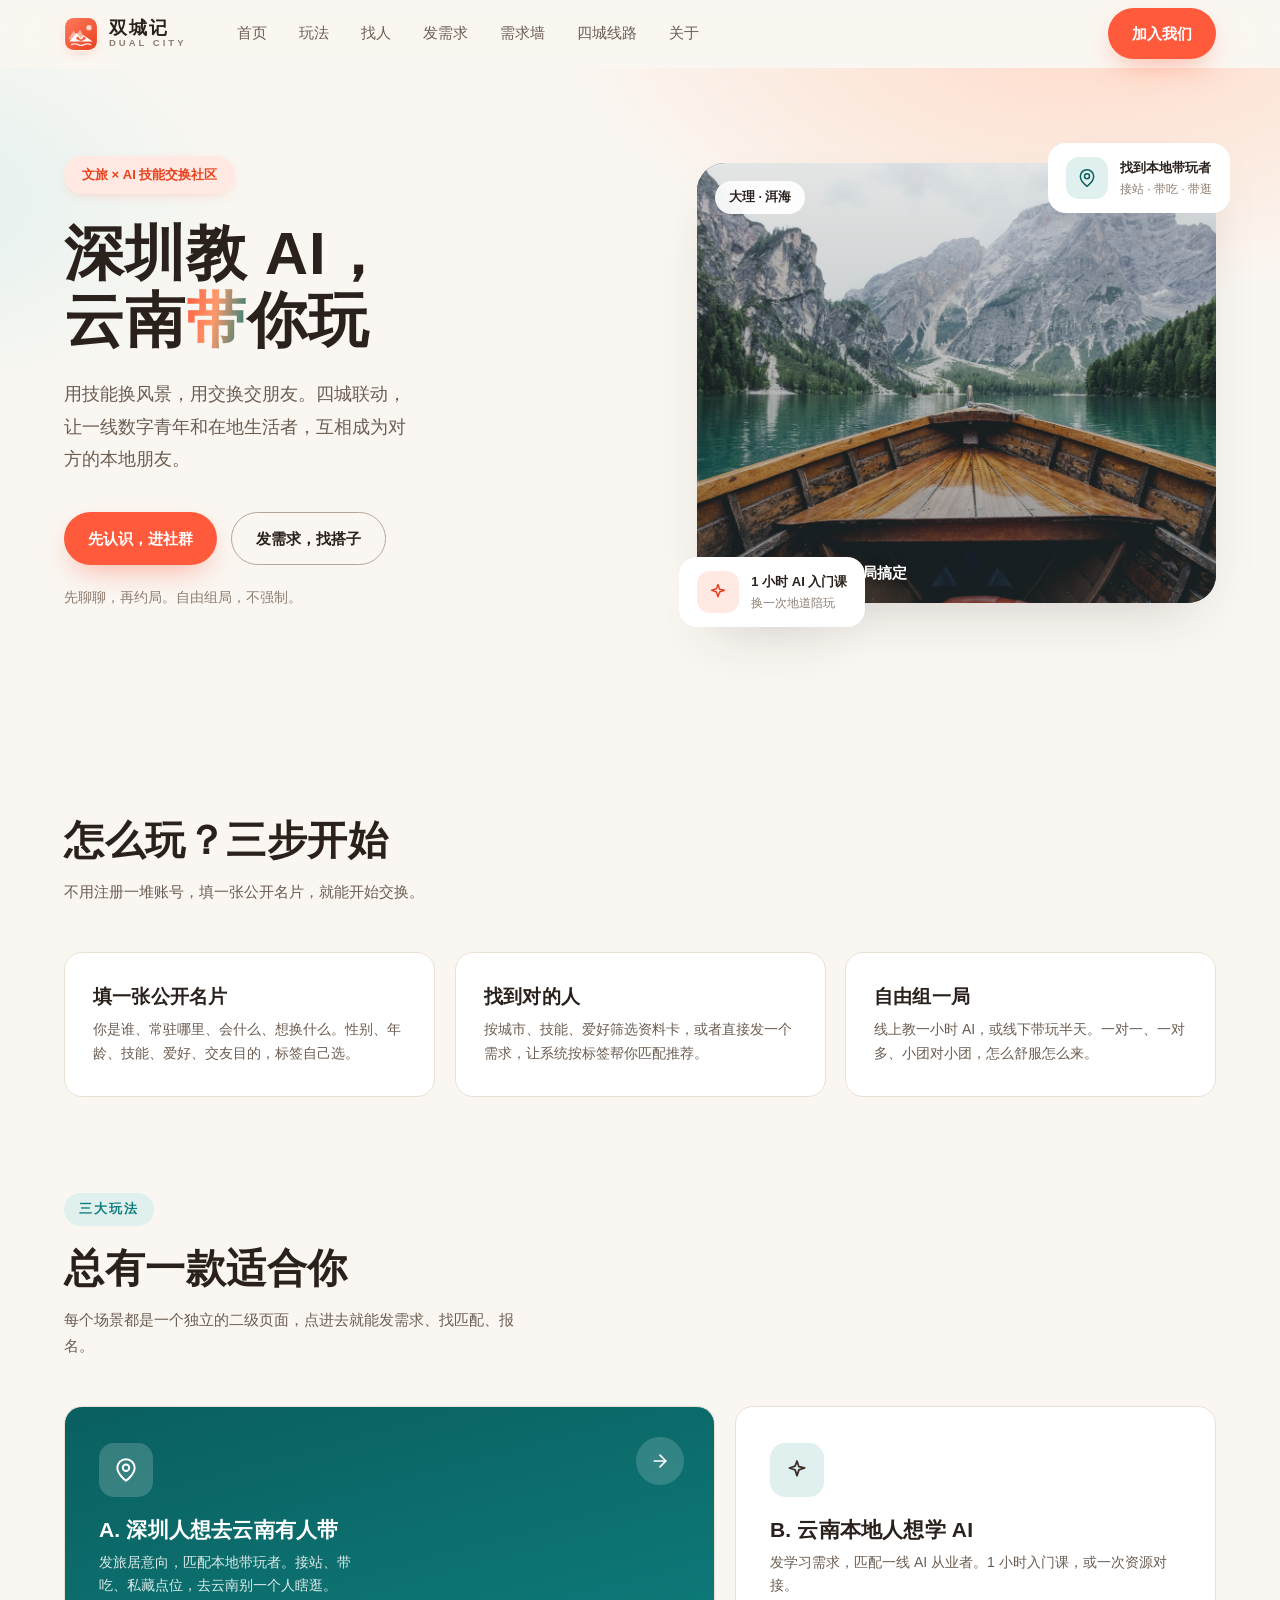
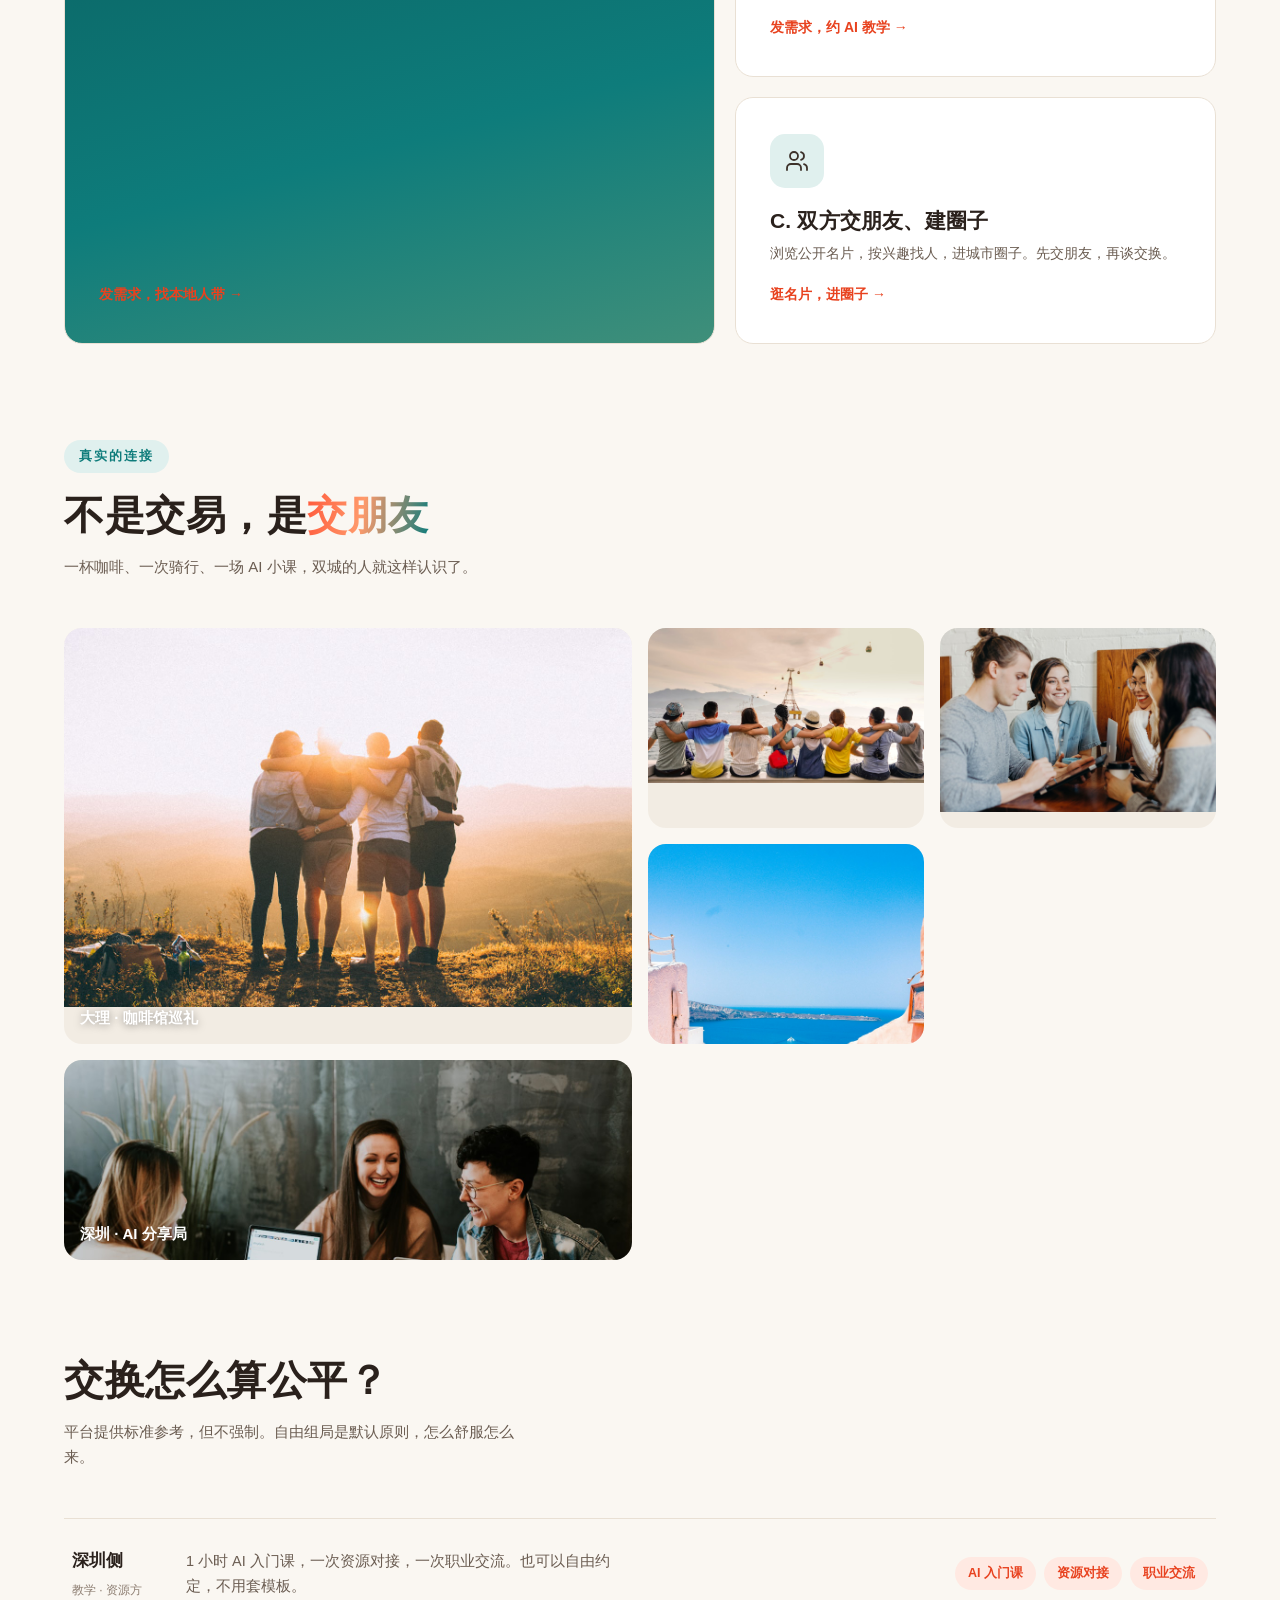
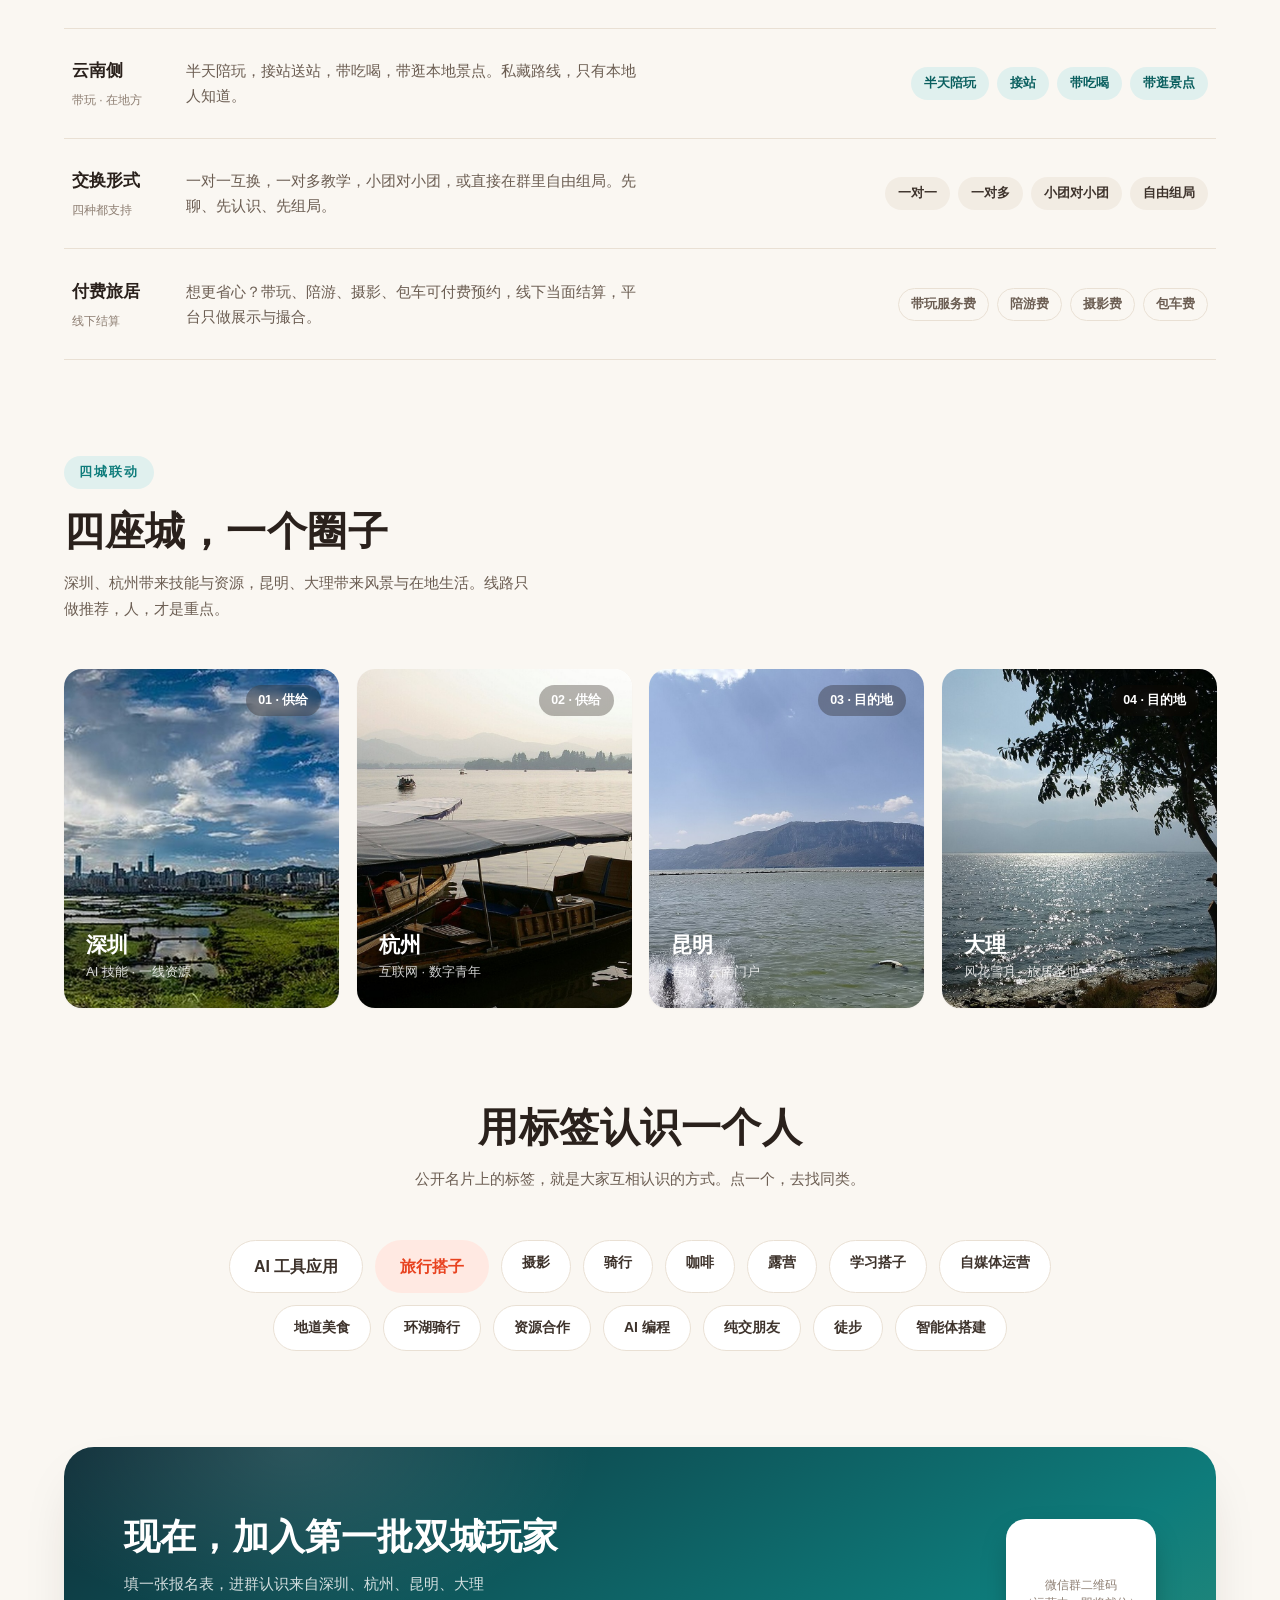
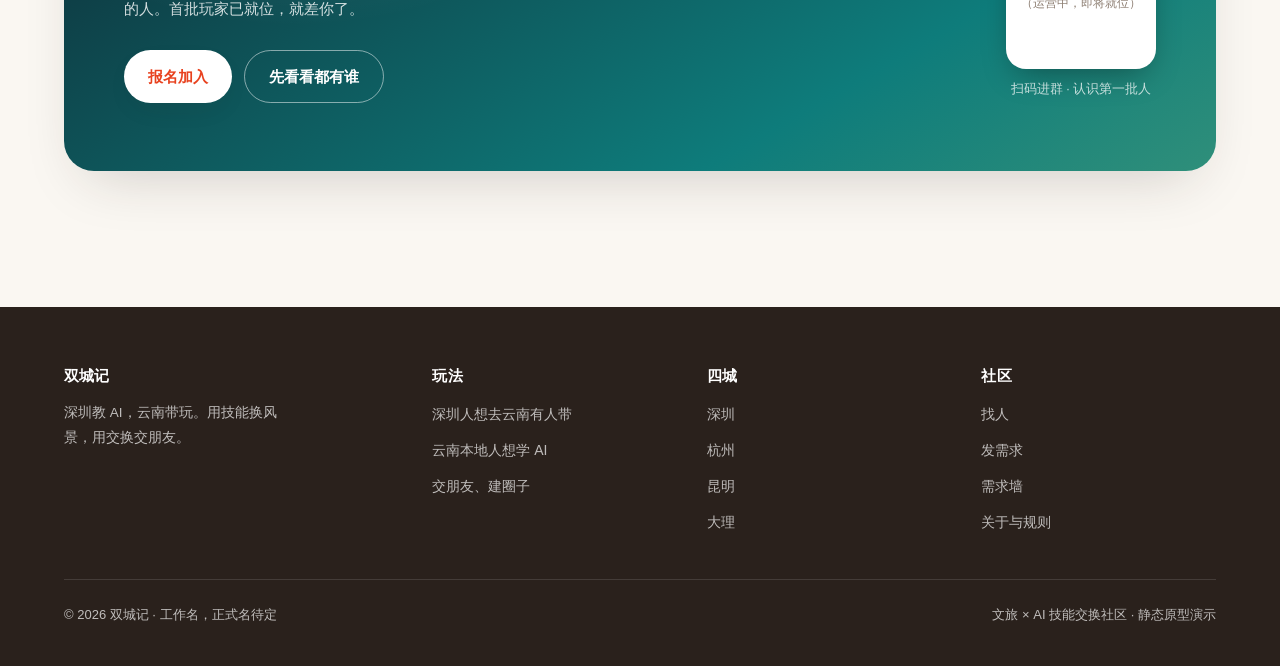
<file: site/index.html>
<!DOCTYPE html>
<html lang="zh-CN">
<head>
<meta charset="UTF-8">
<meta name="viewport" content="width=device-width, initial-scale=1.0">
<title>双城记 · 深圳教 AI，云南带玩</title>
<meta name="description" content="深圳教 AI，云南带玩。用技能换风景，用交换交朋友。深圳 · 杭州 × 昆明 · 大理，四城联动的文旅 × AI 技能交换社区。">
<link rel="icon" href="assets/img/favicon.png">
<link rel="stylesheet" href="assets/css/style.css">
</head>
<body>
<a class="skip-link" href="#main">跳到主要内容</a>
<div class="scroll-progress" aria-hidden="true"></div>

<!-- ============ 导航 ============ -->
<header class="nav">
  <div class="nav__inner">
    <a class="logo" href="index.html" aria-label="双城记 首页">
      <img class="logo-mark" src="assets/img/logo-mark.svg" alt="双城记 Logo" width="34" height="34">
      <span class="logo-txt"><b>双城记</b><small>DUAL CITY</small></span>
    </a>
    <nav class="nav__links" aria-label="主导航">
      <div class="nav__item"><a class="nav__link" href="index.html">首页</a></div>
      <div class="nav__item">
        <a class="nav__link" href="#" aria-haspopup="true" aria-expanded="false">玩法</a>
        <div class="dropdown">
          <a href="scenes/sz-to-yn.html">A. 深圳人想去云南有人带<span class="dd-sub">发需求 · 匹配带玩者 · 报名</span></a>
          <a href="scenes/yn-learn-ai.html">B. 云南本地人想学 AI<span class="dd-sub">发需求 · 匹配教学者 · 报名</span></a>
          <a href="scenes/community.html">C. 双方交朋友、建圈子<span class="dd-sub">浏览资料卡 · 进群 · 组局</span></a>
        </div>
      </div>
      <div class="nav__item"><a class="nav__link" href="people.html">找人</a></div>
      <div class="nav__item"><a class="nav__link" href="demand-new.html">发需求</a></div>
      <div class="nav__item"><a class="nav__link" href="demands.html">需求墙</a></div>
      <div class="nav__item"><a class="nav__link" href="routes.html">四城线路</a></div>
      <div class="nav__item"><a class="nav__link" href="about.html">关于</a></div>
    </nav>
    <a class="btn btn--primary nav__cta magnetic" href="join.html">加入我们</a>
    <button class="nav__burger" aria-label="打开菜单" aria-expanded="false"><span></span><span></span><span></span></button>
  </div>
</header>

<main id="main">
<!-- ============ Hero ============ -->
<section class="hero">
  <div class="container hero__inner">
    <div class="hero__copy">
      <span class="hero__eyebrow fade-up">文旅 × AI 技能交换社区</span>
      <h1 class="fade-up" style="animation-delay:.08s">深圳教 AI，<br>云南<span class="hl grad-text">带</span>你玩</h1>
      <p class="hero__sub fade-up" style="animation-delay:.16s">用技能换风景，用交换交朋友。四城联动，让一线数字青年和在地生活者，互相成为对方的本地朋友。</p>
      <div class="hero__actions fade-up" style="animation-delay:.24s">
        <a class="btn btn--primary magnetic pulse-glow" href="join.html">先认识，进社群</a>
        <a class="btn btn--ghost magnetic" href="demand-new.html">发需求，找搭子</a>
      </div>
      <p class="hero__hint fade-up" style="animation-delay:.32s">先聊聊，再约局。自由组局，不强制。</p>
    </div>
    <div class="hero__visual fade-up" style="animation-delay:.2s">
      <div class="scenery-card blur-up">
        <img src="assets/img/hero-lake.jpg" alt="洱海与苍山风光" loading="eager">
        <span class="scenery-card__tag">大理 · 洱海</span>
        <span class="scenery-card__cap">带玩 · 教学 · 交友，一局搞定</span>
      </div>
      <div class="float-card float-card--top">
        <span class="fc-ico" style="background:var(--teal-soft);color:var(--teal-deep)">
          <svg width="20" height="20" viewBox="0 0 24 24" fill="none" stroke="currentColor" stroke-width="1.8" stroke-linecap="round" stroke-linejoin="round" aria-hidden="true"><path d="M20 10c0 6-8 12-8 12s-8-6-8-12a8 8 0 0 1 16 0Z"/><circle cx="12" cy="10" r="3"/></svg>
        </span>
        <div><div class="fc-t">找到本地带玩者</div><div class="fc-s">接站 · 带吃 · 带逛</div></div>
      </div>
      <div class="float-card float-card--bottom">
        <span class="fc-ico" style="background:var(--accent-soft);color:var(--accent-deep)">
          <svg width="20" height="20" viewBox="0 0 24 24" fill="none" stroke="currentColor" stroke-width="1.8" stroke-linecap="round" stroke-linejoin="round" aria-hidden="true"><path d="M12 3l1.9 5.7L19.6 10l-5.7 1.9L12 17.6l-1.9-5.7L4.4 10l5.7-1.9L12 3Z"/></svg>
        </span>
        <div><div class="fc-t">1 小时 AI 入门课</div><div class="fc-s">换一次地道陪玩</div></div>
      </div>
    </div>
  </div>
</section>

<!-- ============ 玩法三步 ============ -->
<section class="section" aria-labelledby="how-title">
  <div class="container">
    <div class="sec-head reveal">
      <h2 id="how-title">怎么玩？三步开始</h2>
      <p>不用注册一堆账号，填一张公开名片，就能开始交换。</p>
    </div>
    <div class="steps">
      <article class="step spotlight reveal d-1">
        <h3>填一张公开名片</h3>
        <p>你是谁、常驻哪里、会什么、想换什么。性别、年龄、技能、爱好、交友目的，标签自己选。</p>
      </article>
      <article class="step spotlight reveal d-2">
        <h3>找到对的人</h3>
        <p>按城市、技能、爱好筛选资料卡，或者直接发一个需求，让系统按标签帮你匹配推荐。</p>
      </article>
      <article class="step spotlight reveal d-3">
        <h3>自由组一局</h3>
        <p>线上教一小时 AI，或线下带玩半天。一对一、一对多、小团对小团，怎么舒服怎么来。</p>
      </article>
    </div>
  </div>
</section>

<!-- ============ 三大场景 ============ -->
<section class="section" style="padding-top:0" aria-labelledby="scene-title">
  <div class="container">
    <div class="sec-head reveal">
      <span class="pill-label">三大玩法</span>
      <h2 id="scene-title">总有一款适合你</h2>
      <p>每个场景都是一个独立的二级页面，点进去就能发需求、找匹配、报名。</p>
    </div>
    <div class="scene-grid">
      <a class="scene-card scene-card--hero spotlight reveal" href="scenes/sz-to-yn.html">
        <span class="scene-arrow" aria-hidden="true">
          <svg width="20" height="20" viewBox="0 0 24 24" fill="none" stroke="currentColor" stroke-width="2" stroke-linecap="round" stroke-linejoin="round"><path d="M5 12h14"/><path d="m12 5 7 7-7 7"/></svg>
        </span>
        <span class="scene-ico">
          <svg width="26" height="26" viewBox="0 0 24 24" fill="none" stroke="currentColor" stroke-width="1.8" stroke-linecap="round" stroke-linejoin="round" aria-hidden="true"><path d="M20 10c0 6-8 12-8 12s-8-6-8-12a8 8 0 0 1 16 0Z"/><circle cx="12" cy="10" r="3"/></svg>
        </span>
        <h3>A. 深圳人想去云南有人带</h3>
        <p>发旅居意向，匹配本地带玩者。接站、带吃、私藏点位，去云南别一个人瞎逛。</p>
        <span class="scene-go">发需求，找本地人带 →</span>
      </a>
      <a class="scene-card spotlight reveal d-1" href="scenes/yn-learn-ai.html">
        <span class="scene-ico">
          <svg width="24" height="24" viewBox="0 0 24 24" fill="none" stroke="currentColor" stroke-width="1.8" stroke-linecap="round" stroke-linejoin="round" aria-hidden="true"><path d="M12 3l1.9 5.7L19.6 10l-5.7 1.9L12 17.6l-1.9-5.7L4.4 10l5.7-1.9L12 3Z"/></svg>
        </span>
        <h3>B. 云南本地人想学 AI</h3>
        <p>发学习需求，匹配一线 AI 从业者。1 小时入门课，或一次资源对接。</p>
        <span class="scene-go">发需求，约 AI 教学 →</span>
      </a>
      <a class="scene-card spotlight reveal d-2" href="scenes/community.html">
        <span class="scene-ico">
          <svg width="24" height="24" viewBox="0 0 24 24" fill="none" stroke="currentColor" stroke-width="1.8" stroke-linecap="round" stroke-linejoin="round" aria-hidden="true"><path d="M9 7m-4 0a4 4 0 1 0 8 0a4 4 0 1 0-8 0"/><path d="M2 21v-2a4 4 0 0 1 4-4h6a4 4 0 0 1 4 4v2"/><path d="M16 3.13a4 4 0 0 1 0 7.75"/><path d="M22 21v-2a4 4 0 0 0-3-3.87"/></svg>
        </span>
        <h3>C. 双方交朋友、建圈子</h3>
        <p>浏览公开名片，按兴趣找人，进城市圈子。先交朋友，再谈交换。</p>
        <span class="scene-go">逛名片，进圈子 →</span>
      </a>
    </div>
  </div>
</section>

<!-- ============ 温暖社交照片墙 ============ -->
<section class="section" style="padding-top:0" aria-labelledby="warm-title">
  <div class="container">
    <div class="sec-head reveal">
      <span class="pill-label">真实的连接</span>
      <h2 id="warm-title">不是交易，是<span class="grad-text">交朋友</span></h2>
      <p>一杯咖啡、一次骑行、一场 AI 小课，双城的人就这样认识了。</p>
    </div>
    <div class="warm-grid" style="display:grid;grid-template-columns:repeat(4,1fr);grid-auto-rows:200px;gap:16px">
      <div class="img-zoom blur-up tone-img reveal" style="grid-column:span 2;grid-row:span 2;border-radius:var(--r-card);position:relative">
        <img src="assets/img/warm-coffee.jpg" alt="咖啡馆里的朋友" loading="lazy">
        <span style="position:absolute;left:16px;bottom:14px;z-index:2;color:#fff;font-weight:700;text-shadow:0 1px 8px rgb(0 0 0/.4)">大理 · 咖啡馆巡礼</span>
      </div>
      <div class="img-zoom blur-up tone-img reveal d-1" style="border-radius:var(--r-card);position:relative">
        <img src="assets/img/warm-friends.jpg" alt="结伴出游的朋友" loading="lazy">
      </div>
      <div class="img-zoom blur-up tone-img reveal d-2" style="border-radius:var(--r-card);position:relative">
        <img src="assets/img/warm-study.jpg" alt="一起学习" loading="lazy">
      </div>
      <div class="img-zoom blur-up tone-img reveal d-2" style="border-radius:var(--r-card);position:relative">
        <img src="assets/img/travel-hike.jpg" alt="山野徒步" loading="lazy">
      </div>
      <div class="img-zoom blur-up tone-img reveal d-3" style="grid-column:span 2;border-radius:var(--r-card);position:relative">
        <img src="assets/img/warm-team.jpg" alt="团队交流" loading="lazy">
        <span style="position:absolute;left:16px;bottom:14px;z-index:2;color:#fff;font-weight:700;text-shadow:0 1px 8px rgb(0 0 0/.4)">深圳 · AI 分享局</span>
      </div>
    </div>
  </div>
</section>

<!-- ============ 交换形式 ============ -->
<section class="section" style="padding-top:0" aria-labelledby="ex-title">
  <div class="container">
    <div class="sec-head reveal">
      <h2 id="ex-title">交换怎么算公平？</h2>
      <p>平台提供标准参考，但不强制。自由组局是默认原则，怎么舒服怎么来。</p>
    </div>
    <div class="exchange">
      <div class="exchange-row reveal">
        <div class="ex-name">深圳侧<small>教学 · 资源方</small></div>
        <p class="ex-desc">1 小时 AI 入门课，一次资源对接，一次职业交流。也可以自由约定，不用套模板。</p>
        <div class="ex-tags">
          <span class="tag tag--accent">AI 入门课</span>
          <span class="tag tag--accent">资源对接</span>
          <span class="tag tag--accent">职业交流</span>
        </div>
      </div>
      <div class="exchange-row reveal">
        <div class="ex-name">云南侧<small>带玩 · 在地方</small></div>
        <p class="ex-desc">半天陪玩，接站送站，带吃喝，带逛本地景点。私藏路线，只有本地人知道。</p>
        <div class="ex-tags">
          <span class="tag tag--teal">半天陪玩</span>
          <span class="tag tag--teal">接站</span>
          <span class="tag tag--teal">带吃喝</span>
          <span class="tag tag--teal">带逛景点</span>
        </div>
      </div>
      <div class="exchange-row reveal">
        <div class="ex-name">交换形式<small>四种都支持</small></div>
        <p class="ex-desc">一对一互换，一对多教学，小团对小团，或直接在群里自由组局。先聊、先认识、先组局。</p>
        <div class="ex-tags">
          <span class="tag">一对一</span>
          <span class="tag">一对多</span>
          <span class="tag">小团对小团</span>
          <span class="tag">自由组局</span>
        </div>
      </div>
      <div class="exchange-row reveal">
        <div class="ex-name">付费旅居<small>线下结算</small></div>
        <p class="ex-desc">想更省心？带玩、陪游、摄影、包车可付费预约，线下当面结算，平台只做展示与撮合。</p>
        <div class="ex-tags">
          <span class="tag tag--outline">带玩服务费</span>
          <span class="tag tag--outline">陪游费</span>
          <span class="tag tag--outline">摄影费</span>
          <span class="tag tag--outline">包车费</span>
        </div>
      </div>
    </div>
  </div>
</section>

<!-- ============ 四城联动 ============ -->
<section class="section" style="padding-top:0" aria-labelledby="city-title">
  <div class="container">
    <div class="sec-head reveal">
      <span class="pill-label">四城联动</span>
      <h2 id="city-title">四座城，一个圈子</h2>
      <p>深圳、杭州带来技能与资源，昆明、大理带来风景与在地生活。线路只做推荐，人，才是重点。</p>
    </div>
    <div class="cities">
      <a class="city-card blur-up tone-img reveal d-1" href="routes.html">
        <img src="assets/img/city-shenzhen.jpg" alt="深圳城市天际线" loading="lazy">
        <span class="city-num">01 · 供给</span>
        <div class="city-meta"><h3>深圳</h3><p>AI 技能 · 一线资源</p></div>
      </a>
      <a class="city-card blur-up tone-img reveal d-2" href="routes.html">
        <img src="assets/img/city-hangzhou.jpg" alt="杭州城市风光" loading="lazy">
        <span class="city-num">02 · 供给</span>
        <div class="city-meta"><h3>杭州</h3><p>互联网 · 数字青年</p></div>
      </a>
      <a class="city-card blur-up tone-img reveal d-3" href="routes.html">
        <img src="assets/img/city-kunming.jpg" alt="昆明滇池风光" loading="lazy">
        <span class="city-num">03 · 目的地</span>
        <div class="city-meta"><h3>昆明</h3><p>春城 · 云南门户</p></div>
      </a>
      <a class="city-card blur-up tone-img reveal d-4" href="routes.html">
        <img src="assets/img/city-dali.jpg" alt="大理苍山洱海" loading="lazy">
        <span class="city-num">04 · 目的地</span>
        <div class="city-meta"><h3>大理</h3><p>风花雪月 · 旅居圣地</p></div>
      </a>
    </div>
  </div>
</section>

<!-- ============ 标签云 ============ -->
<section class="section" style="padding-top:0" aria-labelledby="tag-title">
  <div class="container">
    <div class="sec-head sec-head--center reveal">
      <h2 id="tag-title">用标签认识一个人</h2>
      <p>公开名片上的标签，就是大家互相认识的方式。点一个，去找同类。</p>
    </div>
    <div class="tag-cloud">
      <a class="tc tc--big reveal" href="people.html">AI 工具应用</a>
      <a class="tc tc--big tc--accent reveal d-1" href="people.html">旅行搭子</a>
      <a class="tc reveal d-1" href="people.html">摄影</a>
      <a class="tc reveal d-2" href="people.html">骑行</a>
      <a class="tc reveal d-2" href="people.html">咖啡</a>
      <a class="tc reveal d-3" href="people.html">露营</a>
      <a class="tc reveal d-3" href="people.html">学习搭子</a>
      <a class="tc reveal d-4" href="people.html">自媒体运营</a>
      <a class="tc reveal d-4" href="people.html">地道美食</a>
      <a class="tc reveal d-5" href="people.html">环湖骑行</a>
      <a class="tc reveal d-5" href="people.html">资源合作</a>
      <a class="tc reveal d-6" href="people.html">AI 编程</a>
      <a class="tc reveal d-6" href="people.html">纯交朋友</a>
      <a class="tc reveal d-6" href="people.html">徒步</a>
      <a class="tc reveal d-6" href="people.html">智能体搭建</a>
    </div>
  </div>
</section>

<!-- ============ CTA 收口 ============ -->
<section class="section" style="padding-top:0">
  <div class="container">
    <div class="cta-band reveal">
      <div>
        <h2>现在，加入第一批双城玩家</h2>
        <p>填一张报名表，进群认识来自深圳、杭州、昆明、大理的人。首批玩家已就位，就差你了。</p>
        <div class="cta-actions">
          <a class="btn btn--light magnetic" href="join.html">报名加入</a>
          <a class="btn btn--ghost" href="people.html" style="color:#fff;border-color:rgb(255 255 255/.5)">先看看都有谁</a>
        </div>
      </div>
      <div class="cta-qr">
        <div class="qr-box"><span>微信群二维码<br>（运营中，即将就位）</span></div>
        <small>扫码进群 · 认识第一批人</small>
      </div>
    </div>
  </div>
</section>
</main>

<!-- ============ 页脚 ============ -->
<footer class="footer">
  <div class="container">
    <div class="footer__grid">
      <div class="f-brand">
        <h4>双城记</h4>
        <p>深圳教 AI，云南带玩。用技能换风景，用交换交朋友。</p>
      </div>
      <div>
        <h4>玩法</h4>
        <ul>
          <li><a href="scenes/sz-to-yn.html">深圳人想去云南有人带</a></li>
          <li><a href="scenes/yn-learn-ai.html">云南本地人想学 AI</a></li>
          <li><a href="scenes/community.html">交朋友、建圈子</a></li>
        </ul>
      </div>
      <div>
        <h4>四城</h4>
        <ul>
          <li><a href="routes.html">深圳</a></li>
          <li><a href="routes.html">杭州</a></li>
          <li><a href="routes.html">昆明</a></li>
          <li><a href="routes.html">大理</a></li>
        </ul>
      </div>
      <div>
        <h4>社区</h4>
        <ul>
          <li><a href="people.html">找人</a></li>
          <li><a href="demand-new.html">发需求</a></li>
          <li><a href="demands.html">需求墙</a></li>
          <li><a href="about.html">关于与规则</a></li>
        </ul>
      </div>
    </div>
    <div class="f-bottom">
      <span>© <span data-year></span> 双城记 · 工作名，正式名待定</span>
      <span>文旅 × AI 技能交换社区 · 静态原型演示</span>
    </div>
  </div>
</footer>

<script src="assets/js/main.js"></script>
</body>
</html>
</file>
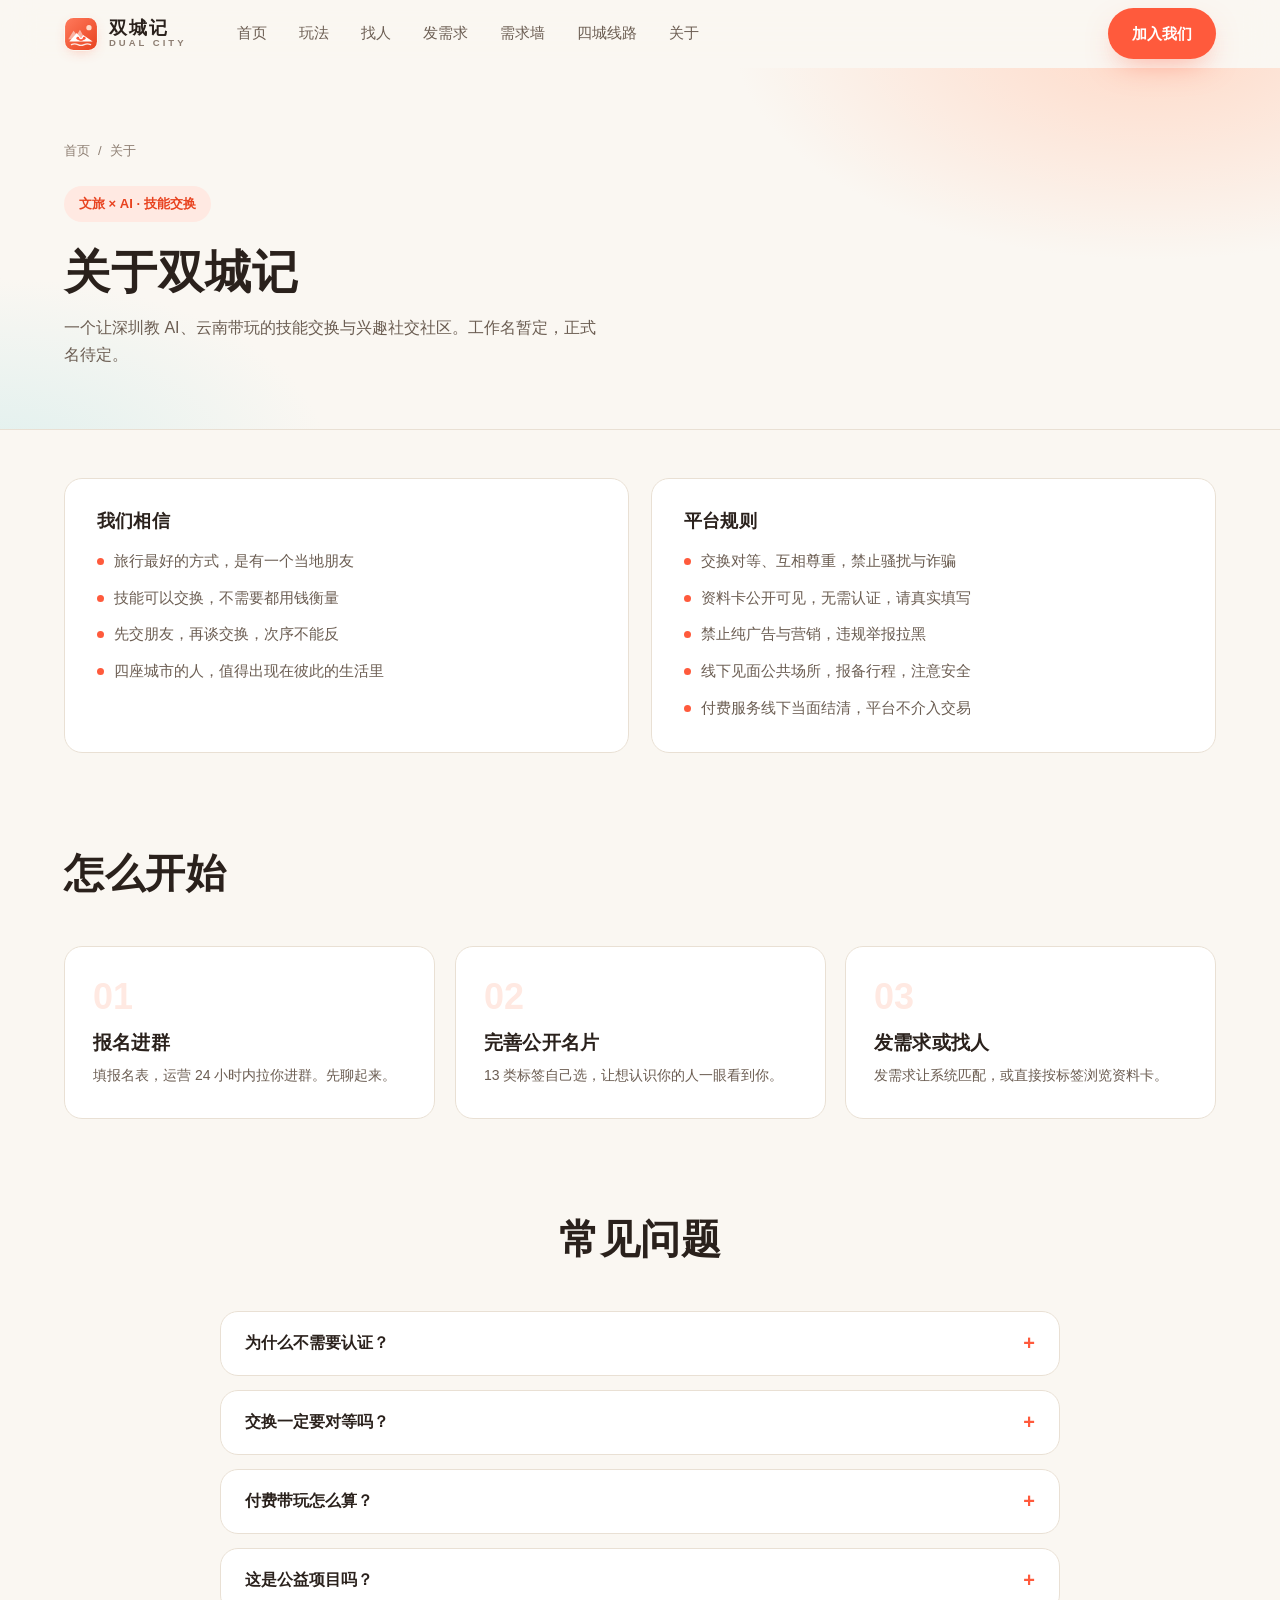
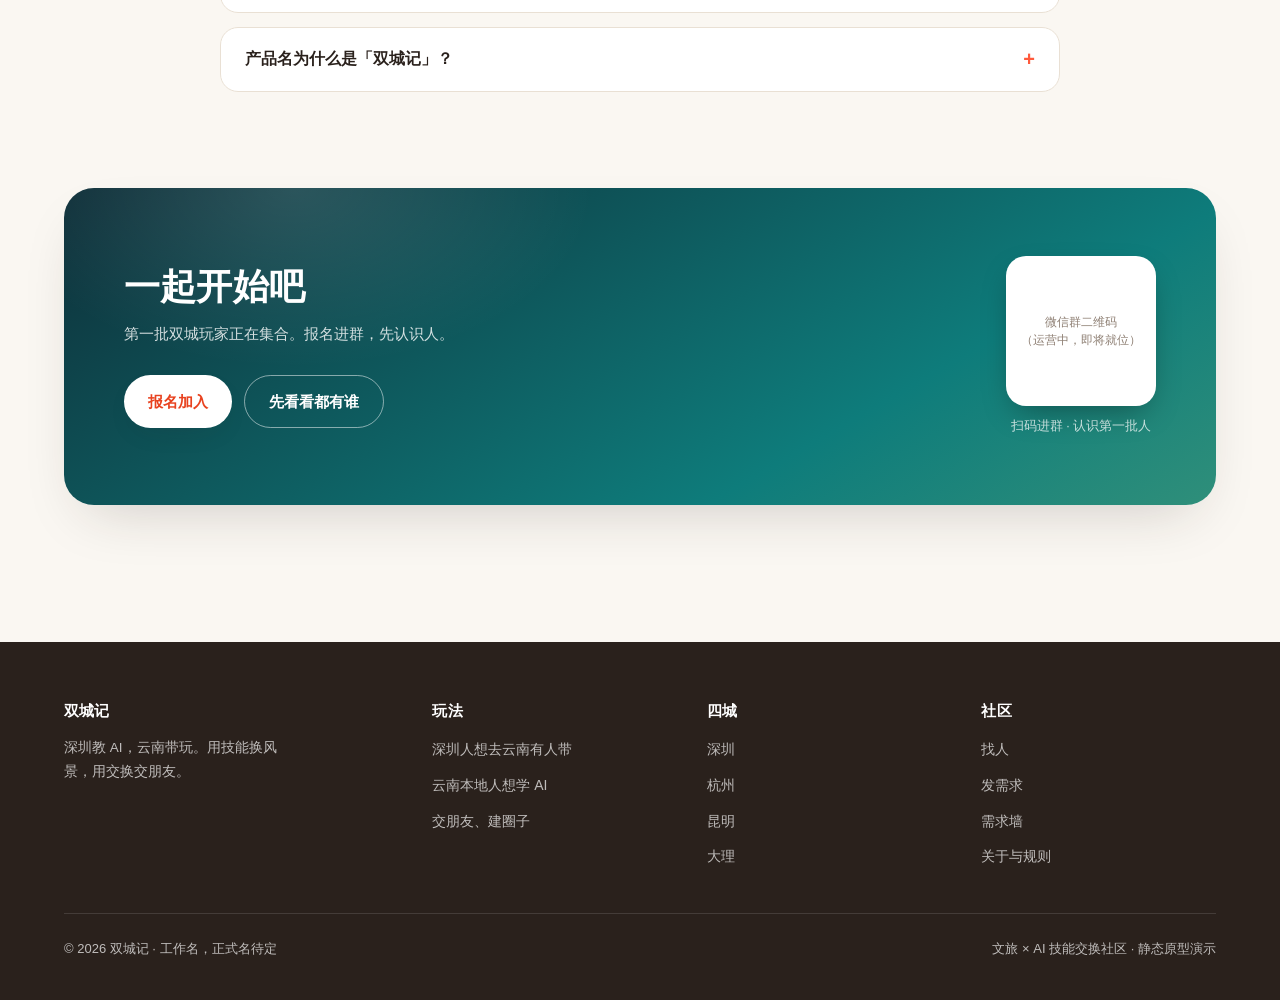
<file: site/about.html>
<!DOCTYPE html>
<html lang="zh-CN">
<head>
<meta charset="UTF-8">
<meta name="viewport" content="width=device-width, initial-scale=1.0">
<title>关于与规则 · 双城记</title>
<meta name="description" content="双城记是什么、怎么玩、平台规则与安全提示。">
<link rel="icon" href="assets/img/favicon.png">
<link rel="stylesheet" href="assets/css/style.css">
</head>
<body>
<a class="skip-link" href="#main">跳到主要内容</a>
<div class="scroll-progress" aria-hidden="true"></div>

<header class="nav">
  <div class="nav__inner">
    <a class="logo" href="index.html" aria-label="双城记 首页">
      <img class="logo-mark" src="assets/img/logo-mark.svg" alt="双城记 Logo" width="34" height="34">
      <span class="logo-txt"><b>双城记</b><small>DUAL CITY</small></span>
    </a>
    <nav class="nav__links" aria-label="主导航">
      <div class="nav__item"><a class="nav__link" href="index.html">首页</a></div>
      <div class="nav__item">
        <a class="nav__link" href="#" aria-haspopup="true" aria-expanded="false">玩法</a>
        <div class="dropdown">
          <a href="scenes/sz-to-yn.html">A. 深圳人想去云南有人带<span class="dd-sub">发需求 · 匹配带玩者 · 报名</span></a>
          <a href="scenes/yn-learn-ai.html">B. 云南本地人想学 AI<span class="dd-sub">发需求 · 匹配教学者 · 报名</span></a>
          <a href="scenes/community.html">C. 双方交朋友、建圈子<span class="dd-sub">浏览资料卡 · 进群 · 组局</span></a>
        </div>
      </div>
      <div class="nav__item"><a class="nav__link" href="people.html">找人</a></div>
      <div class="nav__item"><a class="nav__link" href="demand-new.html">发需求</a></div>
      <div class="nav__item"><a class="nav__link" href="demands.html">需求墙</a></div>
      <div class="nav__item"><a class="nav__link" href="routes.html">四城线路</a></div>
      <div class="nav__item"><a class="nav__link" href="about.html">关于</a></div>
    </nav>
    <a class="btn btn--primary nav__cta magnetic" href="join.html">加入我们</a>
    <button class="nav__burger" aria-label="打开菜单" aria-expanded="false"><span></span><span></span><span></span></button>
  </div>
</header>
<main id="main">
<section class="page-hero">
  <div class="container">
    <nav class="breadcrumb" aria-label="面包屑"><a href="index.html">首页</a> <span>/</span> <span>关于</span></nav>
    <span class="ph-eyebrow">文旅 × AI · 技能交换</span>
    <h1>关于双城记</h1>
    <p>一个让深圳教 AI、云南带玩的技能交换与兴趣社交社区。工作名暂定，正式名待定。</p>
  </div>
</section>

<section class="section" style="padding-top:48px">
  <div class="container">
    <div class="split-2">
      <div class="info-panel reveal">
        <h3>我们相信</h3>
        <ul>
          <li>旅行最好的方式，是有一个当地朋友</li>
          <li>技能可以交换，不需要都用钱衡量</li>
          <li>先交朋友，再谈交换，次序不能反</li>
          <li>四座城市的人，值得出现在彼此的生活里</li>
        </ul>
      </div>
      <div class="info-panel reveal">
        <h3>平台规则</h3>
        <ul>
          <li>交换对等、互相尊重，禁止骚扰与诈骗</li>
          <li>资料卡公开可见，无需认证，请真实填写</li>
          <li>禁止纯广告与营销，违规举报拉黑</li>
          <li>线下见面公共场所，报备行程，注意安全</li>
          <li>付费服务线下当面结清，平台不介入交易</li>
        </ul>
      </div>
    </div>
  </div>
</section>

<section class="section" style="padding-top:0">
  <div class="container">
    <div class="sec-head">
      <h2>怎么开始</h2>
    </div>
    <div class="steps">
      <article class="step reveal">
        <h3>报名进群</h3>
        <p>填报名表，运营 24 小时内拉你进群。先聊起来。</p>
      </article>
      <article class="step reveal">
        <h3>完善公开名片</h3>
        <p>13 类标签自己选，让想认识你的人一眼看到你。</p>
      </article>
      <article class="step reveal">
        <h3>发需求或找人</h3>
        <p>发需求让系统匹配，或直接按标签浏览资料卡。</p>
      </article>
    </div>
  </div>
</section>

<section class="section" style="padding-top:0">
  <div class="container">
    <div class="sec-head sec-head--center">
      <h2>常见问题</h2>
    </div>
    <div class="faq-list">
      <div class="faq-item reveal">
        <button class="faq-q" aria-expanded="false">为什么不需要认证？<span class="faq-plus" aria-hidden="true">+</span></button>
        <div class="faq-a">我们不想让认证门槛挡住交朋友。资料卡公开、社群真实互动、举报黑名单机制，就是我们的信任体系。</div>
      </div>
      <div class="faq-item reveal">
        <button class="faq-q" aria-expanded="false">交换一定要对等吗？<span class="faq-plus" aria-hidden="true">+</span></button>
        <div class="faq-a">不强制。平台提供标准参考（深圳侧：1 小时 AI 入门课、一次资源对接；云南侧：半天陪玩、接站带吃喝），但自由约定才是常态。</div>
      </div>
      <div class="faq-item reveal">
        <button class="faq-q" aria-expanded="false">付费带玩怎么算？<span class="faq-plus" aria-hidden="true">+</span></button>
        <div class="faq-a">带玩、陪游、摄影、包车可付费预约，线下当面结清。V1 平台只做展示与撮合，不抽成、不介入交易。</div>
      </div>
      <div class="faq-item reveal">
        <button class="faq-q" aria-expanded="false">这是公益项目吗？<span class="faq-plus" aria-hidden="true">+</span></button>
        <div class="faq-a">现在是以兴趣社区和技能交换为核心的创业项目，未来可能演变为课程、本地体验、企业游学、会员社群等。V1 阶段先跑通交换和社区。</div>
      </div>
      <div class="faq-item reveal">
        <button class="faq-q" aria-expanded="false">产品名为什么是「双城记」？<span class="faq-plus" aria-hidden="true">+</span></button>
        <div class="faq-a">只是工作名，代表深圳/杭州与昆明/大理的双城联动。正式名还在候选（AI 城市链接、AI 文旅、双城联动等方向），确定后会全局替换。</div>
      </div>
    </div>
  </div>
</section>

<section class="section" style="padding-top:0">
  <div class="container">
    <div class="cta-band reveal">
      <div>
        <h2>一起开始吧</h2>
        <p>第一批双城玩家正在集合。报名进群，先认识人。</p>
        <div class="cta-actions">
          <a class="btn btn--light" href="join.html">报名加入</a>
          <a class="btn btn--ghost" href="people.html" style="color:#fff;border-color:rgb(255 255 255/.5)">先看看都有谁</a>
        </div>
      </div>
      <div class="cta-qr">
        <div class="qr-box"><span>微信群二维码<br>（运营中，即将就位）</span></div>
        <small>扫码进群 · 认识第一批人</small>
      </div>
    </div>
  </div>
</section>
</main>

<footer class="footer">
  <div class="container">
    <div class="footer__grid">
      <div class="f-brand">
        <h4>双城记</h4>
        <p>深圳教 AI，云南带玩。用技能换风景，用交换交朋友。</p>
      </div>
      <div>
        <h4>玩法</h4>
        <ul>
          <li><a href="scenes/sz-to-yn.html">深圳人想去云南有人带</a></li>
          <li><a href="scenes/yn-learn-ai.html">云南本地人想学 AI</a></li>
          <li><a href="scenes/community.html">交朋友、建圈子</a></li>
        </ul>
      </div>
      <div>
        <h4>四城</h4>
        <ul>
          <li><a href="routes.html">深圳</a></li>
          <li><a href="routes.html">杭州</a></li>
          <li><a href="routes.html">昆明</a></li>
          <li><a href="routes.html">大理</a></li>
        </ul>
      </div>
      <div>
        <h4>社区</h4>
        <ul>
          <li><a href="people.html">找人</a></li>
          <li><a href="demand-new.html">发需求</a></li>
          <li><a href="demands.html">需求墙</a></li>
          <li><a href="about.html">关于与规则</a></li>
        </ul>
      </div>
    </div>
    <div class="f-bottom">
      <span>© <span data-year></span> 双城记 · 工作名，正式名待定</span>
      <span>文旅 × AI 技能交换社区 · 静态原型演示</span>
    </div>
  </div>
</footer>
<script src="assets/js/main.js"></script>
</body>
</html>
</file>
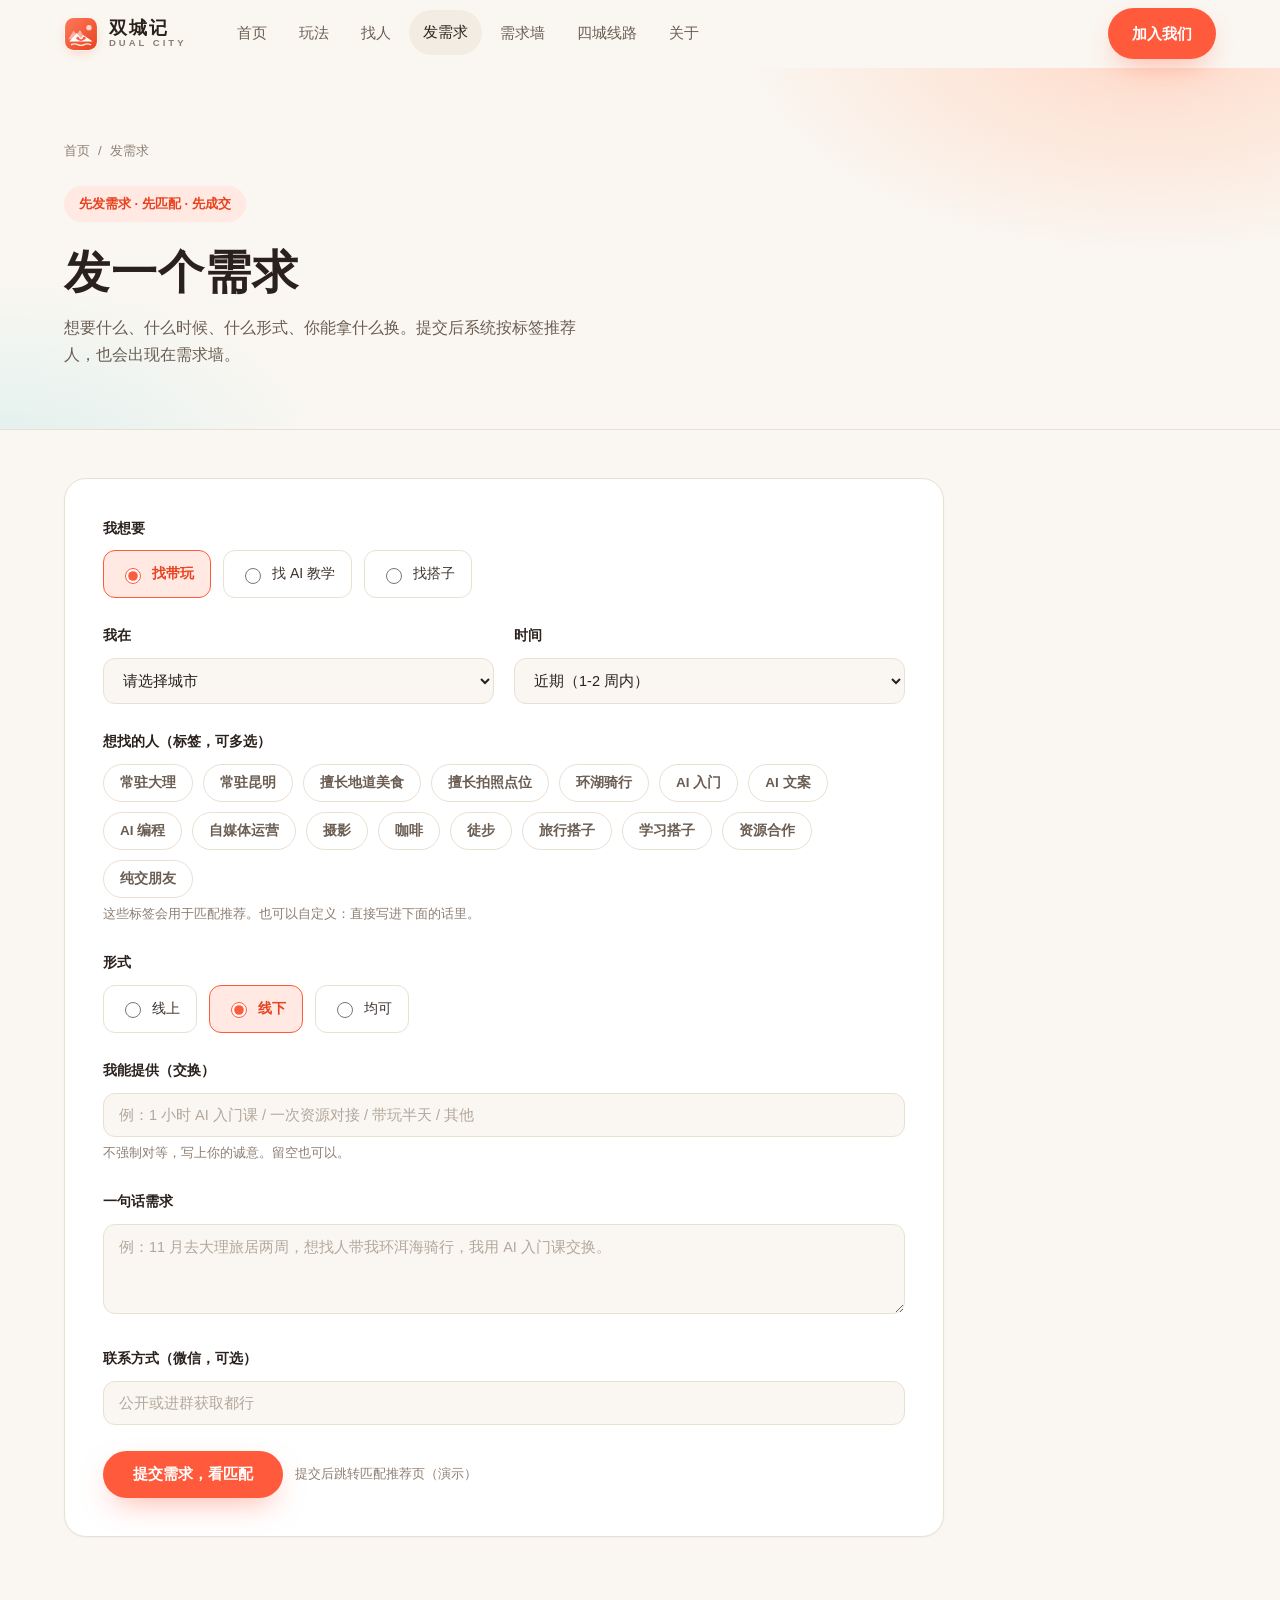
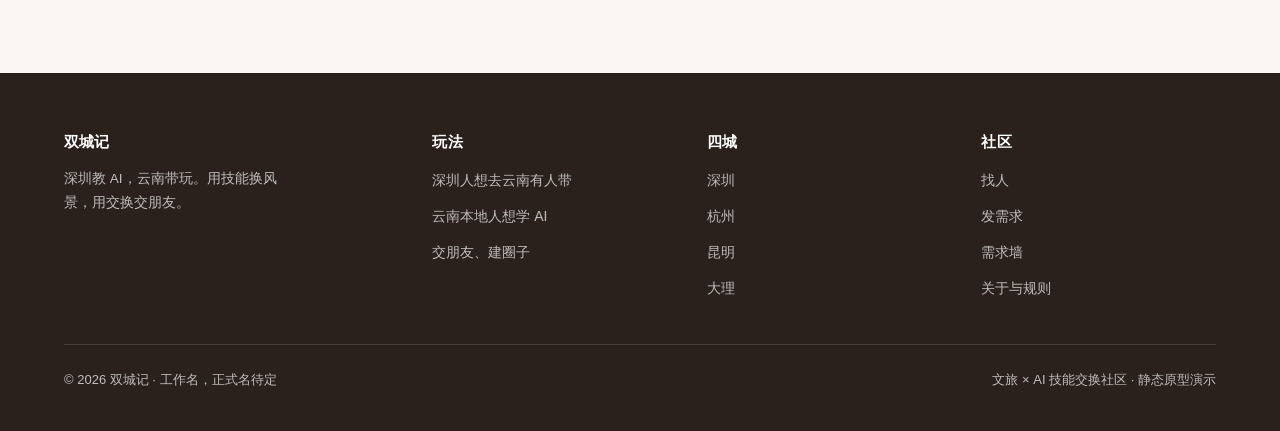
<file: site/demand-new.html>
<!DOCTYPE html>
<html lang="zh-CN">
<head>
<meta charset="UTF-8">
<meta name="viewport" content="width=device-width, initial-scale=1.0">
<title>发需求 · 双城记</title>
<meta name="description" content="发一个需求，让系统按标签帮你匹配推荐。找带玩、找 AI 教学、找搭子。">
<link rel="icon" href="assets/img/favicon.png">
<link rel="stylesheet" href="assets/css/style.css">
</head>
<body>
<a class="skip-link" href="#main">跳到主要内容</a>
<div class="scroll-progress" aria-hidden="true"></div>

<header class="nav">
  <div class="nav__inner">
    <a class="logo" href="index.html" aria-label="双城记 首页">
      <img class="logo-mark" src="assets/img/logo-mark.svg" alt="双城记 Logo" width="34" height="34">
      <span class="logo-txt"><b>双城记</b><small>DUAL CITY</small></span>
    </a>
    <nav class="nav__links" aria-label="主导航">
      <div class="nav__item"><a class="nav__link" href="index.html">首页</a></div>
      <div class="nav__item">
        <a class="nav__link" href="#" aria-haspopup="true" aria-expanded="false">玩法</a>
        <div class="dropdown">
          <a href="scenes/sz-to-yn.html">A. 深圳人想去云南有人带<span class="dd-sub">发需求 · 匹配带玩者 · 报名</span></a>
          <a href="scenes/yn-learn-ai.html">B. 云南本地人想学 AI<span class="dd-sub">发需求 · 匹配教学者 · 报名</span></a>
          <a href="scenes/community.html">C. 双方交朋友、建圈子<span class="dd-sub">浏览资料卡 · 进群 · 组局</span></a>
        </div>
      </div>
      <div class="nav__item"><a class="nav__link" href="people.html">找人</a></div>
      <div class="nav__item"><a class="nav__link is-active" href="demand-new.html">发需求</a></div>
      <div class="nav__item"><a class="nav__link" href="demands.html">需求墙</a></div>
      <div class="nav__item"><a class="nav__link" href="routes.html">四城线路</a></div>
      <div class="nav__item"><a class="nav__link" href="about.html">关于</a></div>
    </nav>
    <a class="btn btn--primary nav__cta magnetic" href="join.html">加入我们</a>
    <button class="nav__burger" aria-label="打开菜单" aria-expanded="false"><span></span><span></span><span></span></button>
  </div>
</header>

<main id="main">
<section class="page-hero">
  <div class="container">
    <nav class="breadcrumb" aria-label="面包屑"><a href="index.html">首页</a> <span>/</span> <span>发需求</span></nav>
    <span class="ph-eyebrow">先发需求 · 先匹配 · 先成交</span>
    <h1>发一个需求</h1>
    <p>想要什么、什么时候、什么形式、你能拿什么换。提交后系统按标签推荐人，也会出现在需求墙。</p>
  </div>
</section>

<section class="section" style="padding-top:48px">
  <div class="container">
    <form class="form-card form-card--wide" id="demand-form" novalidate>
      <div class="field">
        <label>我想要</label>
        <div class="radio-row">
          <label class="radio-box"><input type="radio" name="want" value="找带玩" checked>找带玩</label>
          <label class="radio-box"><input type="radio" name="want" value="找 AI 教学">找 AI 教学</label>
          <label class="radio-box"><input type="radio" name="want" value="找搭子">找搭子</label>
        </div>
      </div>

      <div class="field-row">
        <div class="field">
          <label for="dm-loc">我在</label>
          <select class="input" id="dm-loc" name="location" required>
            <option value="">请选择城市</option>
            <option>深圳</option>
            <option>杭州</option>
            <option>昆明</option>
            <option>大理</option>
            <option>其他</option>
          </select>
          <p class="err-msg">请选择你所在的城市</p>
        </div>
        <div class="field">
          <label for="dm-time">时间</label>
          <select class="input" id="dm-time" name="time">
            <option>近期（1-2 周内）</option>
            <option>本周末</option>
            <option>下个月</option>
            <option>旅居期间</option>
          </select>
        </div>
      </div>

      <div class="field">
        <label>想找的人（标签，可多选）</label>
        <div class="chip-group" id="dm-tags">
          <button type="button" class="chip"><input type="checkbox" name="tags" value="常驻大理">常驻大理</button>
          <button type="button" class="chip"><input type="checkbox" name="tags" value="常驻昆明">常驻昆明</button>
          <button type="button" class="chip"><input type="checkbox" name="tags" value="擅长地道美食">擅长地道美食</button>
          <button type="button" class="chip"><input type="checkbox" name="tags" value="擅长拍照点位">擅长拍照点位</button>
          <button type="button" class="chip"><input type="checkbox" name="tags" value="环湖骑行">环湖骑行</button>
          <button type="button" class="chip"><input type="checkbox" name="tags" value="AI 入门">AI 入门</button>
          <button type="button" class="chip"><input type="checkbox" name="tags" value="AI 文案">AI 文案</button>
          <button type="button" class="chip"><input type="checkbox" name="tags" value="AI 编程">AI 编程</button>
          <button type="button" class="chip"><input type="checkbox" name="tags" value="自媒体运营">自媒体运营</button>
          <button type="button" class="chip"><input type="checkbox" name="tags" value="摄影">摄影</button>
          <button type="button" class="chip"><input type="checkbox" name="tags" value="咖啡">咖啡</button>
          <button type="button" class="chip"><input type="checkbox" name="tags" value="徒步">徒步</button>
          <button type="button" class="chip"><input type="checkbox" name="tags" value="旅行搭子">旅行搭子</button>
          <button type="button" class="chip"><input type="checkbox" name="tags" value="学习搭子">学习搭子</button>
          <button type="button" class="chip"><input type="checkbox" name="tags" value="资源合作">资源合作</button>
          <button type="button" class="chip"><input type="checkbox" name="tags" value="纯交朋友">纯交朋友</button>
        </div>
        <p class="hint">这些标签会用于匹配推荐。也可以自定义：直接写进下面的话里。</p>
      </div>

      <div class="field">
        <label for="dm-form">形式</label>
        <div class="radio-row">
          <label class="radio-box"><input type="radio" name="form" value="线上">线上</label>
          <label class="radio-box"><input type="radio" name="form" value="线下" checked>线下</label>
          <label class="radio-box"><input type="radio" name="form" value="均可">均可</label>
        </div>
      </div>

      <div class="field">
        <label for="dm-offer">我能提供（交换）</label>
        <input class="input" id="dm-offer" name="offer" placeholder="例：1 小时 AI 入门课 / 一次资源对接 / 带玩半天 / 其他">
        <p class="hint">不强制对等，写上你的诚意。留空也可以。</p>
      </div>

      <div class="field">
        <label for="dm-desc">一句话需求</label>
        <textarea class="input" id="dm-desc" name="desc" placeholder="例：11 月去大理旅居两周，想找人带我环洱海骑行，我用 AI 入门课交换。" required></textarea>
        <p class="err-msg">写一句话，让大家知道你想要什么</p>
      </div>

      <div class="field">
        <label for="dm-contact">联系方式（微信，可选）</label>
        <input class="input" id="dm-contact" name="contact" placeholder="公开或进群获取都行">
      </div>

      <div style="display:flex;gap:12px;align-items:center;flex-wrap:wrap">
        <button class="btn btn--primary" type="submit" style="padding:14px 30px">提交需求，看匹配</button>
        <span style="color:var(--ink-400);font-size:13px">提交后跳转匹配推荐页（演示）</span>
      </div>
    </form>
  </div>
</section>
</main>

<footer class="footer">
  <div class="container">
    <div class="footer__grid">
      <div class="f-brand">
        <h4>双城记</h4>
        <p>深圳教 AI，云南带玩。用技能换风景，用交换交朋友。</p>
      </div>
      <div>
        <h4>玩法</h4>
        <ul>
          <li><a href="scenes/sz-to-yn.html">深圳人想去云南有人带</a></li>
          <li><a href="scenes/yn-learn-ai.html">云南本地人想学 AI</a></li>
          <li><a href="scenes/community.html">交朋友、建圈子</a></li>
        </ul>
      </div>
      <div>
        <h4>四城</h4>
        <ul>
          <li><a href="routes.html">深圳</a></li>
          <li><a href="routes.html">杭州</a></li>
          <li><a href="routes.html">昆明</a></li>
          <li><a href="routes.html">大理</a></li>
        </ul>
      </div>
      <div>
        <h4>社区</h4>
        <ul>
          <li><a href="people.html">找人</a></li>
          <li><a href="demand-new.html">发需求</a></li>
          <li><a href="demands.html">需求墙</a></li>
          <li><a href="about.html">关于与规则</a></li>
        </ul>
      </div>
    </div>
    <div class="f-bottom">
      <span>© <span data-year></span> 双城记 · 工作名，正式名待定</span>
      <span>文旅 × AI 技能交换社区 · 静态原型演示</span>
    </div>
  </div>
</footer>

<script src="assets/js/main.js"></script>
</body>
</html>
</file>
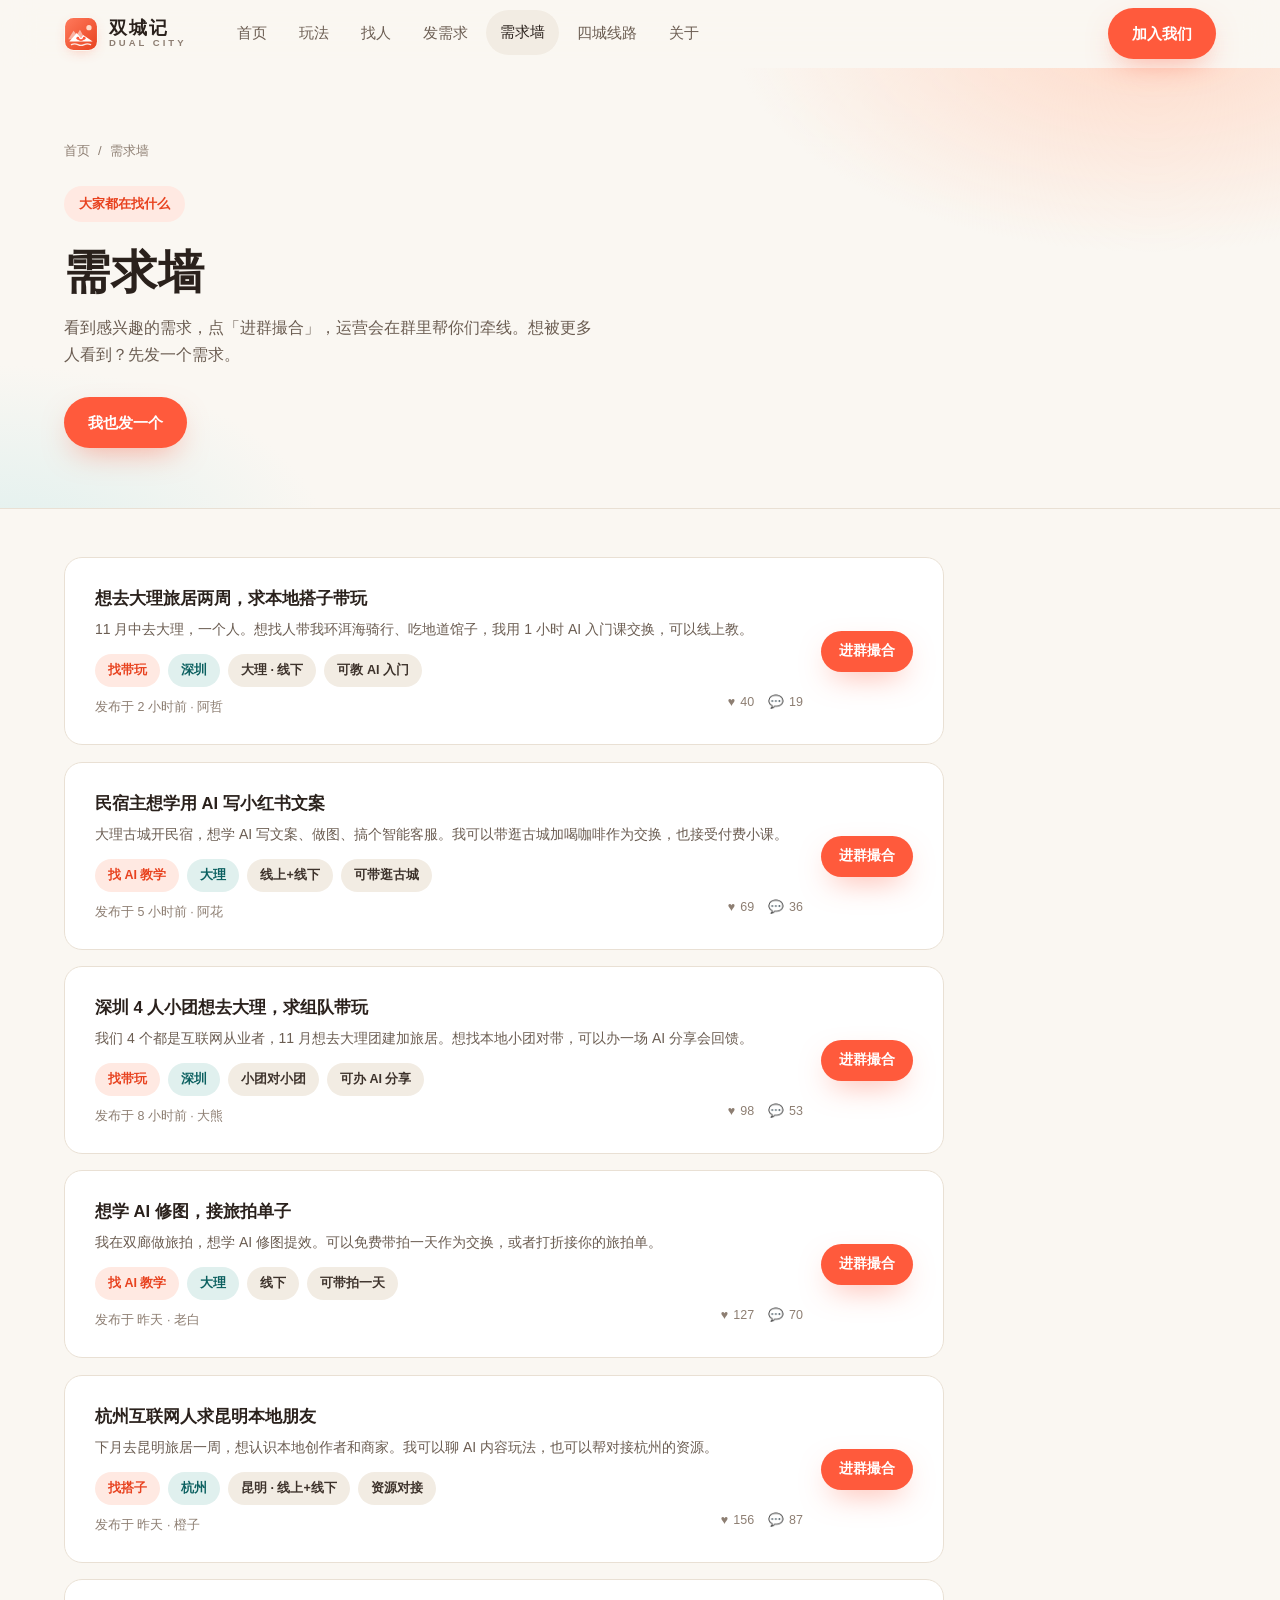
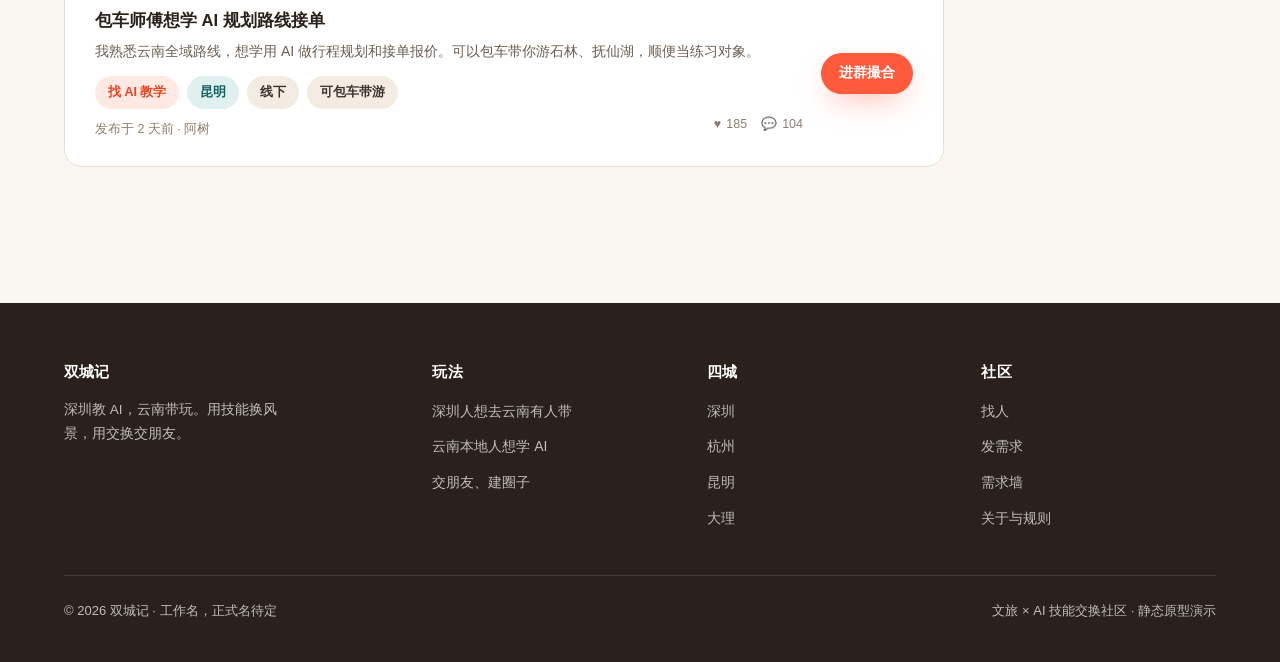
<file: site/demands.html>
<!DOCTYPE html>
<html lang="zh-CN">
<head>
<meta charset="UTF-8">
<meta name="viewport" content="width=device-width, initial-scale=1.0">
<title>需求墙 · 双城记</title>
<meta name="description" content="看看大家正在找什么。找带玩、找 AI 教学、找搭子，找到感兴趣的就进群撮合。">
<link rel="icon" href="assets/img/favicon.png">
<link rel="stylesheet" href="assets/css/style.css">
</head>
<body>
<a class="skip-link" href="#main">跳到主要内容</a>
<div class="scroll-progress" aria-hidden="true"></div>

<header class="nav">
  <div class="nav__inner">
    <a class="logo" href="index.html" aria-label="双城记 首页">
      <img class="logo-mark" src="assets/img/logo-mark.svg" alt="双城记 Logo" width="34" height="34">
      <span class="logo-txt"><b>双城记</b><small>DUAL CITY</small></span>
    </a>
    <nav class="nav__links" aria-label="主导航">
      <div class="nav__item"><a class="nav__link" href="index.html">首页</a></div>
      <div class="nav__item">
        <a class="nav__link" href="#" aria-haspopup="true" aria-expanded="false">玩法</a>
        <div class="dropdown">
          <a href="scenes/sz-to-yn.html">A. 深圳人想去云南有人带<span class="dd-sub">发需求 · 匹配带玩者 · 报名</span></a>
          <a href="scenes/yn-learn-ai.html">B. 云南本地人想学 AI<span class="dd-sub">发需求 · 匹配教学者 · 报名</span></a>
          <a href="scenes/community.html">C. 双方交朋友、建圈子<span class="dd-sub">浏览资料卡 · 进群 · 组局</span></a>
        </div>
      </div>
      <div class="nav__item"><a class="nav__link" href="people.html">找人</a></div>
      <div class="nav__item"><a class="nav__link" href="demand-new.html">发需求</a></div>
      <div class="nav__item"><a class="nav__link is-active" href="demands.html">需求墙</a></div>
      <div class="nav__item"><a class="nav__link" href="routes.html">四城线路</a></div>
      <div class="nav__item"><a class="nav__link" href="about.html">关于</a></div>
    </nav>
    <a class="btn btn--primary nav__cta magnetic" href="join.html">加入我们</a>
    <button class="nav__burger" aria-label="打开菜单" aria-expanded="false"><span></span><span></span><span></span></button>
  </div>
</header>

<main id="main">
<section class="page-hero">
  <div class="container">
    <nav class="breadcrumb" aria-label="面包屑"><a href="index.html">首页</a> <span>/</span> <span>需求墙</span></nav>
    <span class="ph-eyebrow">大家都在找什么</span>
    <h1>需求墙</h1>
    <p>看到感兴趣的需求，点「进群撮合」，运营会在群里帮你们牵线。想被更多人看到？先发一个需求。</p>
    <div class="ph-actions">
      <a class="btn btn--primary" href="demand-new.html">我也发一个</a>
    </div>
  </div>
</section>

<section class="section" style="padding-top:48px">
  <div class="container">
    <div class="demand-list">
      <article class="demand-card reveal">
        <div>
          <div class="dm-title">想去大理旅居两周，求本地搭子带玩</div>
          <p class="dm-desc">11 月中去大理，一个人。想找人带我环洱海骑行、吃地道馆子，我用 1 小时 AI 入门课交换，可以线上教。</p>
          <div class="dm-meta">
            <span class="tag tag--accent">找带玩</span>
            <span class="tag tag--teal">深圳</span>
            <span class="tag">大理 · 线下</span>
            <span class="tag">可教 AI 入门</span>
          </div>
          <div style="display:flex;justify-content:space-between;align-items:center;flex-wrap:wrap;gap:8px"><div class="dm-time">发布于 2 小时前 · 阿哲</div><div class="interact-strip" style="margin-top:0"><span class="is-item">♥ <span>40</span></span><span class="is-item">💬 <span>19</span></span></div></div>
        </div>
        <div class="demand-side"><a class="btn btn--primary btn--sm" href="join.html">进群撮合</a></div>
      </article>

      <article class="demand-card reveal">
        <div>
          <div class="dm-title">民宿主想学用 AI 写小红书文案</div>
          <p class="dm-desc">大理古城开民宿，想学 AI 写文案、做图、搞个智能客服。我可以带逛古城加喝咖啡作为交换，也接受付费小课。</p>
          <div class="dm-meta">
            <span class="tag tag--accent">找 AI 教学</span>
            <span class="tag tag--teal">大理</span>
            <span class="tag">线上+线下</span>
            <span class="tag">可带逛古城</span>
          </div>
          <div style="display:flex;justify-content:space-between;align-items:center;flex-wrap:wrap;gap:8px"><div class="dm-time">发布于 5 小时前 · 阿花</div><div class="interact-strip" style="margin-top:0"><span class="is-item">♥ <span>69</span></span><span class="is-item">💬 <span>36</span></span></div></div>
        </div>
        <div class="demand-side"><a class="btn btn--primary btn--sm" href="join.html">进群撮合</a></div>
      </article>

      <article class="demand-card reveal">
        <div>
          <div class="dm-title">深圳 4 人小团想去大理，求组队带玩</div>
          <p class="dm-desc">我们 4 个都是互联网从业者，11 月想去大理团建加旅居。想找本地小团对带，可以办一场 AI 分享会回馈。</p>
          <div class="dm-meta">
            <span class="tag tag--accent">找带玩</span>
            <span class="tag tag--teal">深圳</span>
            <span class="tag">小团对小团</span>
            <span class="tag">可办 AI 分享</span>
          </div>
          <div style="display:flex;justify-content:space-between;align-items:center;flex-wrap:wrap;gap:8px"><div class="dm-time">发布于 8 小时前 · 大熊</div><div class="interact-strip" style="margin-top:0"><span class="is-item">♥ <span>98</span></span><span class="is-item">💬 <span>53</span></span></div></div>
        </div>
        <div class="demand-side"><a class="btn btn--primary btn--sm" href="join.html">进群撮合</a></div>
      </article>

      <article class="demand-card reveal">
        <div>
          <div class="dm-title">想学 AI 修图，接旅拍单子</div>
          <p class="dm-desc">我在双廊做旅拍，想学 AI 修图提效。可以免费带拍一天作为交换，或者打折接你的旅拍单。</p>
          <div class="dm-meta">
            <span class="tag tag--accent">找 AI 教学</span>
            <span class="tag tag--teal">大理</span>
            <span class="tag">线下</span>
            <span class="tag">可带拍一天</span>
          </div>
          <div style="display:flex;justify-content:space-between;align-items:center;flex-wrap:wrap;gap:8px"><div class="dm-time">发布于 昨天 · 老白</div><div class="interact-strip" style="margin-top:0"><span class="is-item">♥ <span>127</span></span><span class="is-item">💬 <span>70</span></span></div></div>
        </div>
        <div class="demand-side"><a class="btn btn--primary btn--sm" href="join.html">进群撮合</a></div>
      </article>

      <article class="demand-card reveal">
        <div>
          <div class="dm-title">杭州互联网人求昆明本地朋友</div>
          <p class="dm-desc">下月去昆明旅居一周，想认识本地创作者和商家。我可以聊 AI 内容玩法，也可以帮对接杭州的资源。</p>
          <div class="dm-meta">
            <span class="tag tag--accent">找搭子</span>
            <span class="tag tag--teal">杭州</span>
            <span class="tag">昆明 · 线上+线下</span>
            <span class="tag">资源对接</span>
          </div>
          <div style="display:flex;justify-content:space-between;align-items:center;flex-wrap:wrap;gap:8px"><div class="dm-time">发布于 昨天 · 橙子</div><div class="interact-strip" style="margin-top:0"><span class="is-item">♥ <span>156</span></span><span class="is-item">💬 <span>87</span></span></div></div>
        </div>
        <div class="demand-side"><a class="btn btn--primary btn--sm" href="join.html">进群撮合</a></div>
      </article>

      <article class="demand-card reveal">
        <div>
          <div class="dm-title">包车师傅想学 AI 规划路线接单</div>
          <p class="dm-desc">我熟悉云南全域路线，想学用 AI 做行程规划和接单报价。可以包车带你游石林、抚仙湖，顺便当练习对象。</p>
          <div class="dm-meta">
            <span class="tag tag--accent">找 AI 教学</span>
            <span class="tag tag--teal">昆明</span>
            <span class="tag">线下</span>
            <span class="tag">可包车带游</span>
          </div>
          <div style="display:flex;justify-content:space-between;align-items:center;flex-wrap:wrap;gap:8px"><div class="dm-time">发布于 2 天前 · 阿树</div><div class="interact-strip" style="margin-top:0"><span class="is-item">♥ <span>185</span></span><span class="is-item">💬 <span>104</span></span></div></div>
        </div>
        <div class="demand-side"><a class="btn btn--primary btn--sm" href="join.html">进群撮合</a></div>
      </article>
    </div>
  </div>
</section>
</main>

<footer class="footer">
  <div class="container">
    <div class="footer__grid">
      <div class="f-brand">
        <h4>双城记</h4>
        <p>深圳教 AI，云南带玩。用技能换风景，用交换交朋友。</p>
      </div>
      <div>
        <h4>玩法</h4>
        <ul>
          <li><a href="scenes/sz-to-yn.html">深圳人想去云南有人带</a></li>
          <li><a href="scenes/yn-learn-ai.html">云南本地人想学 AI</a></li>
          <li><a href="scenes/community.html">交朋友、建圈子</a></li>
        </ul>
      </div>
      <div>
        <h4>四城</h4>
        <ul>
          <li><a href="routes.html">深圳</a></li>
          <li><a href="routes.html">杭州</a></li>
          <li><a href="routes.html">昆明</a></li>
          <li><a href="routes.html">大理</a></li>
        </ul>
      </div>
      <div>
        <h4>社区</h4>
        <ul>
          <li><a href="people.html">找人</a></li>
          <li><a href="demand-new.html">发需求</a></li>
          <li><a href="demands.html">需求墙</a></li>
          <li><a href="about.html">关于与规则</a></li>
        </ul>
      </div>
    </div>
    <div class="f-bottom">
      <span>© <span data-year></span> 双城记 · 工作名，正式名待定</span>
      <span>文旅 × AI 技能交换社区 · 静态原型演示</span>
    </div>
  </div>
</footer>

<script src="assets/js/main.js"></script>
</body>
</html>
</file>
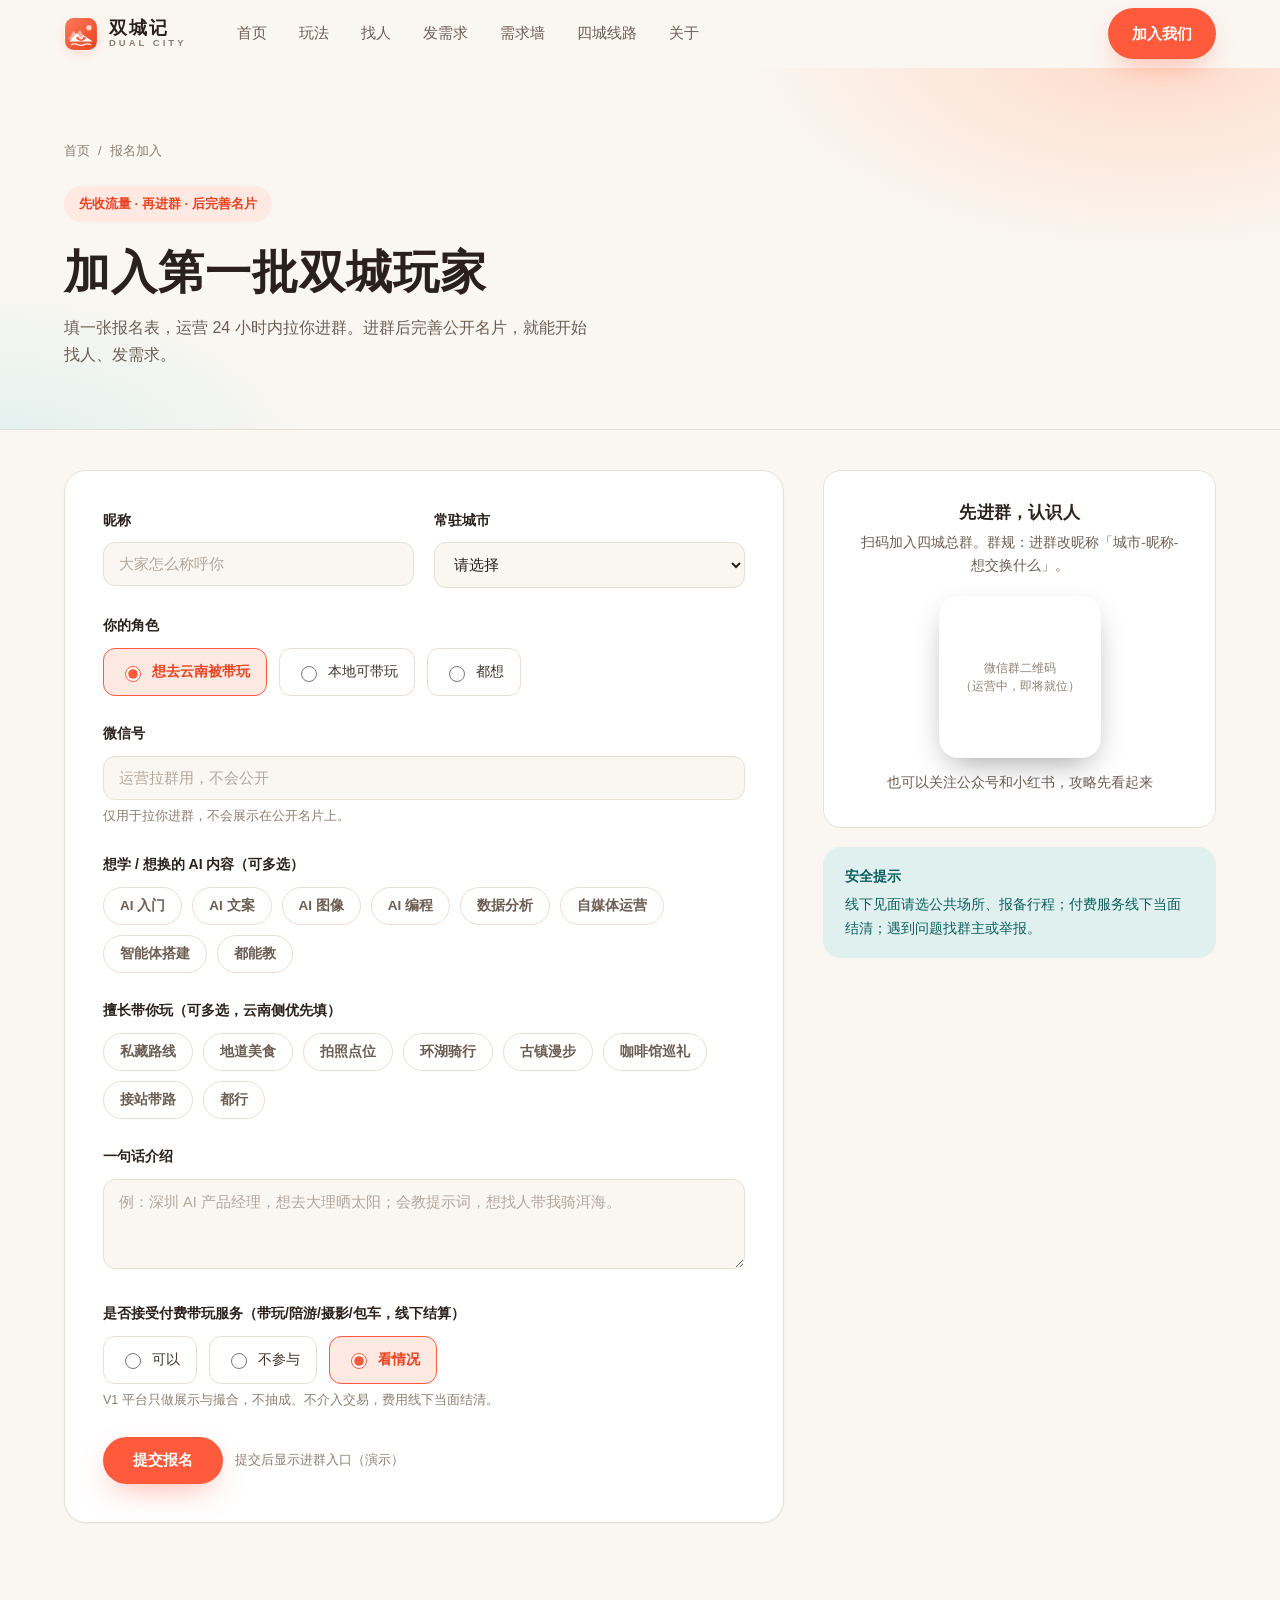
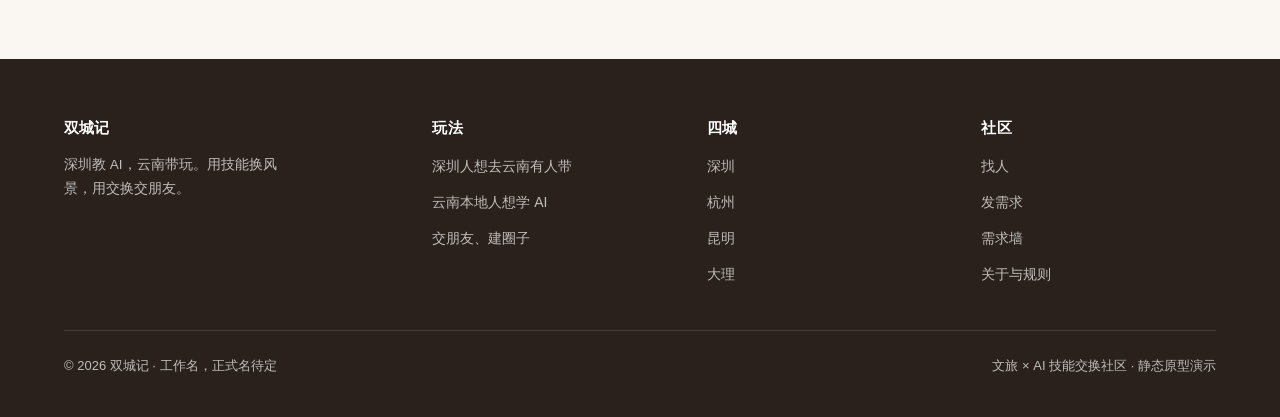
<file: site/join.html>
<!DOCTYPE html>
<html lang="zh-CN">
<head>
<meta charset="UTF-8">
<meta name="viewport" content="width=device-width, initial-scale=1.0">
<title>报名加入 · 双城记</title>
<meta name="description" content="填写报名表，加入第一批双城玩家。进群认识来自深圳、杭州、昆明、大理的人。">
<link rel="icon" href="assets/img/favicon.png">
<link rel="stylesheet" href="assets/css/style.css">
</head>
<body>
<a class="skip-link" href="#main">跳到主要内容</a>
<div class="scroll-progress" aria-hidden="true"></div>

<header class="nav">
  <div class="nav__inner">
    <a class="logo" href="index.html" aria-label="双城记 首页">
      <img class="logo-mark" src="assets/img/logo-mark.svg" alt="双城记 Logo" width="34" height="34">
      <span class="logo-txt"><b>双城记</b><small>DUAL CITY</small></span>
    </a>
    <nav class="nav__links" aria-label="主导航">
      <div class="nav__item"><a class="nav__link" href="index.html">首页</a></div>
      <div class="nav__item">
        <a class="nav__link" href="#" aria-haspopup="true" aria-expanded="false">玩法</a>
        <div class="dropdown">
          <a href="scenes/sz-to-yn.html">A. 深圳人想去云南有人带<span class="dd-sub">发需求 · 匹配带玩者 · 报名</span></a>
          <a href="scenes/yn-learn-ai.html">B. 云南本地人想学 AI<span class="dd-sub">发需求 · 匹配教学者 · 报名</span></a>
          <a href="scenes/community.html">C. 双方交朋友、建圈子<span class="dd-sub">浏览资料卡 · 进群 · 组局</span></a>
        </div>
      </div>
      <div class="nav__item"><a class="nav__link" href="people.html">找人</a></div>
      <div class="nav__item"><a class="nav__link" href="demand-new.html">发需求</a></div>
      <div class="nav__item"><a class="nav__link" href="demands.html">需求墙</a></div>
      <div class="nav__item"><a class="nav__link" href="routes.html">四城线路</a></div>
      <div class="nav__item"><a class="nav__link" href="about.html">关于</a></div>
    </nav>
    <a class="btn btn--primary nav__cta magnetic" href="join.html">加入我们</a>
    <button class="nav__burger" aria-label="打开菜单" aria-expanded="false"><span></span><span></span><span></span></button>
  </div>
</header>
<main id="main">
<section class="page-hero">
  <div class="container">
    <nav class="breadcrumb" aria-label="面包屑"><a href="index.html">首页</a> <span>/</span> <span>报名加入</span></nav>
    <span class="ph-eyebrow">先收流量 · 再进群 · 后完善名片</span>
    <h1>加入第一批双城玩家</h1>
    <p>填一张报名表，运营 24 小时内拉你进群。进群后完善公开名片，就能开始找人、发需求。</p>
  </div>
</section>

<section class="section" style="padding-top:40px">
  <div class="container" style="display:grid;grid-template-columns:1.3fr .7fr;gap:28px;align-items:start" id="join-layout">
    <div>
      <form class="form-card" id="join-form" novalidate>
        <div class="field-row">
          <div class="field">
            <label for="j-name">昵称</label>
            <input class="input" id="j-name" name="nickname" placeholder="大家怎么称呼你" required>
            <p class="err-msg">请填写昵称</p>
          </div>
          <div class="field">
            <label for="j-city">常驻城市</label>
            <select class="input" id="j-city" name="city" required>
              <option value="">请选择</option>
              <option>深圳</option>
              <option>杭州</option>
              <option>昆明</option>
              <option>大理</option>
              <option>其他</option>
            </select>
            <p class="err-msg">请选择常驻城市</p>
          </div>
        </div>

        <div class="field">
          <label>你的角色</label>
          <div class="radio-row">
            <label class="radio-box"><input type="radio" name="role" value="想去被带玩" checked>想去云南被带玩</label>
            <label class="radio-box"><input type="radio" name="role" value="本地可带玩">本地可带玩</label>
            <label class="radio-box"><input type="radio" name="role" value="都想">都想</label>
          </div>
        </div>

        <div class="field">
          <label for="j-wechat">微信号</label>
          <input class="input" id="j-wechat" name="wechat" placeholder="运营拉群用，不会公开" required>
          <p class="hint">仅用于拉你进群，不会展示在公开名片上。</p>
          <p class="err-msg">请填写微信号</p>
        </div>

        <div class="field">
          <label>想学 / 想换的 AI 内容（可多选）</label>
          <div class="chip-group">
            <button type="button" class="chip"><input type="checkbox" name="ai" value="AI 入门">AI 入门</button>
            <button type="button" class="chip"><input type="checkbox" name="ai" value="AI 文案">AI 文案</button>
            <button type="button" class="chip"><input type="checkbox" name="ai" value="AI 图像">AI 图像</button>
            <button type="button" class="chip"><input type="checkbox" name="ai" value="AI 编程">AI 编程</button>
            <button type="button" class="chip"><input type="checkbox" name="ai" value="数据分析">数据分析</button>
            <button type="button" class="chip"><input type="checkbox" name="ai" value="自媒体运营">自媒体运营</button>
            <button type="button" class="chip"><input type="checkbox" name="ai" value="智能体搭建">智能体搭建</button>
            <button type="button" class="chip"><input type="checkbox" name="ai" value="都能教">都能教</button>
          </div>
        </div>

        <div class="field">
          <label>擅长带你玩（可多选，云南侧优先填）</label>
          <div class="chip-group">
            <button type="button" class="chip"><input type="checkbox" name="play" value="私藏路线">私藏路线</button>
            <button type="button" class="chip"><input type="checkbox" name="play" value="地道美食">地道美食</button>
            <button type="button" class="chip"><input type="checkbox" name="play" value="拍照点位">拍照点位</button>
            <button type="button" class="chip"><input type="checkbox" name="play" value="环湖骑行">环湖骑行</button>
            <button type="button" class="chip"><input type="checkbox" name="play" value="古镇漫步">古镇漫步</button>
            <button type="button" class="chip"><input type="checkbox" name="play" value="咖啡馆巡礼">咖啡馆巡礼</button>
            <button type="button" class="chip"><input type="checkbox" name="play" value="接站带路">接站带路</button>
            <button type="button" class="chip"><input type="checkbox" name="play" value="都行">都行</button>
          </div>
        </div>

        <div class="field">
          <label for="j-bio">一句话介绍</label>
          <textarea class="input" id="j-bio" name="bio" placeholder="例：深圳 AI 产品经理，想去大理晒太阳；会教提示词，想找人带我骑洱海。"></textarea>
        </div>

        <div class="field">
          <label>是否接受付费带玩服务（带玩/陪游/摄影/包车，线下结算）</label>
          <div class="radio-row">
            <label class="radio-box"><input type="radio" name="paid" value="可以">可以</label>
            <label class="radio-box"><input type="radio" name="paid" value="不参与">不参与</label>
            <label class="radio-box"><input type="radio" name="paid" value="看情况" checked>看情况</label>
          </div>
          <p class="hint">V1 平台只做展示与撮合，不抽成、不介入交易，费用线下当面结清。</p>
        </div>

        <div style="display:flex;gap:12px;align-items:center;flex-wrap:wrap;margin-top:8px">
          <button class="btn btn--primary" type="submit" style="padding:14px 30px">提交报名</button>
          <span style="color:var(--ink-400);font-size:13px">提交后显示进群入口（演示）</span>
        </div>
      </form>

      <!-- 成功面板 -->
      <div class="form-card success-panel" id="join-success" style="display:none">
        <div class="sp-ico">✓</div>
        <h2>报名成功，欢迎加入！</h2>
        <p>运营会在 24 小时内加你微信并拉群。扫码进群，先认识第一批双城玩家。</p>
        <div class="qr-row">
          <div class="qr-item">
            <div class="qr-box"><span>微信群二维码<br>（运营中，即将就位）</span></div>
            <small>四城总群</small>
          </div>
          <div class="qr-item">
            <div class="qr-box"><span>公众号二维码<br>（运营中，即将就位）</span></div>
            <small>攻略与故事</small>
          </div>
        </div>
        <div style="margin-top:28px;display:flex;gap:10px;justify-content:center;flex-wrap:wrap">
          <a class="btn btn--primary" href="people.html">完善公开名片</a>
          <a class="btn btn--ghost" href="demand-new.html">发一个需求</a>
        </div>
      </div>
    </div>

    <aside>
      <div class="qr-panel reveal">
        <h3>先进群，认识人</h3>
        <p>扫码加入四城总群。群规：进群改昵称「城市-昵称-想交换什么」。</p>
        <div class="qr-box"><span>微信群二维码<br>（运营中，即将就位）</span></div>
        <p style="margin-top:14px">也可以关注公众号和小红书，攻略先看起来</p>
      </div>
      <div class="notice reveal" style="margin-top:20px">
        <div>
          <b>安全提示</b>
          <p style="margin-top:4px">线下见面请选公共场所、报备行程；付费服务线下当面结清；遇到问题找群主或举报。</p>
        </div>
      </div>
    </aside>
  </div>
</section>
</main>

<footer class="footer">
  <div class="container">
    <div class="footer__grid">
      <div class="f-brand">
        <h4>双城记</h4>
        <p>深圳教 AI，云南带玩。用技能换风景，用交换交朋友。</p>
      </div>
      <div>
        <h4>玩法</h4>
        <ul>
          <li><a href="scenes/sz-to-yn.html">深圳人想去云南有人带</a></li>
          <li><a href="scenes/yn-learn-ai.html">云南本地人想学 AI</a></li>
          <li><a href="scenes/community.html">交朋友、建圈子</a></li>
        </ul>
      </div>
      <div>
        <h4>四城</h4>
        <ul>
          <li><a href="routes.html">深圳</a></li>
          <li><a href="routes.html">杭州</a></li>
          <li><a href="routes.html">昆明</a></li>
          <li><a href="routes.html">大理</a></li>
        </ul>
      </div>
      <div>
        <h4>社区</h4>
        <ul>
          <li><a href="people.html">找人</a></li>
          <li><a href="demand-new.html">发需求</a></li>
          <li><a href="demands.html">需求墙</a></li>
          <li><a href="about.html">关于与规则</a></li>
        </ul>
      </div>
    </div>
    <div class="f-bottom">
      <span>© <span data-year></span> 双城记 · 工作名，正式名待定</span>
      <span>文旅 × AI 技能交换社区 · 静态原型演示</span>
    </div>
  </div>
</footer>
<script src="assets/js/main.js"></script>
</body>
</html>
</file>
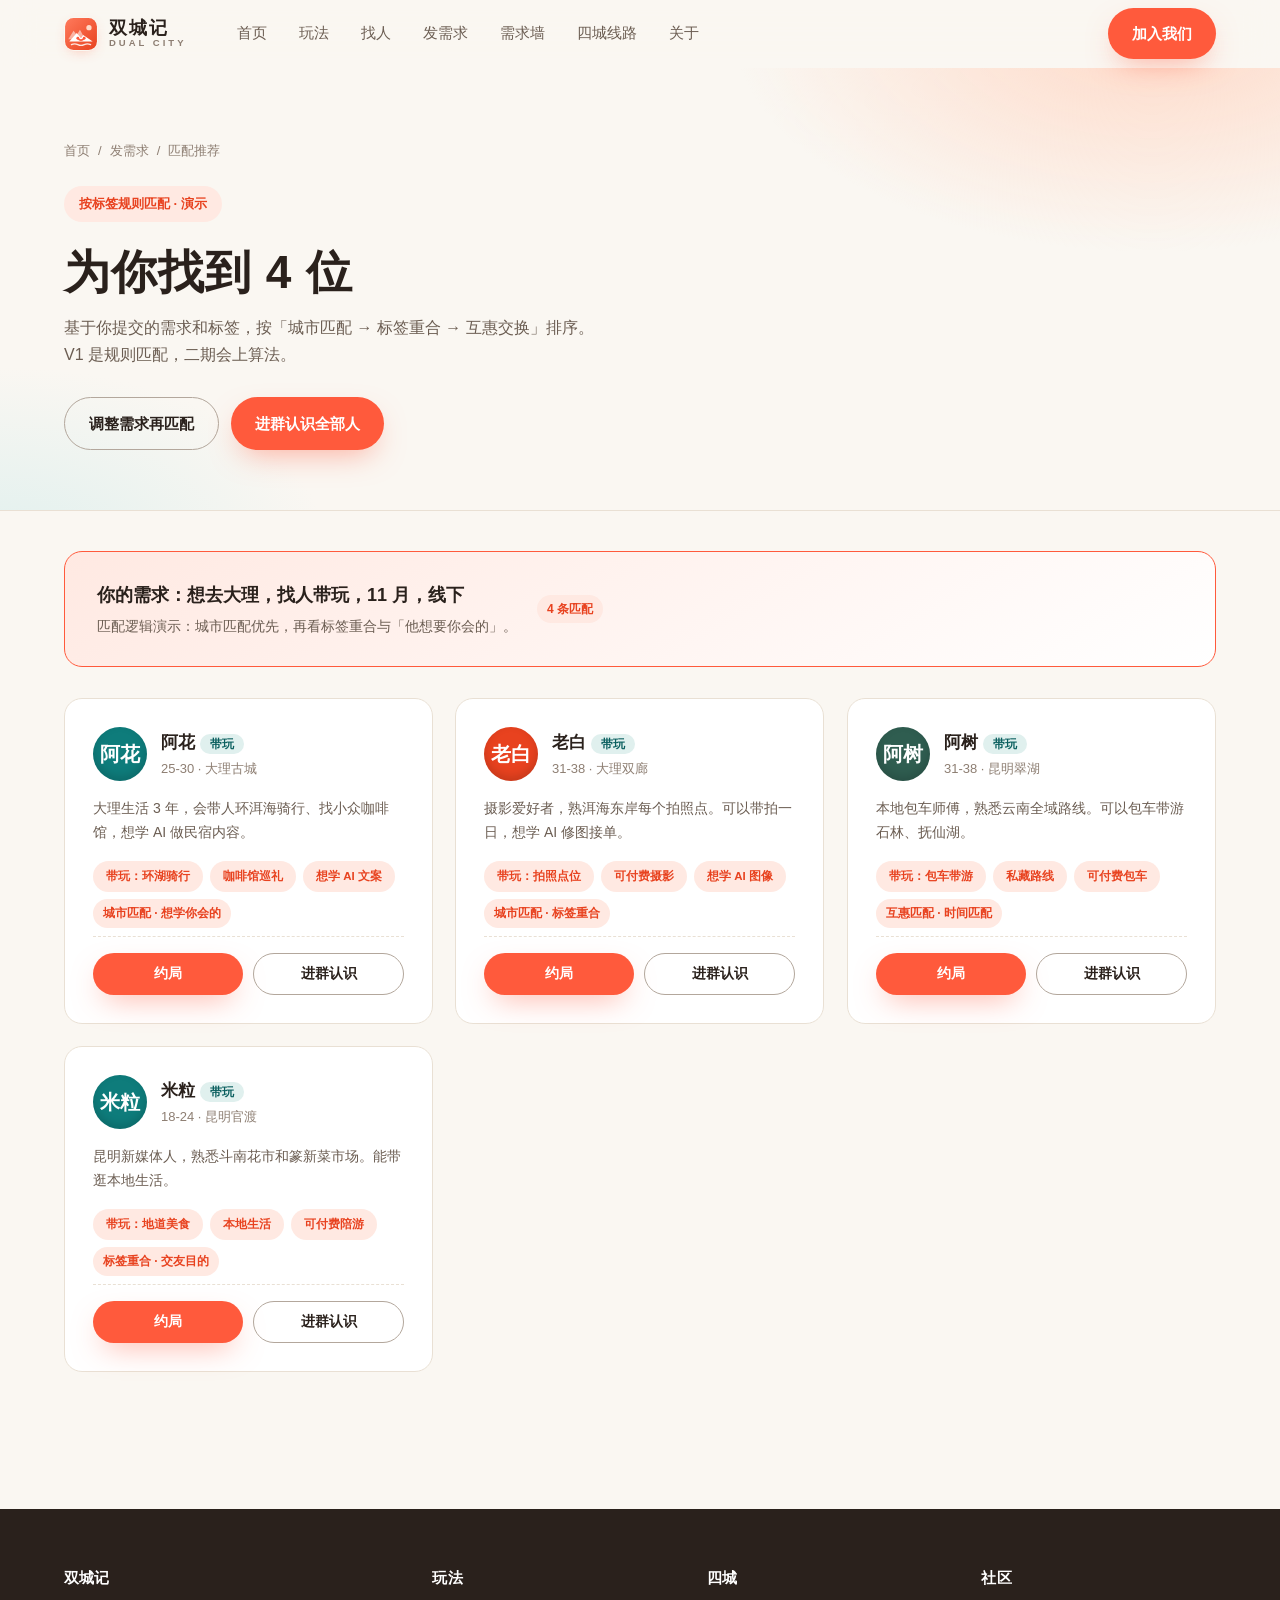
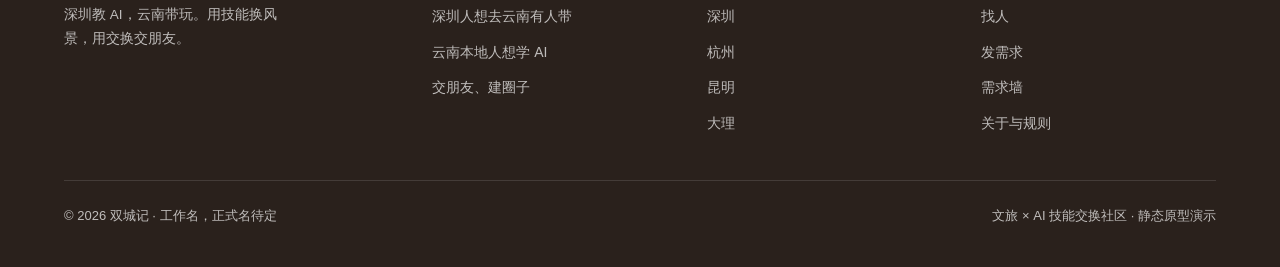
<file: site/match.html>
<!DOCTYPE html>
<html lang="zh-CN">
<head>
<meta charset="UTF-8">
<meta name="viewport" content="width=device-width, initial-scale=1.0">
<title>匹配推荐 · 双城记</title>
<meta name="description" content="系统按标签为你匹配推荐的人，看看有没有合拍的搭子。">
<link rel="icon" href="assets/img/favicon.png">
<link rel="stylesheet" href="assets/css/style.css">
</head>
<body>
<a class="skip-link" href="#main">跳到主要内容</a>
<div class="scroll-progress" aria-hidden="true"></div>

<header class="nav">
  <div class="nav__inner">
    <a class="logo" href="index.html" aria-label="双城记 首页">
      <img class="logo-mark" src="assets/img/logo-mark.svg" alt="双城记 Logo" width="34" height="34">
      <span class="logo-txt"><b>双城记</b><small>DUAL CITY</small></span>
    </a>
    <nav class="nav__links" aria-label="主导航">
      <div class="nav__item"><a class="nav__link" href="index.html">首页</a></div>
      <div class="nav__item">
        <a class="nav__link" href="#" aria-haspopup="true" aria-expanded="false">玩法</a>
        <div class="dropdown">
          <a href="scenes/sz-to-yn.html">A. 深圳人想去云南有人带<span class="dd-sub">发需求 · 匹配带玩者 · 报名</span></a>
          <a href="scenes/yn-learn-ai.html">B. 云南本地人想学 AI<span class="dd-sub">发需求 · 匹配教学者 · 报名</span></a>
          <a href="scenes/community.html">C. 双方交朋友、建圈子<span class="dd-sub">浏览资料卡 · 进群 · 组局</span></a>
        </div>
      </div>
      <div class="nav__item"><a class="nav__link" href="people.html">找人</a></div>
      <div class="nav__item"><a class="nav__link" href="demand-new.html">发需求</a></div>
      <div class="nav__item"><a class="nav__link" href="demands.html">需求墙</a></div>
      <div class="nav__item"><a class="nav__link" href="routes.html">四城线路</a></div>
      <div class="nav__item"><a class="nav__link" href="about.html">关于</a></div>
    </nav>
    <a class="btn btn--primary nav__cta magnetic" href="join.html">加入我们</a>
    <button class="nav__burger" aria-label="打开菜单" aria-expanded="false"><span></span><span></span><span></span></button>
  </div>
</header>
<main id="main">
<section class="page-hero">
  <div class="container">
    <nav class="breadcrumb" aria-label="面包屑"><a href="index.html">首页</a> <span>/</span> <a href="demand-new.html">发需求</a> <span>/</span> <span>匹配推荐</span></nav>
    <span class="ph-eyebrow">按标签规则匹配 · 演示</span>
    <h1>为你找到 4 位</h1>
    <p>基于你提交的需求和标签，按「城市匹配 → 标签重合 → 互惠交换」排序。V1 是规则匹配，二期会上算法。</p>
    <div class="ph-actions">
      <a class="btn btn--ghost" href="demand-new.html">调整需求再匹配</a>
      <a class="btn btn--primary" href="join.html">进群认识全部人</a>
    </div>
  </div>
</section>

<section class="section" style="padding-top:40px">
  <div class="container">
    <div class="match-banner reveal">
      <div>
        <div class="mb-t">你的需求：想去大理，找人带玩，11 月，线下</div>
        <div class="mb-s">匹配逻辑演示：城市匹配优先，再看标签重合与「他想要你会的」。</div>
      </div>
      <span class="match-reason">4 条匹配</span>
    </div>

    <div class="people-grid">
      <article class="people-card reveal">
        <div class="pc-top">
          <span class="avatar" style="background:#0e7c7b">阿花</span>
          <div>
            <div class="pc-name">阿花 <span class="pc-role pc-role--play">带玩</span></div>
            <div class="pc-meta">25-30 · 大理古城</div>
          </div>
        </div>
        <p class="pc-bio">大理生活 3 年，会带人环洱海骑行、找小众咖啡馆，想学 AI 做民宿内容。</p>
        <div class="pc-tags">
          <span class="tag tag--label">带玩：环湖骑行</span>
          <span class="tag tag--label">咖啡馆巡礼</span>
          <span class="tag tag--label">想学 AI 文案</span>
          <span class="match-reason">城市匹配 · 想学你会的</span>
        </div>
        <div class="pc-foot">
          <a class="btn btn--primary btn--sm" href="join.html" data-join-pop="阿花">约局</a>
          <a class="btn btn--ghost btn--sm" href="join.html">进群认识</a>
        </div>
      </article>

      <article class="people-card reveal">
        <div class="pc-top">
          <span class="avatar" style="background:#e8421f">老白</span>
          <div>
            <div class="pc-name">老白 <span class="pc-role pc-role--play">带玩</span></div>
            <div class="pc-meta">31-38 · 大理双廊</div>
          </div>
        </div>
        <p class="pc-bio">摄影爱好者，熟洱海东岸每个拍照点。可以带拍一日，想学 AI 修图接单。</p>
        <div class="pc-tags">
          <span class="tag tag--label">带玩：拍照点位</span>
          <span class="tag tag--label">可付费摄影</span>
          <span class="tag tag--label">想学 AI 图像</span>
          <span class="match-reason">城市匹配 · 标签重合</span>
        </div>
        <div class="pc-foot">
          <a class="btn btn--primary btn--sm" href="join.html" data-join-pop="老白">约局</a>
          <a class="btn btn--ghost btn--sm" href="join.html">进群认识</a>
        </div>
      </article>

      <article class="people-card reveal">
        <div class="pc-top">
          <span class="avatar" style="background:#2f5d50">阿树</span>
          <div>
            <div class="pc-name">阿树 <span class="pc-role pc-role--play">带玩</span></div>
            <div class="pc-meta">31-38 · 昆明翠湖</div>
          </div>
        </div>
        <p class="pc-bio">本地包车师傅，熟悉云南全域路线。可以包车带游石林、抚仙湖。</p>
        <div class="pc-tags">
          <span class="tag tag--label">带玩：包车带游</span>
          <span class="tag tag--label">私藏路线</span>
          <span class="tag tag--label">可付费包车</span>
          <span class="match-reason">互惠匹配 · 时间匹配</span>
        </div>
        <div class="pc-foot">
          <a class="btn btn--primary btn--sm" href="join.html" data-join-pop="阿树">约局</a>
          <a class="btn btn--ghost btn--sm" href="join.html">进群认识</a>
        </div>
      </article>

      <article class="people-card reveal">
        <div class="pc-top">
          <span class="avatar" style="background:#0e7c7b">米粒</span>
          <div>
            <div class="pc-name">米粒 <span class="pc-role pc-role--play">带玩</span></div>
            <div class="pc-meta">18-24 · 昆明官渡</div>
          </div>
        </div>
        <p class="pc-bio">昆明新媒体人，熟悉斗南花市和篆新菜市场。能带逛本地生活。</p>
        <div class="pc-tags">
          <span class="tag tag--label">带玩：地道美食</span>
          <span class="tag tag--label">本地生活</span>
          <span class="tag tag--label">可付费陪游</span>
          <span class="match-reason">标签重合 · 交友目的</span>
        </div>
        <div class="pc-foot">
          <a class="btn btn--primary btn--sm" href="join.html" data-join-pop="米粒">约局</a>
          <a class="btn btn--ghost btn--sm" href="join.html">进群认识</a>
        </div>
      </article>
    </div>
  </div>
</section>
</main>

<footer class="footer">
  <div class="container">
    <div class="footer__grid">
      <div class="f-brand">
        <h4>双城记</h4>
        <p>深圳教 AI，云南带玩。用技能换风景，用交换交朋友。</p>
      </div>
      <div>
        <h4>玩法</h4>
        <ul>
          <li><a href="scenes/sz-to-yn.html">深圳人想去云南有人带</a></li>
          <li><a href="scenes/yn-learn-ai.html">云南本地人想学 AI</a></li>
          <li><a href="scenes/community.html">交朋友、建圈子</a></li>
        </ul>
      </div>
      <div>
        <h4>四城</h4>
        <ul>
          <li><a href="routes.html">深圳</a></li>
          <li><a href="routes.html">杭州</a></li>
          <li><a href="routes.html">昆明</a></li>
          <li><a href="routes.html">大理</a></li>
        </ul>
      </div>
      <div>
        <h4>社区</h4>
        <ul>
          <li><a href="people.html">找人</a></li>
          <li><a href="demand-new.html">发需求</a></li>
          <li><a href="demands.html">需求墙</a></li>
          <li><a href="about.html">关于与规则</a></li>
        </ul>
      </div>
    </div>
    <div class="f-bottom">
      <span>© <span data-year></span> 双城记 · 工作名，正式名待定</span>
      <span>文旅 × AI 技能交换社区 · 静态原型演示</span>
    </div>
  </div>
</footer><script src="assets/js/main.js"></script>
</body>
</html>
</file>
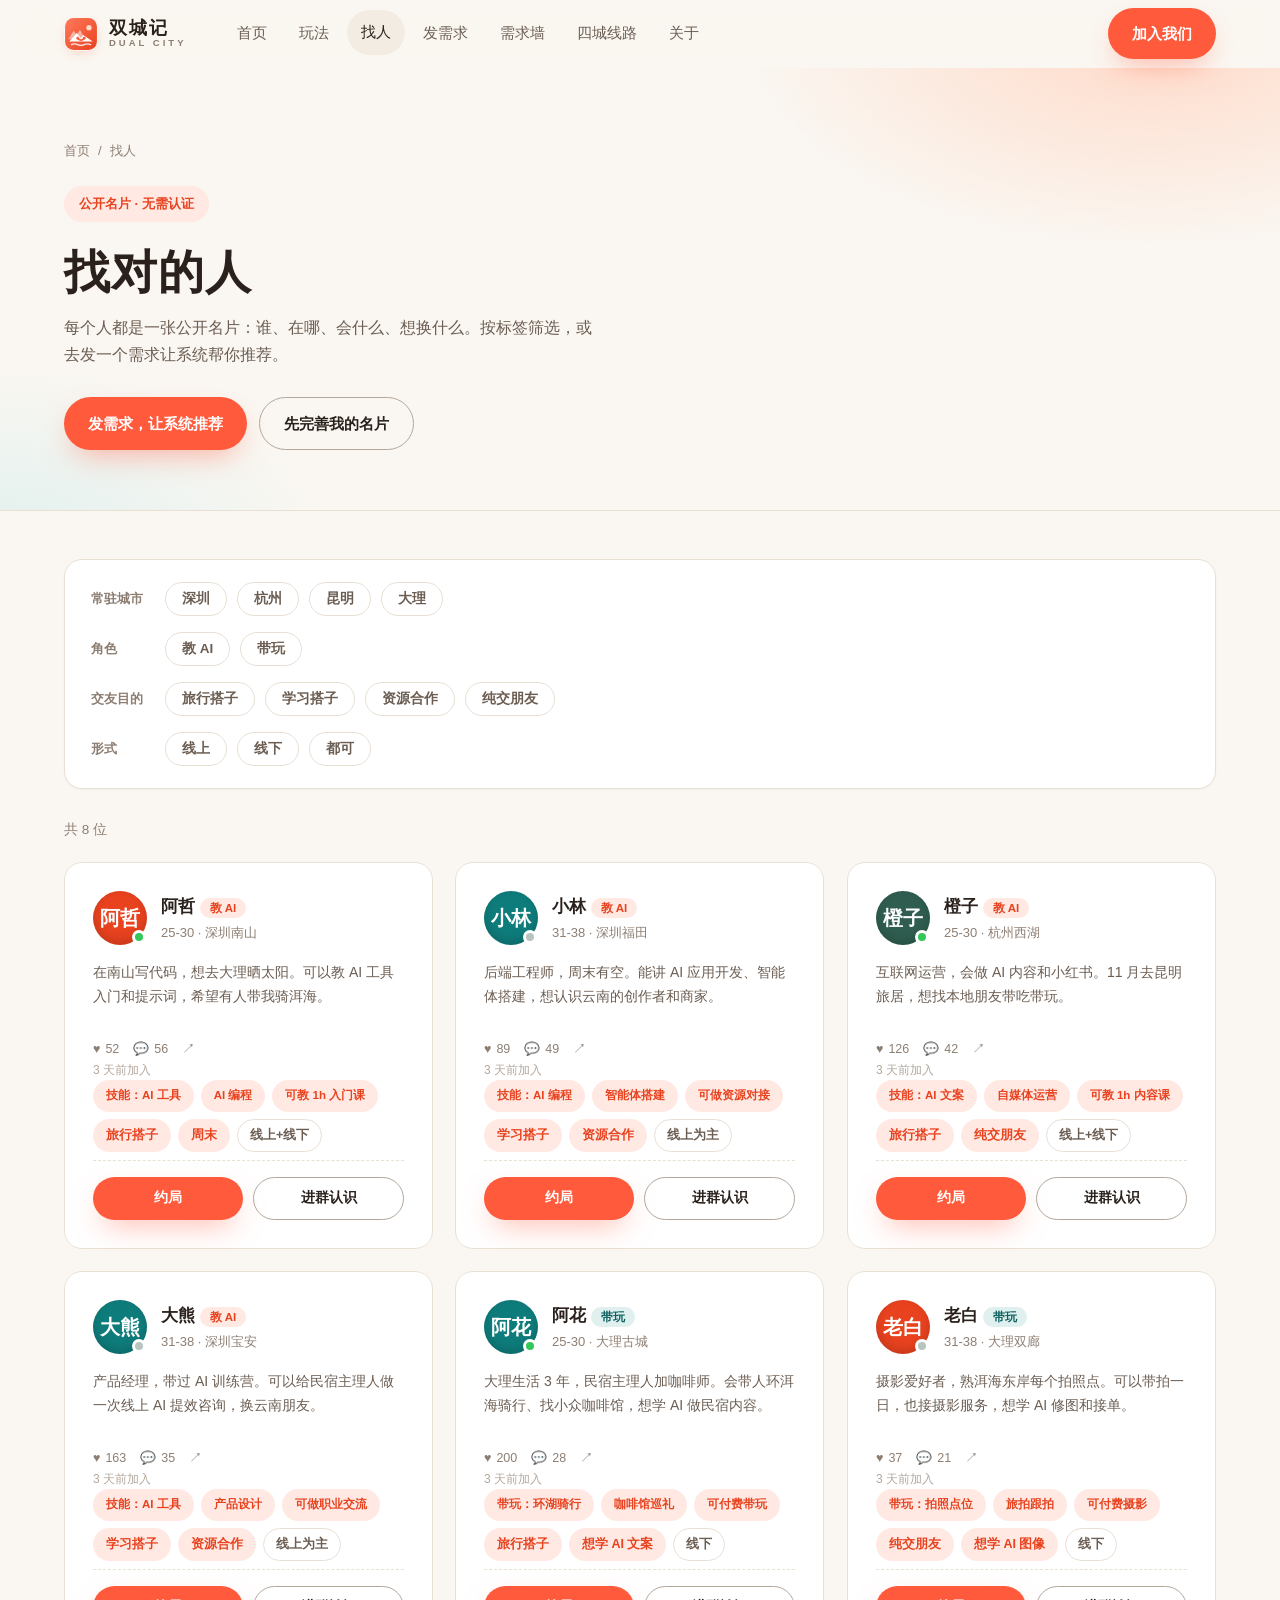
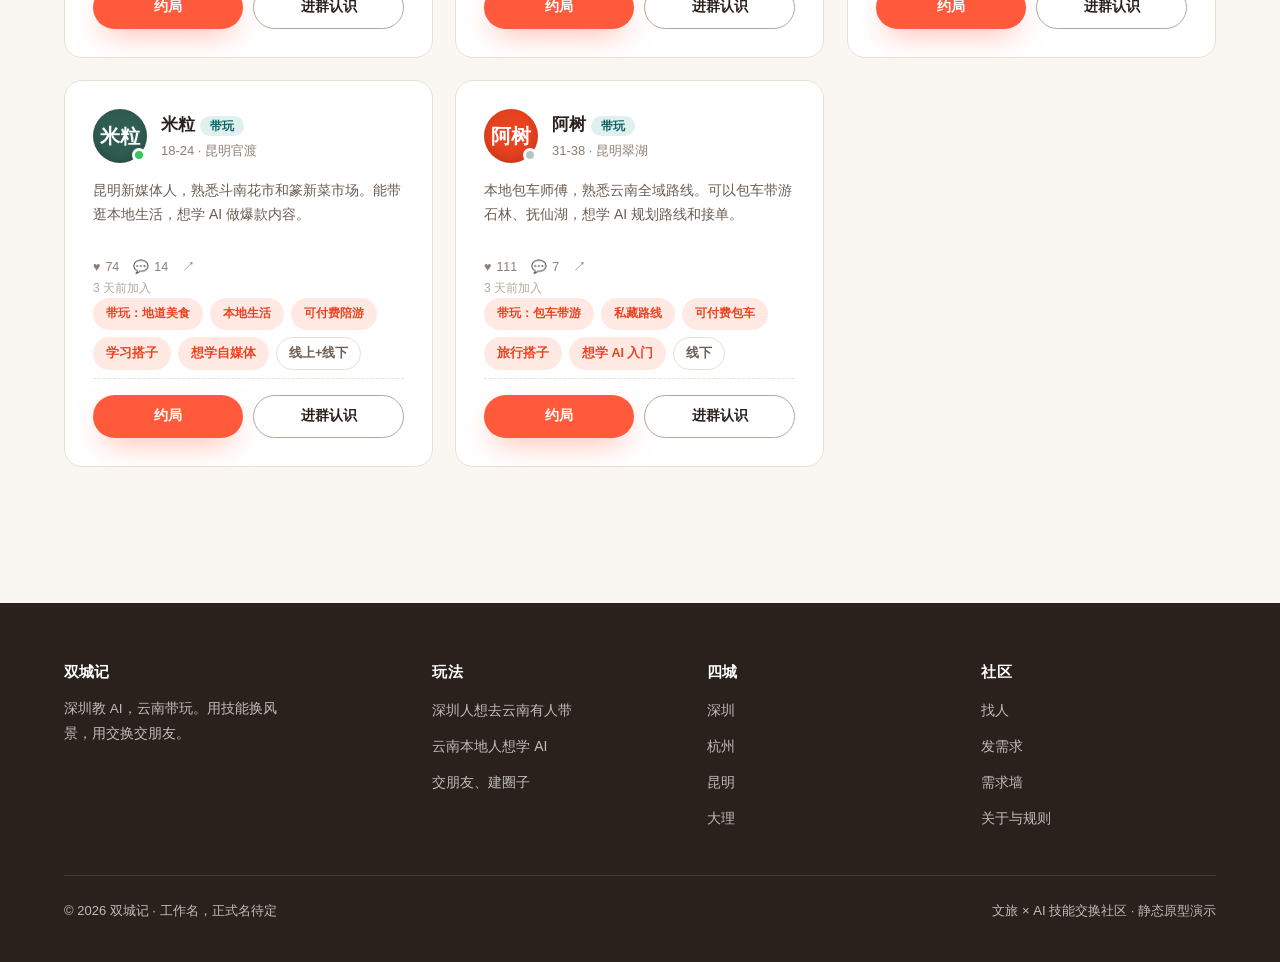
<file: site/people.html>
<!DOCTYPE html>
<html lang="zh-CN">
<head>
<meta charset="UTF-8">
<meta name="viewport" content="width=device-width, initial-scale=1.0">
<title>找人 · 双城记</title>
<meta name="description" content="浏览双城记公开名片，按城市、技能、爱好、交友目的筛选，找到想认识的搭子。">
<link rel="icon" href="assets/img/favicon.png">
<link rel="stylesheet" href="assets/css/style.css">
</head>
<body>
<a class="skip-link" href="#main">跳到主要内容</a>
<div class="scroll-progress" aria-hidden="true"></div>

<header class="nav">
  <div class="nav__inner">
    <a class="logo" href="index.html" aria-label="双城记 首页">
      <img class="logo-mark" src="assets/img/logo-mark.svg" alt="双城记 Logo" width="34" height="34">
      <span class="logo-txt"><b>双城记</b><small>DUAL CITY</small></span>
    </a>
    <nav class="nav__links" aria-label="主导航">
      <div class="nav__item"><a class="nav__link" href="index.html">首页</a></div>
      <div class="nav__item">
        <a class="nav__link" href="#" aria-haspopup="true" aria-expanded="false">玩法</a>
        <div class="dropdown">
          <a href="scenes/sz-to-yn.html">A. 深圳人想去云南有人带<span class="dd-sub">发需求 · 匹配带玩者 · 报名</span></a>
          <a href="scenes/yn-learn-ai.html">B. 云南本地人想学 AI<span class="dd-sub">发需求 · 匹配教学者 · 报名</span></a>
          <a href="scenes/community.html">C. 双方交朋友、建圈子<span class="dd-sub">浏览资料卡 · 进群 · 组局</span></a>
        </div>
      </div>
      <div class="nav__item"><a class="nav__link is-active" href="people.html">找人</a></div>
      <div class="nav__item"><a class="nav__link" href="demand-new.html">发需求</a></div>
      <div class="nav__item"><a class="nav__link" href="demands.html">需求墙</a></div>
      <div class="nav__item"><a class="nav__link" href="routes.html">四城线路</a></div>
      <div class="nav__item"><a class="nav__link" href="about.html">关于</a></div>
    </nav>
    <a class="btn btn--primary nav__cta magnetic" href="join.html">加入我们</a>
    <button class="nav__burger" aria-label="打开菜单" aria-expanded="false"><span></span><span></span><span></span></button>
  </div>
</header>

<main id="main">
<section class="page-hero">
  <div class="container">
    <nav class="breadcrumb" aria-label="面包屑"><a href="index.html">首页</a> <span>/</span> <span>找人</span></nav>
    <span class="ph-eyebrow">公开名片 · 无需认证</span>
    <h1>找对的人</h1>
    <p>每个人都是一张公开名片：谁、在哪、会什么、想换什么。按标签筛选，或去发一个需求让系统帮你推荐。</p>
    <div class="ph-actions">
      <a class="btn btn--primary" href="demand-new.html">发需求，让系统推荐</a>
      <a class="btn btn--ghost" href="join.html">先完善我的名片</a>
    </div>
  </div>
</section>

<section class="section" style="padding-top:48px">
  <div class="container">
    <!-- 筛选栏 -->
    <div class="filterbar" data-filterbar>
      <div class="fb-row">
        <span class="fb-label">常驻城市</span>
        <button class="filter-chip" data-filter="city" data-value="sz">深圳</button>
        <button class="filter-chip" data-filter="city" data-value="hz">杭州</button>
        <button class="filter-chip" data-filter="city" data-value="km">昆明</button>
        <button class="filter-chip" data-filter="city" data-value="dl">大理</button>
      </div>
      <div class="fb-row">
        <span class="fb-label">角色</span>
        <button class="filter-chip" data-filter="role" data-value="teach">教 AI</button>
        <button class="filter-chip" data-filter="role" data-value="play">带玩</button>
      </div>
      <div class="fb-row">
        <span class="fb-label">交友目的</span>
        <button class="filter-chip" data-filter="goal" data-value="travel">旅行搭子</button>
        <button class="filter-chip" data-filter="goal" data-value="study">学习搭子</button>
        <button class="filter-chip" data-filter="goal" data-value="res">资源合作</button>
        <button class="filter-chip" data-filter="goal" data-value="friend">纯交朋友</button>
      </div>
      <div class="fb-row">
        <span class="fb-label">形式</span>
        <button class="filter-chip" data-filter="form" data-value="online">线上</button>
        <button class="filter-chip" data-filter="form" data-value="offline">线下</button>
        <button class="filter-chip" data-filter="form" data-value="both">都可</button>
      </div>
    </div>

    <p style="margin-bottom:20px;color:var(--ink-400);font-size:13.5px" id="people-count">共 8 位</p>

    <div class="people-grid">
      <!-- 深圳侧 教方 -->
      <article class="people-card reveal" data-people-card data-city="sz" data-role="teach" data-goal="travel,friend" data-form="both">
        <div class="pc-top">
          <span class="avatar-wrap pc-avatar-wrap"><span class="avatar" style="background:#e8421f">阿哲</span><span class="online-dot" aria-hidden="true"></span></span>
          <div>
            <div class="pc-name">阿哲 <span class="pc-role pc-role--teach">教 AI</span></div>
            <div class="pc-meta">25-30 · 深圳南山</div>
          </div>
        </div>
        <p class="pc-bio">在南山写代码，想去大理晒太阳。可以教 AI 工具入门和提示词，希望有人带我骑洱海。</p><div class="interact-strip"><span class="is-item">♥ <span>52</span></span><span class="is-item">💬 <span>56</span></span><span class="is-item">↗</span></div><div class="time-stamp">3 天前加入</div>
        <div class="pc-tags">
          <span class="tag tag--label">技能：AI 工具</span>
          <span class="tag tag--label">AI 编程</span>
          <span class="tag tag--label">可教 1h 入门课</span>
          <span class="tag tag--accent">旅行搭子</span>
          <span class="tag tag--accent">周末</span>
          <span class="tag tag--outline">线上+线下</span>
        </div>
        <div class="pc-foot">
          <a class="btn btn--primary btn--sm" href="join.html" data-join-pop="阿哲">约局</a>
          <a class="btn btn--ghost btn--sm" href="join.html">进群认识</a>
        </div>
      </article>

      <article class="people-card reveal" data-people-card data-city="sz" data-role="teach" data-goal="study,res" data-form="online">
        <div class="pc-top">
          <span class="avatar-wrap pc-avatar-wrap"><span class="avatar" style="background:#0e7c7b">小林</span><span class="online-dot" style="background:#b8c4c0;animation:none" aria-hidden="true"></span></span>
          <div>
            <div class="pc-name">小林 <span class="pc-role pc-role--teach">教 AI</span></div>
            <div class="pc-meta">31-38 · 深圳福田</div>
          </div>
        </div>
        <p class="pc-bio">后端工程师，周末有空。能讲 AI 应用开发、智能体搭建，想认识云南的创作者和商家。</p><div class="interact-strip"><span class="is-item">♥ <span>89</span></span><span class="is-item">💬 <span>49</span></span><span class="is-item">↗</span></div><div class="time-stamp">3 天前加入</div>
        <div class="pc-tags">
          <span class="tag tag--label">技能：AI 编程</span>
          <span class="tag tag--label">智能体搭建</span>
          <span class="tag tag--label">可做资源对接</span>
          <span class="tag tag--accent">学习搭子</span>
          <span class="tag tag--accent">资源合作</span>
          <span class="tag tag--outline">线上为主</span>
        </div>
        <div class="pc-foot">
          <a class="btn btn--primary btn--sm" href="join.html" data-join-pop="小林">约局</a>
          <a class="btn btn--ghost btn--sm" href="join.html">进群认识</a>
        </div>
      </article>

      <article class="people-card reveal" data-people-card data-city="hz" data-role="teach" data-goal="travel,friend" data-form="both">
        <div class="pc-top">
          <span class="avatar-wrap pc-avatar-wrap"><span class="avatar" style="background:#2f5d50">橙子</span><span class="online-dot" aria-hidden="true"></span></span>
          <div>
            <div class="pc-name">橙子 <span class="pc-role pc-role--teach">教 AI</span></div>
            <div class="pc-meta">25-30 · 杭州西湖</div>
          </div>
        </div>
        <p class="pc-bio">互联网运营，会做 AI 内容和小红书。11 月去昆明旅居，想找本地朋友带吃带玩。</p><div class="interact-strip"><span class="is-item">♥ <span>126</span></span><span class="is-item">💬 <span>42</span></span><span class="is-item">↗</span></div><div class="time-stamp">3 天前加入</div>
        <div class="pc-tags">
          <span class="tag tag--label">技能：AI 文案</span>
          <span class="tag tag--label">自媒体运营</span>
          <span class="tag tag--label">可教 1h 内容课</span>
          <span class="tag tag--accent">旅行搭子</span>
          <span class="tag tag--accent">纯交朋友</span>
          <span class="tag tag--outline">线上+线下</span>
        </div>
        <div class="pc-foot">
          <a class="btn btn--primary btn--sm" href="join.html" data-join-pop="橙子">约局</a>
          <a class="btn btn--ghost btn--sm" href="join.html">进群认识</a>
        </div>
      </article>

      <article class="people-card reveal" data-people-card data-city="sz" data-role="teach" data-goal="res,study" data-form="online">
        <div class="pc-top">
          <span class="avatar-wrap pc-avatar-wrap"><span class="avatar" style="background:#0e7c7b">大熊</span><span class="online-dot" style="background:#b8c4c0;animation:none" aria-hidden="true"></span></span>
          <div>
            <div class="pc-name">大熊 <span class="pc-role pc-role--teach">教 AI</span></div>
            <div class="pc-meta">31-38 · 深圳宝安</div>
          </div>
        </div>
        <p class="pc-bio">产品经理，带过 AI 训练营。可以给民宿主理人做一次线上 AI 提效咨询，换云南朋友。</p><div class="interact-strip"><span class="is-item">♥ <span>163</span></span><span class="is-item">💬 <span>35</span></span><span class="is-item">↗</span></div><div class="time-stamp">3 天前加入</div>
        <div class="pc-tags">
          <span class="tag tag--label">技能：AI 工具</span>
          <span class="tag tag--label">产品设计</span>
          <span class="tag tag--label">可做职业交流</span>
          <span class="tag tag--accent">学习搭子</span>
          <span class="tag tag--accent">资源合作</span>
          <span class="tag tag--outline">线上为主</span>
        </div>
        <div class="pc-foot">
          <a class="btn btn--primary btn--sm" href="join.html" data-join-pop="大熊">约局</a>
          <a class="btn btn--ghost btn--sm" href="join.html">进群认识</a>
        </div>
      </article>

      <!-- 云南侧 带方 -->
      <article class="people-card reveal" data-people-card data-city="dl" data-role="play" data-goal="travel,friend" data-form="offline">
        <div class="pc-top">
          <span class="avatar-wrap pc-avatar-wrap"><span class="avatar" style="background:#0e7c7b">阿花</span><span class="online-dot" aria-hidden="true"></span></span>
          <div>
            <div class="pc-name">阿花 <span class="pc-role pc-role--play">带玩</span></div>
            <div class="pc-meta">25-30 · 大理古城</div>
          </div>
        </div>
        <p class="pc-bio">大理生活 3 年，民宿主理人加咖啡师。会带人环洱海骑行、找小众咖啡馆，想学 AI 做民宿内容。</p><div class="interact-strip"><span class="is-item">♥ <span>200</span></span><span class="is-item">💬 <span>28</span></span><span class="is-item">↗</span></div><div class="time-stamp">3 天前加入</div>
        <div class="pc-tags">
          <span class="tag tag--label">带玩：环湖骑行</span>
          <span class="tag tag--label">咖啡馆巡礼</span>
          <span class="tag tag--label">可付费带玩</span>
          <span class="tag tag--accent">旅行搭子</span>
          <span class="tag tag--accent">想学 AI 文案</span>
          <span class="tag tag--outline">线下</span>
        </div>
        <div class="pc-foot">
          <a class="btn btn--primary btn--sm" href="join.html" data-join-pop="阿花">约局</a>
          <a class="btn btn--ghost btn--sm" href="join.html">进群认识</a>
        </div>
      </article>

      <article class="people-card reveal" data-people-card data-city="dl" data-role="play" data-goal="friend,travel" data-form="offline">
        <div class="pc-top">
          <span class="avatar-wrap pc-avatar-wrap"><span class="avatar" style="background:#e8421f">老白</span><span class="online-dot" style="background:#b8c4c0;animation:none" aria-hidden="true"></span></span>
          <div>
            <div class="pc-name">老白 <span class="pc-role pc-role--play">带玩</span></div>
            <div class="pc-meta">31-38 · 大理双廊</div>
          </div>
        </div>
        <p class="pc-bio">摄影爱好者，熟洱海东岸每个拍照点。可以带拍一日，也接摄影服务，想学 AI 修图和接单。</p><div class="interact-strip"><span class="is-item">♥ <span>37</span></span><span class="is-item">💬 <span>21</span></span><span class="is-item">↗</span></div><div class="time-stamp">3 天前加入</div>
        <div class="pc-tags">
          <span class="tag tag--label">带玩：拍照点位</span>
          <span class="tag tag--label">旅拍跟拍</span>
          <span class="tag tag--label">可付费摄影</span>
          <span class="tag tag--accent">纯交朋友</span>
          <span class="tag tag--accent">想学 AI 图像</span>
          <span class="tag tag--outline">线下</span>
        </div>
        <div class="pc-foot">
          <a class="btn btn--primary btn--sm" href="join.html" data-join-pop="老白">约局</a>
          <a class="btn btn--ghost btn--sm" href="join.html">进群认识</a>
        </div>
      </article>

      <article class="people-card reveal" data-people-card data-city="km" data-role="play" data-goal="study,res" data-form="both">
        <div class="pc-top">
          <span class="avatar-wrap pc-avatar-wrap"><span class="avatar" style="background:#2f5d50">米粒</span><span class="online-dot" aria-hidden="true"></span></span>
          <div>
            <div class="pc-name">米粒 <span class="pc-role pc-role--play">带玩</span></div>
            <div class="pc-meta">18-24 · 昆明官渡</div>
          </div>
        </div>
        <p class="pc-bio">昆明新媒体人，熟悉斗南花市和篆新菜市场。能带逛本地生活，想学 AI 做爆款内容。</p><div class="interact-strip"><span class="is-item">♥ <span>74</span></span><span class="is-item">💬 <span>14</span></span><span class="is-item">↗</span></div><div class="time-stamp">3 天前加入</div>
        <div class="pc-tags">
          <span class="tag tag--label">带玩：地道美食</span>
          <span class="tag tag--label">本地生活</span>
          <span class="tag tag--label">可付费陪游</span>
          <span class="tag tag--accent">学习搭子</span>
          <span class="tag tag--accent">想学自媒体</span>
          <span class="tag tag--outline">线上+线下</span>
        </div>
        <div class="pc-foot">
          <a class="btn btn--primary btn--sm" href="join.html" data-join-pop="米粒">约局</a>
          <a class="btn btn--ghost btn--sm" href="join.html">进群认识</a>
        </div>
      </article>

      <article class="people-card reveal" data-people-card data-city="km" data-role="play" data-goal="travel,friend" data-form="offline">
        <div class="pc-top">
          <span class="avatar-wrap pc-avatar-wrap"><span class="avatar" style="background:#e8421f">阿树</span><span class="online-dot" style="background:#b8c4c0;animation:none" aria-hidden="true"></span></span>
          <div>
            <div class="pc-name">阿树 <span class="pc-role pc-role--play">带玩</span></div>
            <div class="pc-meta">31-38 · 昆明翠湖</div>
          </div>
        </div>
        <p class="pc-bio">本地包车师傅，熟悉云南全域路线。可以包车带游石林、抚仙湖，想学 AI 规划路线和接单。</p><div class="interact-strip"><span class="is-item">♥ <span>111</span></span><span class="is-item">💬 <span>7</span></span><span class="is-item">↗</span></div><div class="time-stamp">3 天前加入</div>
        <div class="pc-tags">
          <span class="tag tag--label">带玩：包车带游</span>
          <span class="tag tag--label">私藏路线</span>
          <span class="tag tag--label">可付费包车</span>
          <span class="tag tag--accent">旅行搭子</span>
          <span class="tag tag--accent">想学 AI 入门</span>
          <span class="tag tag--outline">线下</span>
        </div>
        <div class="pc-foot">
          <a class="btn btn--primary btn--sm" href="join.html" data-join-pop="阿树">约局</a>
          <a class="btn btn--ghost btn--sm" href="join.html">进群认识</a>
        </div>
      </article>
    </div>

    <div class="empty-state" id="people-empty" style="display:none">
      <div class="es-ico">🔍</div>
      <h3>暂时没有完全匹配的人</h3>
      <p>别急，先进群认识人，或者发个需求让系统帮你留意。</p>
      <a class="btn btn--primary" href="demand-new.html">发需求</a>
    </div>
  </div>
</section>
</main>

<footer class="footer">
  <div class="container">
    <div class="footer__grid">
      <div class="f-brand">
        <h4>双城记</h4>
        <p>深圳教 AI，云南带玩。用技能换风景，用交换交朋友。</p>
      </div>
      <div>
        <h4>玩法</h4>
        <ul>
          <li><a href="scenes/sz-to-yn.html">深圳人想去云南有人带</a></li>
          <li><a href="scenes/yn-learn-ai.html">云南本地人想学 AI</a></li>
          <li><a href="scenes/community.html">交朋友、建圈子</a></li>
        </ul>
      </div>
      <div>
        <h4>四城</h4>
        <ul>
          <li><a href="routes.html">深圳</a></li>
          <li><a href="routes.html">杭州</a></li>
          <li><a href="routes.html">昆明</a></li>
          <li><a href="routes.html">大理</a></li>
        </ul>
      </div>
      <div>
        <h4>社区</h4>
        <ul>
          <li><a href="people.html">找人</a></li>
          <li><a href="demand-new.html">发需求</a></li>
          <li><a href="demands.html">需求墙</a></li>
          <li><a href="about.html">关于与规则</a></li>
        </ul>
      </div>
    </div>
    <div class="f-bottom">
      <span>© <span data-year></span> 双城记 · 工作名，正式名待定</span>
      <span>文旅 × AI 技能交换社区 · 静态原型演示</span>
    </div>
  </div>
</footer>

<!-- 约局弹窗 -->
<dialog id="join-pop" class="form-card" style="border:0;border-radius:20px;max-width:440px;padding:0">
  <div style="padding:32px">
    <h2 style="font-size:20px;font-weight:800">约 <span data-pop-name>对方</span> 一起玩</h2>
    <p style="color:var(--ink-500);font-size:14px;margin-top:8px">V1 用表单 + 群内人工撮合完成约局，站内私信将在二期上线。</p>
    <div class="field" style="margin-top:20px">
      <label for="pop-time">想约的时间</label>
      <select class="input" id="pop-time">
        <option>本周末</option>
        <option>近期（1-2 周内）</option>
        <option>下个月</option>
        <option>旅居期间</option>
      </select>
    </div>
    <div class="field">
      <label for="pop-form">形式</label>
      <div class="radio-row">
        <label class="radio-box"><input type="radio" name="popform" checked>线上</label>
        <label class="radio-box"><input type="radio" name="popform">线下</label>
        <label class="radio-box"><input type="radio" name="popform">都可以</label>
      </div>
    </div>
    <div class="field">
      <label for="pop-msg">想交换什么（一句话）</label>
      <textarea class="input" id="pop-msg" placeholder="例：我教 1 小时 AI 入门，换你带我环洱海骑行"></textarea>
    </div>
    <div style="display:flex;gap:10px">
      <button class="btn btn--primary" style="flex:1" onclick="this.closest('dialog').close();alert('约局意向已提交！运营会在群里帮你撮合。')">提交约局意向</button>
      <button class="btn btn--ghost" id="join-pop-close">取消</button>
    </div>
  </div>
</dialog>

<script src="assets/js/main.js"></script>
</body>
</html>
</file>
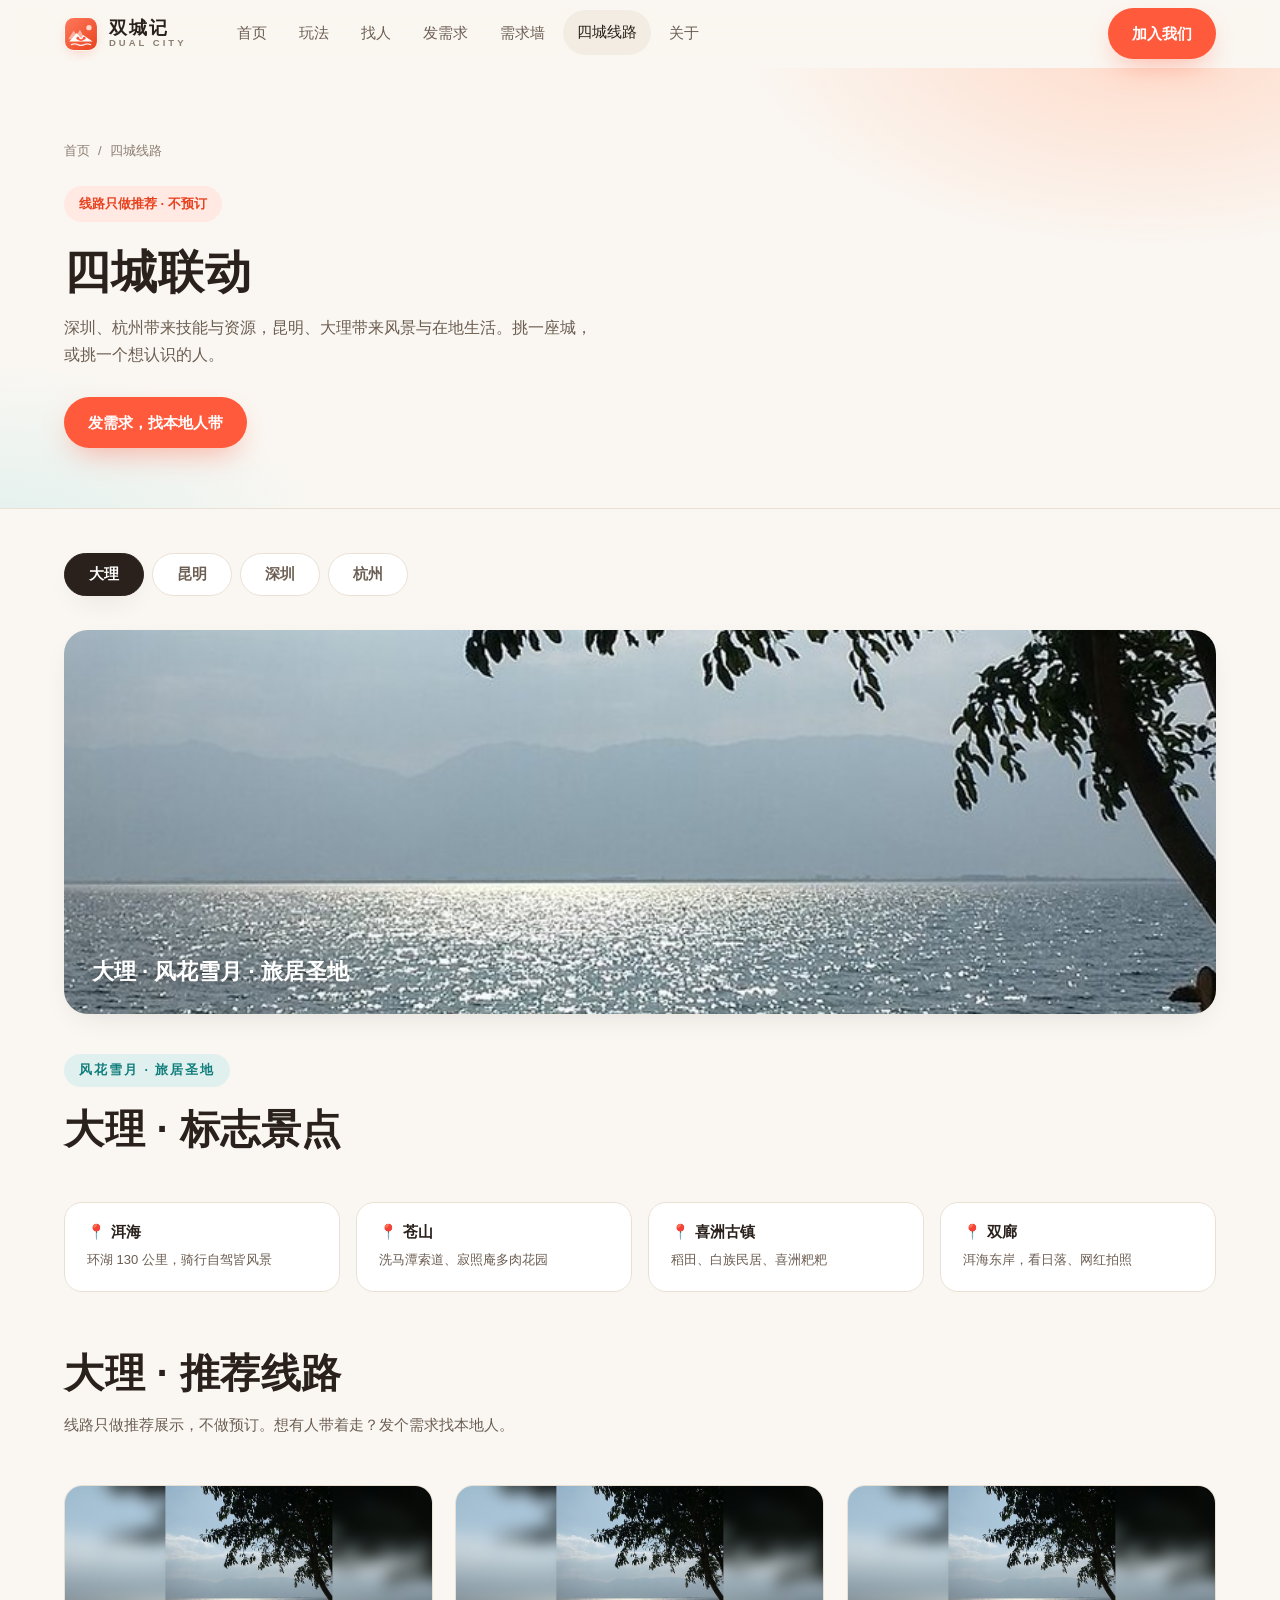
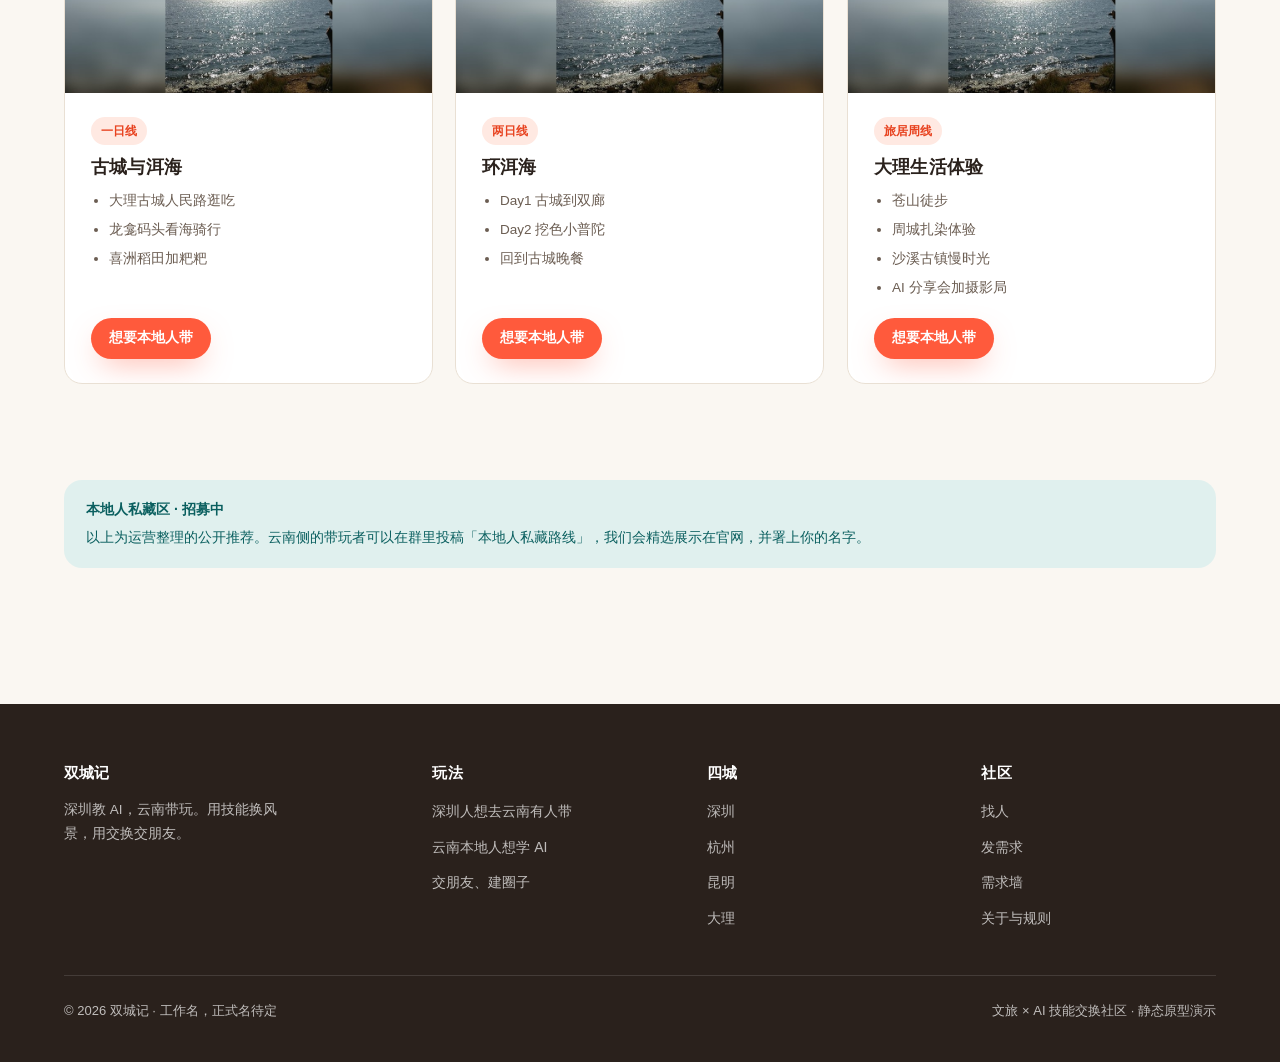
<file: site/routes.html>
<!DOCTYPE html>
<html lang="zh-CN">
<head>
<meta charset="UTF-8">
<meta name="viewport" content="width=device-width, initial-scale=1.0">
<title>四城线路 · 双城记</title>
<meta name="description" content="深圳、杭州、昆明、大理四城标志景点与推荐线路。线路只做推荐，人，才是重点。">
<link rel="icon" href="assets/img/favicon.png">
<link rel="stylesheet" href="assets/css/style.css">
</head>
<body>
<a class="skip-link" href="#main">跳到主要内容</a>
<div class="scroll-progress" aria-hidden="true"></div>

<header class="nav">
  <div class="nav__inner">
    <a class="logo" href="index.html" aria-label="双城记 首页">
      <img class="logo-mark" src="assets/img/logo-mark.svg" alt="双城记 Logo" width="34" height="34">
      <span class="logo-txt"><b>双城记</b><small>DUAL CITY</small></span>
    </a>
    <nav class="nav__links" aria-label="主导航">
      <div class="nav__item"><a class="nav__link" href="index.html">首页</a></div>
      <div class="nav__item">
        <a class="nav__link" href="#" aria-haspopup="true" aria-expanded="false">玩法</a>
        <div class="dropdown">
          <a href="scenes/sz-to-yn.html">A. 深圳人想去云南有人带<span class="dd-sub">发需求 · 匹配带玩者 · 报名</span></a>
          <a href="scenes/yn-learn-ai.html">B. 云南本地人想学 AI<span class="dd-sub">发需求 · 匹配教学者 · 报名</span></a>
          <a href="scenes/community.html">C. 双方交朋友、建圈子<span class="dd-sub">浏览资料卡 · 进群 · 组局</span></a>
        </div>
      </div>
      <div class="nav__item"><a class="nav__link" href="people.html">找人</a></div>
      <div class="nav__item"><a class="nav__link" href="demand-new.html">发需求</a></div>
      <div class="nav__item"><a class="nav__link" href="demands.html">需求墙</a></div>
      <div class="nav__item"><a class="nav__link is-active" href="routes.html">四城线路</a></div>
      <div class="nav__item"><a class="nav__link" href="about.html">关于</a></div>
    </nav>
    <a class="btn btn--primary nav__cta magnetic" href="join.html">加入我们</a>
    <button class="nav__burger" aria-label="打开菜单" aria-expanded="false"><span></span><span></span><span></span></button>
  </div>
</header>
<main id="main">
<section class="page-hero">
  <div class="container">
    <nav class="breadcrumb" aria-label="面包屑"><a href="index.html">首页</a> <span>/</span> <span>四城线路</span></nav>
    <span class="ph-eyebrow fade-up">线路只做推荐 · 不预订</span>
    <h1 class="fade-up" style="animation-delay:.08s">四城联动</h1>
    <p class="fade-up" style="animation-delay:.16s">深圳、杭州带来技能与资源，昆明、大理带来风景与在地生活。挑一座城，或挑一个想认识的人。</p>
    <div class="ph-actions fade-up" style="animation-delay:.24s">
      <a class="btn btn--primary magnetic" href="demand-new.html">发需求，找本地人带</a>
    </div>
  </div>
</section>

<section class="section" style="padding-top:44px">
  <div class="container">
    <div class="city-tabs reveal" role="tablist" aria-label="选择城市">
      <button class="city-tab is-on" data-city-tab="dl" role="tab" aria-selected="true">大理</button>
      <button class="city-tab" data-city-tab="km" role="tab" aria-selected="false">昆明</button>
      <button class="city-tab" data-city-tab="sz" role="tab" aria-selected="false">深圳</button>
      <button class="city-tab" data-city-tab="hz" role="tab" aria-selected="false">杭州</button>
    </div>
    
  <div data-city-panel="sz" style="display:none">
    <div class="city-hero-banner blur-up tone-img">
      <img src="assets/img/city-shenzhen.jpg" alt="深圳风光" loading="lazy">
      <span class="chb-label">深圳 · 一线数字之城 · 出发地</span>
    </div>
    <div class="sec-head reveal">
      <span class="pill-label">一线数字之城 · 出发地</span>
      <h2>深圳 · 标志景点</h2>
    </div>
    <div class="spot-grid" style="margin-bottom:56px">
      <div class="spot-card spotlight reveal d-1"><h4>📍 深圳湾公园</h4><p>沿海骑行、看日落，城市与自然一步之遥</p></div><div class="spot-card spotlight reveal d-2"><h4>📍 平安金融中心</h4><p>541 米高空俯瞰深圳，夜景绝佳</p></div><div class="spot-card spotlight reveal d-3"><h4>📍 华侨城创意园</h4><p>文艺街区，展览、咖啡馆、独立书店</p></div><div class="spot-card spotlight reveal d-4"><h4>📍 大鹏所城</h4><p>600 年古城加海边民宿，一日逃离</p></div>
    </div>
    <div class="sec-head reveal">
      <h2>深圳 · 推荐线路</h2>
      <p>线路只做推荐展示，不做预订。想有人带着走？发个需求找本地人。</p>
    </div>
    <div class="route-grid">
      
      <article class="route-card reveal d-1">
        <div class="rc-img blur-up tone-img"><img src="assets/img/city-wide-shenzhen.jpg" alt="深圳 城市微旅行" loading="lazy"></div>
        <div class="rc-body">
          <span class="rc-days">一日线</span>
          <h3>城市微旅行</h3>
          <ul><li>深圳湾公园骑行看海</li><li>华侨城创意园午餐逛展</li><li>平安金融中心看日落夜景</li></ul>
          <div class="rc-foot"><a class="btn btn--primary btn--sm" href="demand-new.html">想要本地人带</a></div>
        </div>
      </article>
      <article class="route-card reveal d-2">
        <div class="rc-img blur-up tone-img"><img src="assets/img/city-wide-shenzhen.jpg" alt="深圳 山海深圳" loading="lazy"></div>
        <div class="rc-body">
          <span class="rc-days">两日线</span>
          <h3>山海深圳</h3>
          <ul><li>Day1 大鹏所城漫步</li><li>较场尾海边民宿</li><li>Day2 杨梅坑海岸线徒步</li></ul>
          <div class="rc-foot"><a class="btn btn--primary btn--sm" href="demand-new.html">想要本地人带</a></div>
        </div>
      </article>
      <article class="route-card reveal d-3">
        <div class="rc-img blur-up tone-img"><img src="assets/img/city-wide-shenzhen.jpg" alt="深圳 数字深圳" loading="lazy"></div>
        <div class="rc-body">
          <span class="rc-days">AI 主题线</span>
          <h3>数字深圳</h3>
          <ul><li>华强北/科技企业主题游</li><li>AI 从业者线下交流局</li><li>未来可承接企业游学团建</li></ul>
          <div class="rc-foot"><a class="btn btn--primary btn--sm" href="demand-new.html">想要本地人带</a></div>
        </div>
      </article>
    </div>
  </div>
  <div data-city-panel="hz" style="display:none">
    <div class="city-hero-banner blur-up tone-img">
      <img src="assets/img/city-hangzhou.jpg" alt="杭州风光" loading="lazy">
      <span class="chb-label">杭州 · 江南数字之城 · 出发地</span>
    </div>
    <div class="sec-head reveal">
      <span class="pill-label">江南数字之城 · 出发地</span>
      <h2>杭州 · 标志景点</h2>
    </div>
    <div class="spot-grid" style="margin-bottom:56px">
      <div class="spot-card spotlight reveal d-1"><h4>📍 西湖</h4><p>晴湖不如雨湖，环湖处处是景</p></div><div class="spot-card spotlight reveal d-2"><h4>📍 灵隐寺</h4><p>千年古刹，山林清净</p></div><div class="spot-card spotlight reveal d-3"><h4>📍 西溪湿地</h4><p>城市湿地，摇橹船慢游</p></div><div class="spot-card spotlight reveal d-4"><h4>📍 龙井村</h4><p>茶园漫步，喝一杯明前龙井</p></div>
    </div>
    <div class="sec-head reveal">
      <h2>杭州 · 推荐线路</h2>
      <p>线路只做推荐展示，不做预订。想有人带着走？发个需求找本地人。</p>
    </div>
    <div class="route-grid">
      
      <article class="route-card reveal d-1">
        <div class="rc-img blur-up tone-img"><img src="assets/img/city-wide-hangzhou.jpg" alt="杭州 西湖经典" loading="lazy"></div>
        <div class="rc-body">
          <span class="rc-days">一日线</span>
          <h3>西湖经典</h3>
          <ul><li>断桥残雪到苏堤</li><li>花港观鱼</li><li>雷峰塔看日落</li></ul>
          <div class="rc-foot"><a class="btn btn--primary btn--sm" href="demand-new.html">想要本地人带</a></div>
        </div>
      </article>
      <article class="route-card reveal d-2">
        <div class="rc-img blur-up tone-img"><img src="assets/img/city-wide-hangzhou.jpg" alt="杭州 禅意与湿地" loading="lazy"></div>
        <div class="rc-body">
          <span class="rc-days">两日线</span>
          <h3>禅意与湿地</h3>
          <ul><li>Day1 灵隐寺加龙井村</li><li>Day2 西溪湿地摇橹船</li><li>小河直街老杭州</li></ul>
          <div class="rc-foot"><a class="btn btn--primary btn--sm" href="demand-new.html">想要本地人带</a></div>
        </div>
      </article>
      <article class="route-card reveal d-3">
        <div class="rc-img blur-up tone-img"><img src="assets/img/city-wide-hangzhou.jpg" alt="杭州 互联网之城" loading="lazy"></div>
        <div class="rc-body">
          <span class="rc-days">数字线</span>
          <h3>互联网之城</h3>
          <ul><li>未来科技城周边</li><li>与杭州互联网从业者交流</li><li>互联网公司主题参访</li></ul>
          <div class="rc-foot"><a class="btn btn--primary btn--sm" href="demand-new.html">想要本地人带</a></div>
        </div>
      </article>
    </div>
  </div>
  <div data-city-panel="km" style="display:none">
    <div class="city-hero-banner blur-up tone-img">
      <img src="assets/img/city-kunming.jpg" alt="昆明风光" loading="lazy">
      <span class="chb-label">昆明 · 春城 · 云南门户</span>
    </div>
    <div class="sec-head reveal">
      <span class="pill-label">春城 · 云南门户</span>
      <h2>昆明 · 标志景点</h2>
    </div>
    <div class="spot-grid" style="margin-bottom:56px">
      <div class="spot-card spotlight reveal d-1"><h4>📍 滇池</h4><p>昆明之肺，冬季红嘴鸥漫天</p></div><div class="spot-card spotlight reveal d-2"><h4>📍 石林</h4><p>世界自然遗产，喀斯特奇观</p></div><div class="spot-card spotlight reveal d-3"><h4>📍 斗南花市</h4><p>亚洲最大鲜花市场，鲜花论斤卖</p></div><div class="spot-card spotlight reveal d-4"><h4>📍 翠湖公园</h4><p>市区明珠，冬日海鸥夏天荷花</p></div>
    </div>
    <div class="sec-head reveal">
      <h2>昆明 · 推荐线路</h2>
      <p>线路只做推荐展示，不做预订。想有人带着走？发个需求找本地人。</p>
    </div>
    <div class="route-grid">
      
      <article class="route-card reveal d-1">
        <div class="rc-img blur-up tone-img"><img src="assets/img/city-wide-kunming.jpg" alt="昆明 春城初见" loading="lazy"></div>
        <div class="rc-body">
          <span class="rc-days">一日线</span>
          <h3>春城初见</h3>
          <ul><li>翠湖公园散步</li><li>昆明老街午餐</li><li>斗南花市买花</li><li>滇池海埂大坝看日落</li></ul>
          <div class="rc-foot"><a class="btn btn--primary btn--sm" href="demand-new.html">想要本地人带</a></div>
        </div>
      </article>
      <article class="route-card reveal d-2">
        <div class="rc-img blur-up tone-img"><img src="assets/img/city-wide-kunming.jpg" alt="昆明 石林奇观" loading="lazy"></div>
        <div class="rc-body">
          <span class="rc-days">两日线</span>
          <h3>石林奇观</h3>
          <ul><li>Day1 石林世界自然遗产</li><li>Day2 云南民族村</li><li>官渡古镇小吃</li></ul>
          <div class="rc-foot"><a class="btn btn--primary btn--sm" href="demand-new.html">想要本地人带</a></div>
        </div>
      </article>
      <article class="route-card reveal d-3">
        <div class="rc-img blur-up tone-img"><img src="assets/img/city-wide-kunming.jpg" alt="昆明 昆明慢生活" loading="lazy"></div>
        <div class="rc-body">
          <span class="rc-days">旅居线</span>
          <h3>昆明慢生活</h3>
          <ul><li>咖啡馆巡礼</li><li>篆新菜市场美食</li><li>西山龙门俯瞰滇池</li></ul>
          <div class="rc-foot"><a class="btn btn--primary btn--sm" href="demand-new.html">想要本地人带</a></div>
        </div>
      </article>
    </div>
  </div>
  <div data-city-panel="dl" >
    <div class="city-hero-banner blur-up tone-img">
      <img src="assets/img/city-dali.jpg" alt="大理风光" loading="lazy">
      <span class="chb-label">大理 · 风花雪月 · 旅居圣地</span>
    </div>
    <div class="sec-head reveal">
      <span class="pill-label">风花雪月 · 旅居圣地</span>
      <h2>大理 · 标志景点</h2>
    </div>
    <div class="spot-grid" style="margin-bottom:56px">
      <div class="spot-card spotlight reveal d-1"><h4>📍 洱海</h4><p>环湖 130 公里，骑行自驾皆风景</p></div><div class="spot-card spotlight reveal d-2"><h4>📍 苍山</h4><p>洗马潭索道、寂照庵多肉花园</p></div><div class="spot-card spotlight reveal d-3"><h4>📍 喜洲古镇</h4><p>稻田、白族民居、喜洲粑粑</p></div><div class="spot-card spotlight reveal d-4"><h4>📍 双廊</h4><p>洱海东岸，看日落、网红拍照</p></div>
    </div>
    <div class="sec-head reveal">
      <h2>大理 · 推荐线路</h2>
      <p>线路只做推荐展示，不做预订。想有人带着走？发个需求找本地人。</p>
    </div>
    <div class="route-grid">
      
      <article class="route-card reveal d-1">
        <div class="rc-img blur-up tone-img"><img src="assets/img/city-wide-dali.jpg" alt="大理 古城与洱海" loading="lazy"></div>
        <div class="rc-body">
          <span class="rc-days">一日线</span>
          <h3>古城与洱海</h3>
          <ul><li>大理古城人民路逛吃</li><li>龙龛码头看海骑行</li><li>喜洲稻田加粑粑</li></ul>
          <div class="rc-foot"><a class="btn btn--primary btn--sm" href="demand-new.html">想要本地人带</a></div>
        </div>
      </article>
      <article class="route-card reveal d-2">
        <div class="rc-img blur-up tone-img"><img src="assets/img/city-wide-dali.jpg" alt="大理 环洱海" loading="lazy"></div>
        <div class="rc-body">
          <span class="rc-days">两日线</span>
          <h3>环洱海</h3>
          <ul><li>Day1 古城到双廊</li><li>Day2 挖色小普陀</li><li>回到古城晚餐</li></ul>
          <div class="rc-foot"><a class="btn btn--primary btn--sm" href="demand-new.html">想要本地人带</a></div>
        </div>
      </article>
      <article class="route-card reveal d-3">
        <div class="rc-img blur-up tone-img"><img src="assets/img/city-wide-dali.jpg" alt="大理 大理生活体验" loading="lazy"></div>
        <div class="rc-body">
          <span class="rc-days">旅居周线</span>
          <h3>大理生活体验</h3>
          <ul><li>苍山徒步</li><li>周城扎染体验</li><li>沙溪古镇慢时光</li><li>AI 分享会加摄影局</li></ul>
          <div class="rc-foot"><a class="btn btn--primary btn--sm" href="demand-new.html">想要本地人带</a></div>
        </div>
      </article>
    </div>
  </div>
  </div>
</section>

<section class="section" style="padding-top:0">
  <div class="container">
    <div class="notice reveal">
      <div>
        <b>本地人私藏区 · 招募中</b>
        <p style="margin-top:4px">以上为运营整理的公开推荐。云南侧的带玩者可以在群里投稿「本地人私藏路线」，我们会精选展示在官网，并署上你的名字。</p>
      </div>
    </div>
  </div>
</section>
</main>

<footer class="footer">
  <div class="container">
    <div class="footer__grid">
      <div class="f-brand">
        <h4>双城记</h4>
        <p>深圳教 AI，云南带玩。用技能换风景，用交换交朋友。</p>
      </div>
      <div>
        <h4>玩法</h4>
        <ul>
          <li><a href="scenes/sz-to-yn.html">深圳人想去云南有人带</a></li>
          <li><a href="scenes/yn-learn-ai.html">云南本地人想学 AI</a></li>
          <li><a href="scenes/community.html">交朋友、建圈子</a></li>
        </ul>
      </div>
      <div>
        <h4>四城</h4>
        <ul>
          <li><a href="routes.html">深圳</a></li>
          <li><a href="routes.html">杭州</a></li>
          <li><a href="routes.html">昆明</a></li>
          <li><a href="routes.html">大理</a></li>
        </ul>
      </div>
      <div>
        <h4>社区</h4>
        <ul>
          <li><a href="people.html">找人</a></li>
          <li><a href="demand-new.html">发需求</a></li>
          <li><a href="demands.html">需求墙</a></li>
          <li><a href="about.html">关于与规则</a></li>
        </ul>
      </div>
    </div>
    <div class="f-bottom">
      <span>© <span data-year></span> 双城记 · 工作名，正式名待定</span>
      <span>文旅 × AI 技能交换社区 · 静态原型演示</span>
    </div>
  </div>
</footer>
<script src="assets/js/main.js"></script>
</body>
</html>
</file>
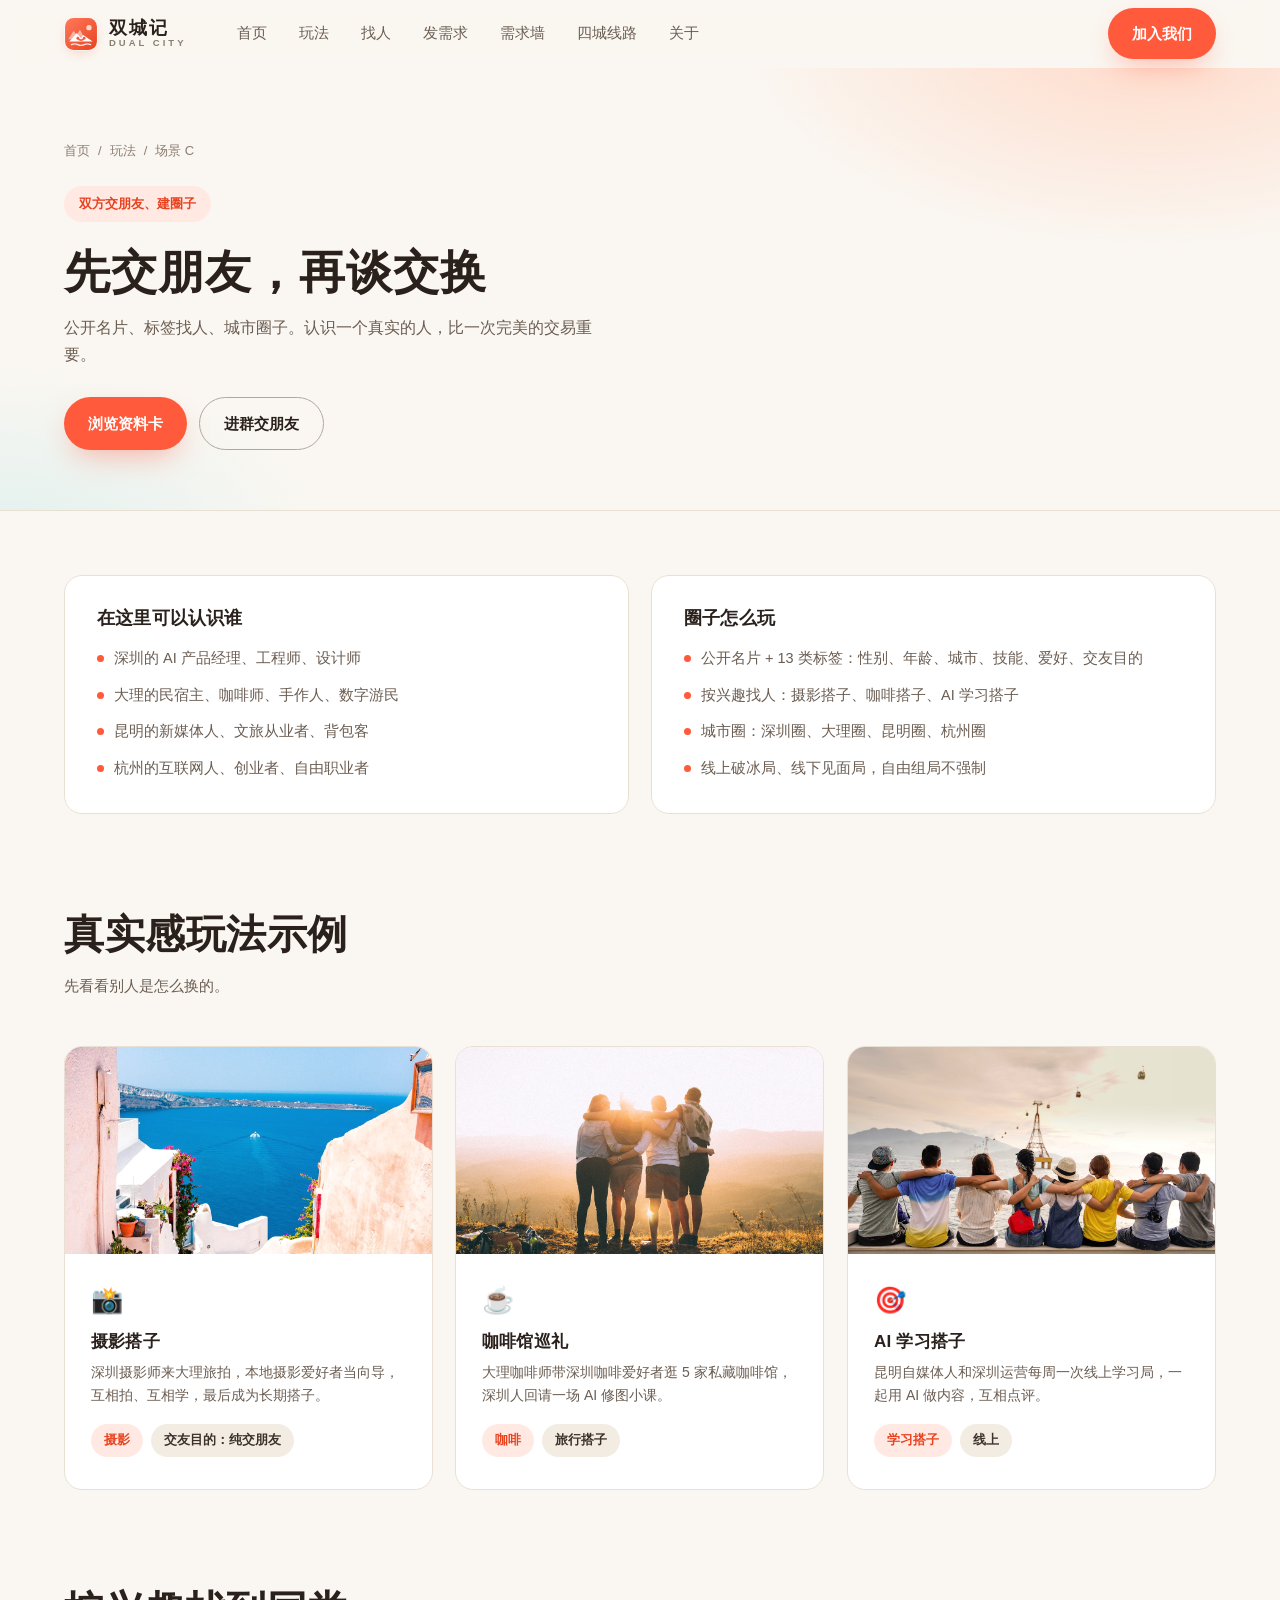
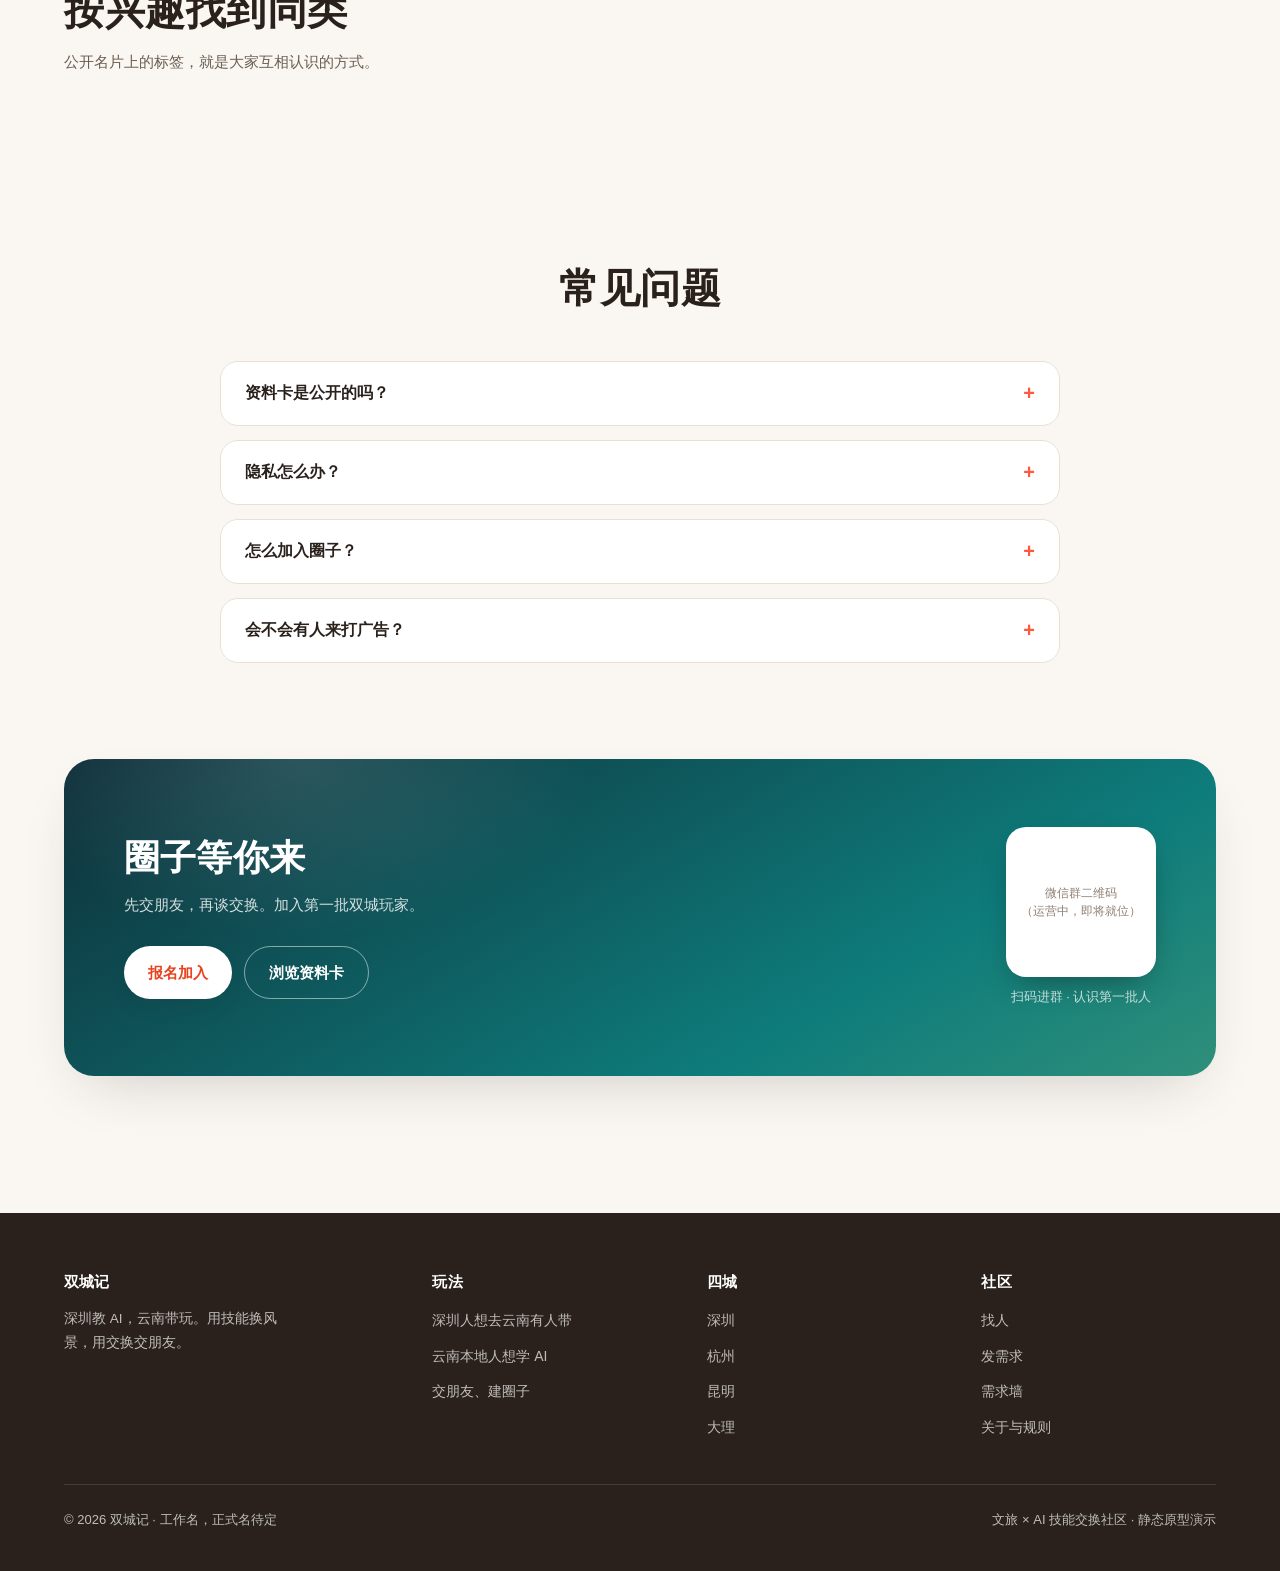
<file: site/scenes/community.html>
<!DOCTYPE html>
<html lang="zh-CN">
<head>
<meta charset="UTF-8">
<meta name="viewport" content="width=device-width, initial-scale=1.0">
<title>交朋友、建圈子 · 双城记</title>
<meta name="description" content="浏览公开名片，按兴趣找人，进城市圈子。先交朋友，再谈交换。">
<link rel="icon" href="../assets/img/favicon.png">
<link rel="stylesheet" href="../assets/css/style.css">
</head>
<body>
<a class="skip-link" href="#main">跳到主要内容</a>
<div class="scroll-progress" aria-hidden="true"></div>

<header class="nav">
  <div class="nav__inner">
    <a class="logo" href="../index.html" aria-label="双城记 首页">
      <img class="logo-mark" src="../assets/img/logo-mark.svg" alt="双城记 Logo" width="34" height="34">
      <span class="logo-txt"><b>双城记</b><small>DUAL CITY</small></span>
    </a>
    <nav class="nav__links" aria-label="主导航">
      <div class="nav__item"><a class="nav__link" href="../index.html">首页</a></div>
      <div class="nav__item">
        <a class="nav__link" href="#" aria-haspopup="true" aria-expanded="false">玩法</a>
        <div class="dropdown">
          <a href="sz-to-yn.html">A. 深圳人想去云南有人带<span class="dd-sub">发需求 · 匹配带玩者 · 报名</span></a>
          <a href="yn-learn-ai.html">B. 云南本地人想学 AI<span class="dd-sub">发需求 · 匹配教学者 · 报名</span></a>
          <a href="community.html">C. 双方交朋友、建圈子<span class="dd-sub">浏览资料卡 · 进群 · 组局</span></a>
        </div>
      </div>
      <div class="nav__item"><a class="nav__link" href="../people.html">找人</a></div>
      <div class="nav__item"><a class="nav__link" href="../demand-new.html">发需求</a></div>
      <div class="nav__item"><a class="nav__link" href="../demands.html">需求墙</a></div>
      <div class="nav__item"><a class="nav__link" href="../routes.html">四城线路</a></div>
      <div class="nav__item"><a class="nav__link" href="../about.html">关于</a></div>
    </nav>
    <a class="btn btn--primary nav__cta magnetic" href="../join.html">加入我们</a>
    <button class="nav__burger" aria-label="打开菜单" aria-expanded="false"><span></span><span></span><span></span></button>
  </div>
</header>
<main id="main">
<section class="page-hero">
  <div class="container">
    <nav class="breadcrumb" aria-label="面包屑"><a href="../index.html">首页</a> <span>/</span> <a href="#">玩法</a> <span>/</span> <span>场景 C</span></nav>
    <span class="ph-eyebrow fade-up">双方交朋友、建圈子</span>
    <h1 class="fade-up" style="animation-delay:.08s">先交朋友，再谈交换</h1>
    <p class="fade-up" style="animation-delay:.16s">公开名片、标签找人、城市圈子。认识一个真实的人，比一次完美的交易重要。</p>
    <div class="ph-actions fade-up" style="animation-delay:.24s">
      <a class="btn btn--primary magnetic" href="../demand-new.html">浏览资料卡</a>
      <a class="btn btn--ghost magnetic" href="../join.html">进群交朋友</a>
    </div>
  </div>
</section>

<section class="section" style="padding-top:64px">
  <div class="container">
    <div class="split-2">
      <div class="info-panel spotlight reveal">
        <h3>在这里可以认识谁</h3>
        <ul>
          <li>深圳的 AI 产品经理、工程师、设计师</li><li>大理的民宿主、咖啡师、手作人、数字游民</li><li>昆明的新媒体人、文旅从业者、背包客</li><li>杭州的互联网人、创业者、自由职业者</li>
        </ul>
      </div>
      <div class="info-panel spotlight reveal d-1">
        <h3>圈子怎么玩</h3>
        <ul>
          <li>公开名片 + 13 类标签：性别、年龄、城市、技能、爱好、交友目的</li><li>按兴趣找人：摄影搭子、咖啡搭子、AI 学习搭子</li><li>城市圈：深圳圈、大理圈、昆明圈、杭州圈</li><li>线上破冰局、线下见面局，自由组局不强制</li>
        </ul>
      </div>
    </div>
  </div>
</section>

<section class="section" style="padding-top:0">
  <div class="container">
    <div class="sec-head reveal">
      <h2>真实感玩法示例</h2>
      <p>先看看别人是怎么换的。</p>
    </div>
    <div class="play-cards">
      
      <article class="play-card spotlight reveal d-1">
        <div class="pc-img img-zoom"><img src="../assets/img/travel-hike.jpg" alt="摄影搭子" loading="lazy"></div>
        <div class="pc-body">
          <div class="pc-q">📸</div>
          <h3>摄影搭子</h3>
          <p>深圳摄影师来大理旅拍，本地摄影爱好者当向导，互相拍、互相学，最后成为长期搭子。</p>
          <div class="pc-tags"><span class="tag tag--accent">摄影</span><span class="tag ">交友目的：纯交朋友</span></div>
        </div>
      </article>
      <article class="play-card spotlight reveal d-2">
        <div class="pc-img img-zoom"><img src="../assets/img/warm-coffee.jpg" alt="咖啡馆巡礼" loading="lazy"></div>
        <div class="pc-body">
          <div class="pc-q">☕</div>
          <h3>咖啡馆巡礼</h3>
          <p>大理咖啡师带深圳咖啡爱好者逛 5 家私藏咖啡馆，深圳人回请一场 AI 修图小课。</p>
          <div class="pc-tags"><span class="tag tag--accent">咖啡</span><span class="tag ">旅行搭子</span></div>
        </div>
      </article>
      <article class="play-card spotlight reveal d-3">
        <div class="pc-img img-zoom"><img src="../assets/img/warm-friends.jpg" alt="AI 学习搭子" loading="lazy"></div>
        <div class="pc-body">
          <div class="pc-q">🎯</div>
          <h3>AI 学习搭子</h3>
          <p>昆明自媒体人和深圳运营每周一次线上学习局，一起用 AI 做内容，互相点评。</p>
          <div class="pc-tags"><span class="tag tag--accent">学习搭子</span><span class="tag ">线上</span></div>
        </div>
      </article>
    </div>
  </div>
</section>

<section class="section" style="padding-top:0">
  <div class="container">
    <div class="sec-head reveal">
      <h2>按兴趣找到同类</h2>
      <p>公开名片上的标签，就是大家互相认识的方式。</p>
    </div>
    <div class="tag-cloud" style="justify-content:flex-start;max-width:none">
      <a class="tc reveal d-1" href="../people.html">旅行搭子</a><a class="tc reveal d-2" href="../people.html">学习搭子</a><a class="tc reveal d-3" href="../people.html">资源合作</a><a class="tc reveal d-4" href="../people.html">纯交朋友</a><a class="tc reveal d-5" href="../people.html">摄影</a><a class="tc reveal d-6" href="../people.html">咖啡</a><a class="tc reveal d-1" href="../people.html">骑行</a><a class="tc reveal d-2" href="../people.html">露营</a><a class="tc reveal d-3" href="../people.html">徒步</a><a class="tc reveal d-4" href="../people.html">读书</a><a class="tc reveal d-5" href="../people.html">桌游</a><a class="tc reveal d-6" href="../people.html">音乐</a>
    </div>
  </div>
</section>

<section class="section" style="padding-top:0">
  <div class="container">
    <div class="sec-head sec-head--center reveal">
      <h2>常见问题</h2>
    </div>
    <div class="faq-list">
      
      <div class="faq-item reveal">
        <button class="faq-q" aria-expanded="false">资料卡是公开的吗？<span class="faq-plus" aria-hidden="true">+</span></button>
        <div class="faq-a">是的。公开名片设计，平台内所有人都能浏览，不需要认证。展示谁、在哪、会什么、想换什么。</div>
      </div>
      <div class="faq-item reveal">
        <button class="faq-q" aria-expanded="false">隐私怎么办？<span class="faq-plus" aria-hidden="true">+</span></button>
        <div class="faq-a">微信号等联系方式只在报名时提供给运营，资料卡默认只展示昵称、城市、标签和一句话介绍。</div>
      </div>
      <div class="faq-item reveal">
        <button class="faq-q" aria-expanded="false">怎么加入圈子？<span class="faq-plus" aria-hidden="true">+</span></button>
        <div class="faq-a">填写报名表后进微信群，群内按城市和兴趣分圈。也可以直接在「找人」页按标签找到想认识的人。</div>
      </div>
      <div class="faq-item reveal">
        <button class="faq-q" aria-expanded="false">会不会有人来打广告？<span class="faq-plus" aria-hidden="true">+</span></button>
        <div class="faq-a">群规明确禁止纯广告，平台有举报和黑名单机制。我们希望大家是因为兴趣和交换聚在一起。</div>
      </div>
    </div>
  </div>
</section>

<section class="section" style="padding-top:0">
  <div class="container">
    <div class="cta-band reveal">
      <div>
        <h2>圈子等你来</h2>
        <p>先交朋友，再谈交换。加入第一批双城玩家。</p>
        <div class="cta-actions">
          <a class="btn btn--light magnetic" href="../join.html">报名加入</a>
          <a class="btn btn--ghost" href="../demand-new.html" style="color:#fff;border-color:rgb(255 255 255/.5)">浏览资料卡</a>
        </div>
      </div>
      <div class="cta-qr">
        <div class="qr-box"><span>微信群二维码<br>（运营中，即将就位）</span></div>
        <small>扫码进群 · 认识第一批人</small>
      </div>
    </div>
  </div>
</section>
</main>

<footer class="footer">
  <div class="container">
    <div class="footer__grid">
      <div class="f-brand">
        <h4>双城记</h4>
        <p>深圳教 AI，云南带玩。用技能换风景，用交换交朋友。</p>
      </div>
      <div>
        <h4>玩法</h4>
        <ul>
          <li><a href="sz-to-yn.html">深圳人想去云南有人带</a></li>
          <li><a href="yn-learn-ai.html">云南本地人想学 AI</a></li>
          <li><a href="community.html">交朋友、建圈子</a></li>
        </ul>
      </div>
      <div>
        <h4>四城</h4>
        <ul>
          <li><a href="../routes.html">深圳</a></li>
          <li><a href="../routes.html">杭州</a></li>
          <li><a href="../routes.html">昆明</a></li>
          <li><a href="../routes.html">大理</a></li>
        </ul>
      </div>
      <div>
        <h4>社区</h4>
        <ul>
          <li><a href="../people.html">找人</a></li>
          <li><a href="../demand-new.html">发需求</a></li>
          <li><a href="../demands.html">需求墙</a></li>
          <li><a href="../about.html">关于与规则</a></li>
        </ul>
      </div>
    </div>
    <div class="f-bottom">
      <span>© <span data-year></span> 双城记 · 工作名，正式名待定</span>
      <span>文旅 × AI 技能交换社区 · 静态原型演示</span>
    </div>
  </div>
</footer>
<script src="../assets/js/main.js"></script>
</body>
</html>
</file>
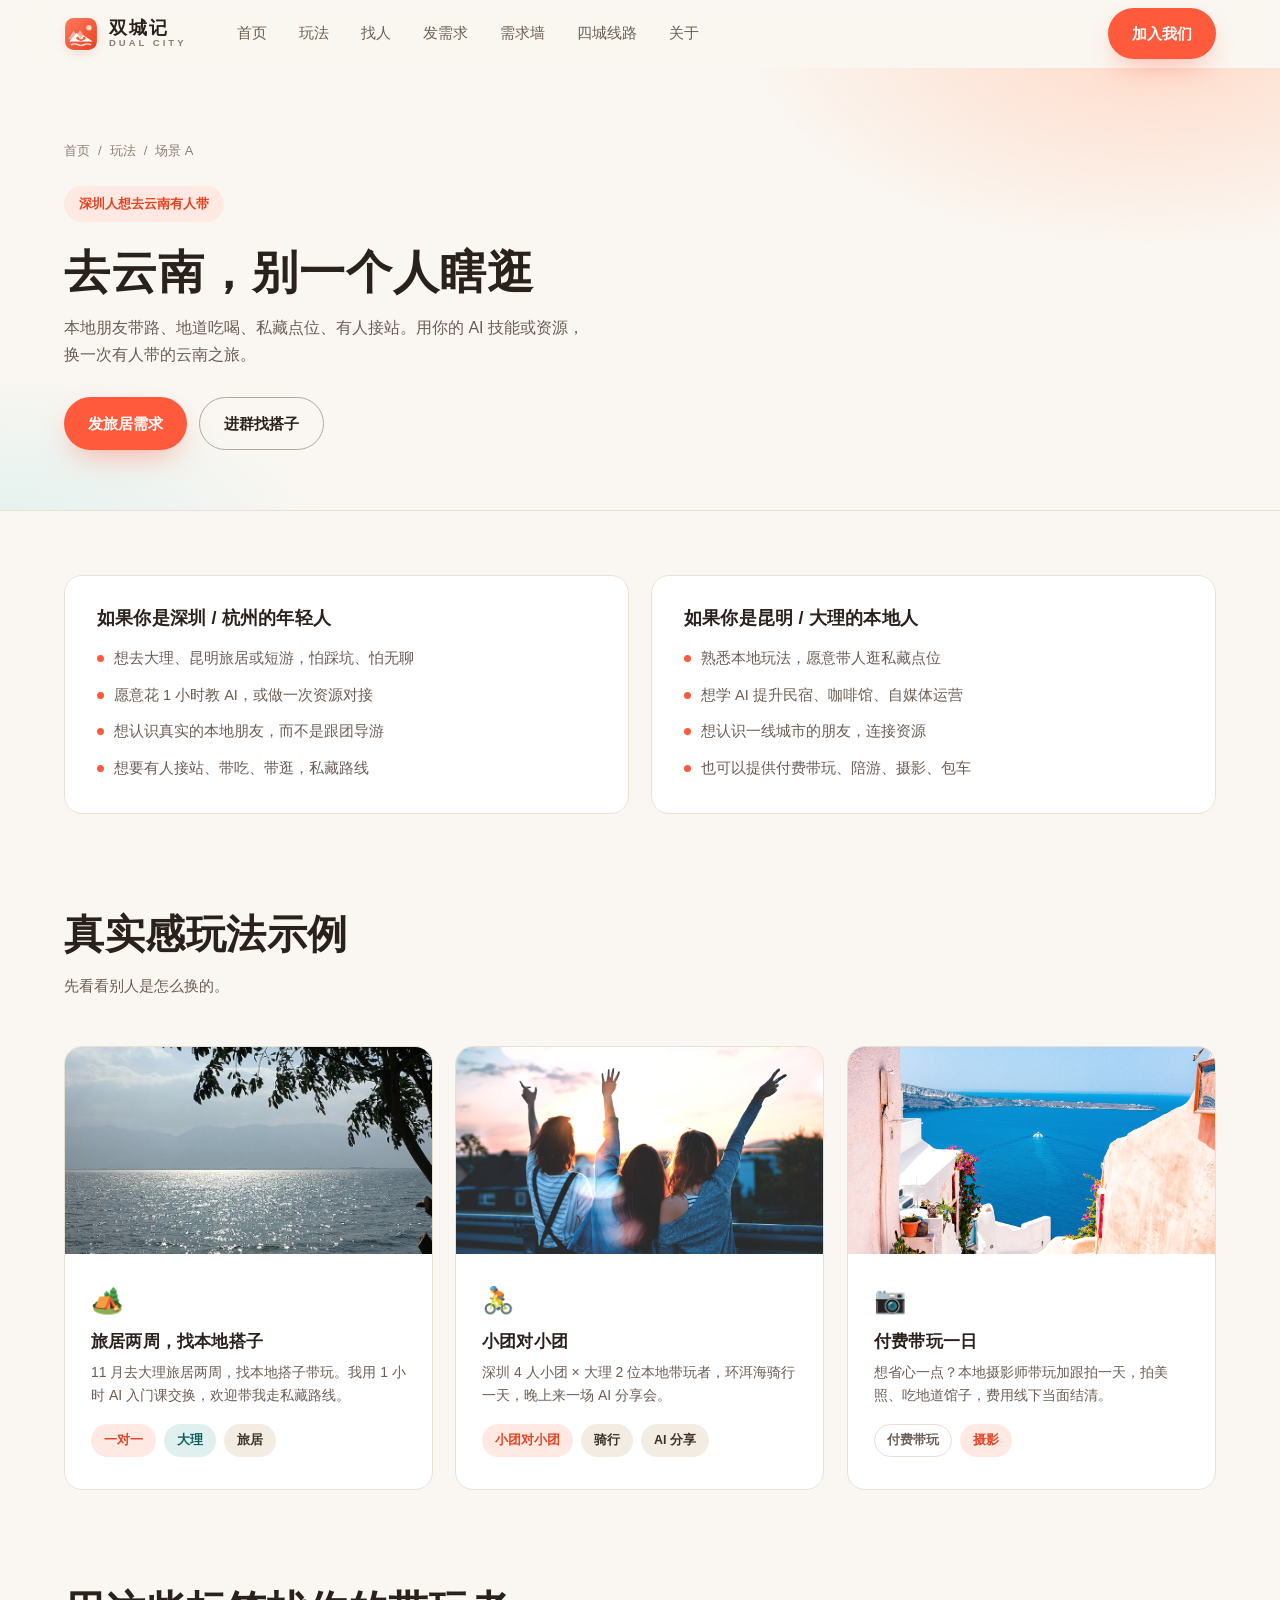
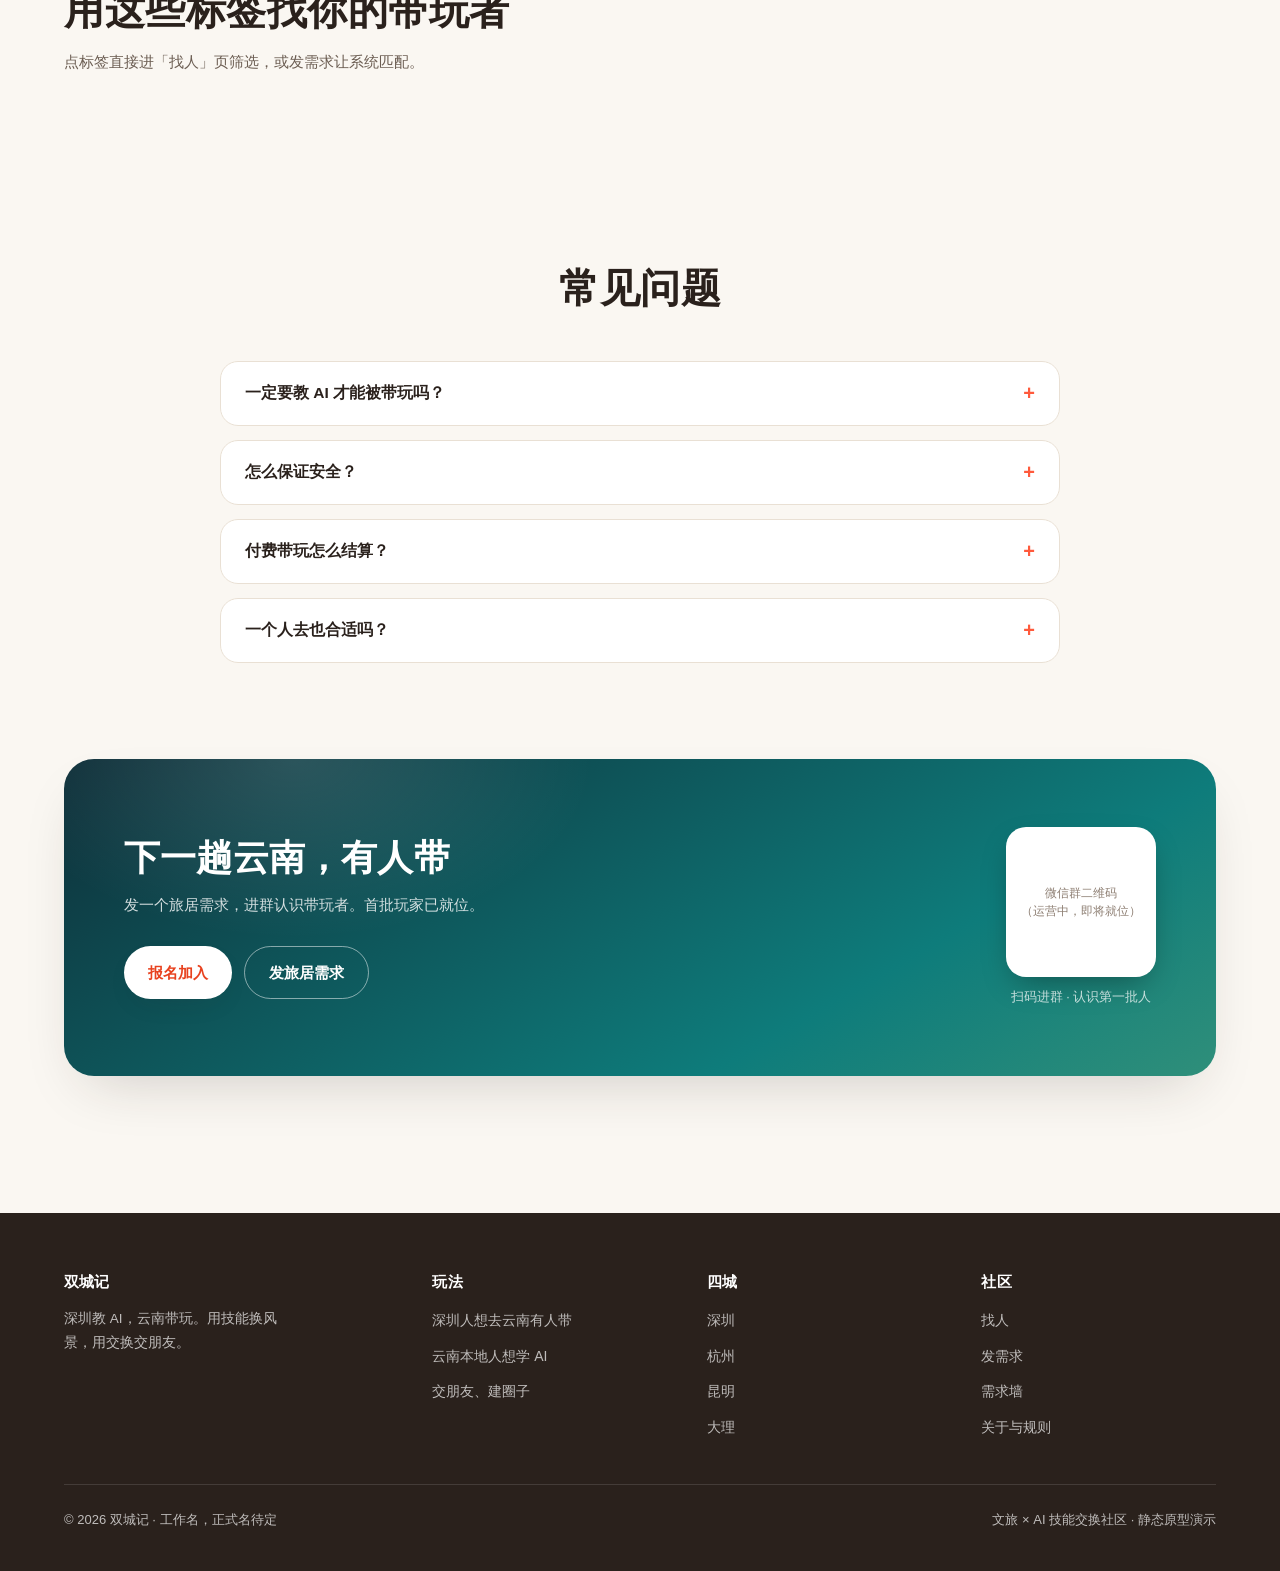
<file: site/scenes/sz-to-yn.html>
<!DOCTYPE html>
<html lang="zh-CN">
<head>
<meta charset="UTF-8">
<meta name="viewport" content="width=device-width, initial-scale=1.0">
<title>深圳人想去云南有人带 · 双城记</title>
<meta name="description" content="发旅居意向，匹配云南本地带玩者。接站、带吃、私藏点位，去云南有人带。">
<link rel="icon" href="../assets/img/favicon.png">
<link rel="stylesheet" href="../assets/css/style.css">
</head>
<body>
<a class="skip-link" href="#main">跳到主要内容</a>
<div class="scroll-progress" aria-hidden="true"></div>

<header class="nav">
  <div class="nav__inner">
    <a class="logo" href="../index.html" aria-label="双城记 首页">
      <img class="logo-mark" src="../assets/img/logo-mark.svg" alt="双城记 Logo" width="34" height="34">
      <span class="logo-txt"><b>双城记</b><small>DUAL CITY</small></span>
    </a>
    <nav class="nav__links" aria-label="主导航">
      <div class="nav__item"><a class="nav__link" href="../index.html">首页</a></div>
      <div class="nav__item">
        <a class="nav__link" href="#" aria-haspopup="true" aria-expanded="false">玩法</a>
        <div class="dropdown">
          <a href="sz-to-yn.html">A. 深圳人想去云南有人带<span class="dd-sub">发需求 · 匹配带玩者 · 报名</span></a>
          <a href="yn-learn-ai.html">B. 云南本地人想学 AI<span class="dd-sub">发需求 · 匹配教学者 · 报名</span></a>
          <a href="community.html">C. 双方交朋友、建圈子<span class="dd-sub">浏览资料卡 · 进群 · 组局</span></a>
        </div>
      </div>
      <div class="nav__item"><a class="nav__link" href="../people.html">找人</a></div>
      <div class="nav__item"><a class="nav__link" href="../demand-new.html">发需求</a></div>
      <div class="nav__item"><a class="nav__link" href="../demands.html">需求墙</a></div>
      <div class="nav__item"><a class="nav__link" href="../routes.html">四城线路</a></div>
      <div class="nav__item"><a class="nav__link" href="../about.html">关于</a></div>
    </nav>
    <a class="btn btn--primary nav__cta magnetic" href="../join.html">加入我们</a>
    <button class="nav__burger" aria-label="打开菜单" aria-expanded="false"><span></span><span></span><span></span></button>
  </div>
</header>
<main id="main">
<section class="page-hero">
  <div class="container">
    <nav class="breadcrumb" aria-label="面包屑"><a href="../index.html">首页</a> <span>/</span> <a href="#">玩法</a> <span>/</span> <span>场景 A</span></nav>
    <span class="ph-eyebrow fade-up">深圳人想去云南有人带</span>
    <h1 class="fade-up" style="animation-delay:.08s">去云南，别一个人瞎逛</h1>
    <p class="fade-up" style="animation-delay:.16s">本地朋友带路、地道吃喝、私藏点位、有人接站。用你的 AI 技能或资源，换一次有人带的云南之旅。</p>
    <div class="ph-actions fade-up" style="animation-delay:.24s">
      <a class="btn btn--primary magnetic" href="../demand-new.html">发旅居需求</a>
      <a class="btn btn--ghost magnetic" href="../join.html">进群找搭子</a>
    </div>
  </div>
</section>

<section class="section" style="padding-top:64px">
  <div class="container">
    <div class="split-2">
      <div class="info-panel spotlight reveal">
        <h3>如果你是深圳 / 杭州的年轻人</h3>
        <ul>
          <li>想去大理、昆明旅居或短游，怕踩坑、怕无聊</li><li>愿意花 1 小时教 AI，或做一次资源对接</li><li>想认识真实的本地朋友，而不是跟团导游</li><li>想要有人接站、带吃、带逛，私藏路线</li>
        </ul>
      </div>
      <div class="info-panel spotlight reveal d-1">
        <h3>如果你是昆明 / 大理的本地人</h3>
        <ul>
          <li>熟悉本地玩法，愿意带人逛私藏点位</li><li>想学 AI 提升民宿、咖啡馆、自媒体运营</li><li>想认识一线城市的朋友，连接资源</li><li>也可以提供付费带玩、陪游、摄影、包车</li>
        </ul>
      </div>
    </div>
  </div>
</section>

<section class="section" style="padding-top:0">
  <div class="container">
    <div class="sec-head reveal">
      <h2>真实感玩法示例</h2>
      <p>先看看别人是怎么换的。</p>
    </div>
    <div class="play-cards">
      
      <article class="play-card spotlight reveal d-1">
        <div class="pc-img img-zoom"><img src="../assets/img/city-dali.jpg" alt="旅居两周，找本地搭子" loading="lazy"></div>
        <div class="pc-body">
          <div class="pc-q">🏕️</div>
          <h3>旅居两周，找本地搭子</h3>
          <p>11 月去大理旅居两周，找本地搭子带玩。我用 1 小时 AI 入门课交换，欢迎带我走私藏路线。</p>
          <div class="pc-tags"><span class="tag tag--accent">一对一</span><span class="tag tag--teal">大理</span><span class="tag ">旅居</span></div>
        </div>
      </article>
      <article class="play-card spotlight reveal d-2">
        <div class="pc-img img-zoom"><img src="../assets/img/travel-trip.jpg" alt="小团对小团" loading="lazy"></div>
        <div class="pc-body">
          <div class="pc-q">🚴</div>
          <h3>小团对小团</h3>
          <p>深圳 4 人小团 × 大理 2 位本地带玩者，环洱海骑行一天，晚上来一场 AI 分享会。</p>
          <div class="pc-tags"><span class="tag tag--accent">小团对小团</span><span class="tag ">骑行</span><span class="tag ">AI 分享</span></div>
        </div>
      </article>
      <article class="play-card spotlight reveal d-3">
        <div class="pc-img img-zoom"><img src="../assets/img/travel-hike.jpg" alt="付费带玩一日" loading="lazy"></div>
        <div class="pc-body">
          <div class="pc-q">📷</div>
          <h3>付费带玩一日</h3>
          <p>想省心一点？本地摄影师带玩加跟拍一天，拍美照、吃地道馆子，费用线下当面结清。</p>
          <div class="pc-tags"><span class="tag tag--outline">付费带玩</span><span class="tag tag--accent">摄影</span></div>
        </div>
      </article>
    </div>
  </div>
</section>

<section class="section" style="padding-top:0">
  <div class="container">
    <div class="sec-head reveal">
      <h2>用这些标签找你的带玩者</h2>
      <p>点标签直接进「找人」页筛选，或发需求让系统匹配。</p>
    </div>
    <div class="tag-cloud" style="justify-content:flex-start;max-width:none">
      <a class="tc reveal d-1" href="../people.html">常驻大理</a><a class="tc reveal d-2" href="../people.html">常驻昆明</a><a class="tc reveal d-3" href="../people.html">擅长地道美食</a><a class="tc reveal d-4" href="../people.html">擅长拍照点位</a><a class="tc reveal d-5" href="../people.html">环湖骑行</a><a class="tc reveal d-6" href="../people.html">古镇漫步</a><a class="tc reveal d-1" href="../people.html">咖啡馆巡礼</a><a class="tc reveal d-2" href="../people.html">接站带路</a><a class="tc reveal d-3" href="../people.html">徒步</a><a class="tc reveal d-4" href="../people.html">旅居期间</a>
    </div>
  </div>
</section>

<section class="section" style="padding-top:0">
  <div class="container">
    <div class="sec-head sec-head--center reveal">
      <h2>常见问题</h2>
    </div>
    <div class="faq-list">
      
      <div class="faq-item reveal">
        <button class="faq-q" aria-expanded="false">一定要教 AI 才能被带玩吗？<span class="faq-plus" aria-hidden="true">+</span></button>
        <div class="faq-a">不一定。交换内容可以自由约定，比如带伴手礼、帮忙拍素材、一起分摊油费都行。平台只提供标准参考，不强制。</div>
      </div>
      <div class="faq-item reveal">
        <button class="faq-q" aria-expanded="false">怎么保证安全？<span class="faq-plus" aria-hidden="true">+</span></button>
        <div class="faq-a">平台无认证机制，但我们建议线下见面选公共场所、报备行程。平台有规则、举报和黑名单机制兜底。</div>
      </div>
      <div class="faq-item reveal">
        <button class="faq-q" aria-expanded="false">付费带玩怎么结算？<span class="faq-plus" aria-hidden="true">+</span></button>
        <div class="faq-a">带玩、陪游、摄影、包车费用线下当面结清，平台只做展示与撮合，不介入交易。</div>
      </div>
      <div class="faq-item reveal">
        <button class="faq-q" aria-expanded="false">一个人去也合适吗？<span class="faq-plus" aria-hidden="true">+</span></button>
        <div class="faq-a">非常合适。很多深圳小伙伴都是一个人出发，进群找到搭子后结伴玩，比报团有意思得多。</div>
      </div>
    </div>
  </div>
</section>

<section class="section" style="padding-top:0">
  <div class="container">
    <div class="cta-band reveal">
      <div>
        <h2>下一趟云南，有人带</h2>
        <p>发一个旅居需求，进群认识带玩者。首批玩家已就位。</p>
        <div class="cta-actions">
          <a class="btn btn--light magnetic" href="../join.html">报名加入</a>
          <a class="btn btn--ghost" href="../demand-new.html" style="color:#fff;border-color:rgb(255 255 255/.5)">发旅居需求</a>
        </div>
      </div>
      <div class="cta-qr">
        <div class="qr-box"><span>微信群二维码<br>（运营中，即将就位）</span></div>
        <small>扫码进群 · 认识第一批人</small>
      </div>
    </div>
  </div>
</section>
</main>

<footer class="footer">
  <div class="container">
    <div class="footer__grid">
      <div class="f-brand">
        <h4>双城记</h4>
        <p>深圳教 AI，云南带玩。用技能换风景，用交换交朋友。</p>
      </div>
      <div>
        <h4>玩法</h4>
        <ul>
          <li><a href="sz-to-yn.html">深圳人想去云南有人带</a></li>
          <li><a href="yn-learn-ai.html">云南本地人想学 AI</a></li>
          <li><a href="community.html">交朋友、建圈子</a></li>
        </ul>
      </div>
      <div>
        <h4>四城</h4>
        <ul>
          <li><a href="../routes.html">深圳</a></li>
          <li><a href="../routes.html">杭州</a></li>
          <li><a href="../routes.html">昆明</a></li>
          <li><a href="../routes.html">大理</a></li>
        </ul>
      </div>
      <div>
        <h4>社区</h4>
        <ul>
          <li><a href="../people.html">找人</a></li>
          <li><a href="../demand-new.html">发需求</a></li>
          <li><a href="../demands.html">需求墙</a></li>
          <li><a href="../about.html">关于与规则</a></li>
        </ul>
      </div>
    </div>
    <div class="f-bottom">
      <span>© <span data-year></span> 双城记 · 工作名，正式名待定</span>
      <span>文旅 × AI 技能交换社区 · 静态原型演示</span>
    </div>
  </div>
</footer>
<script src="../assets/js/main.js"></script>
</body>
</html>
</file>
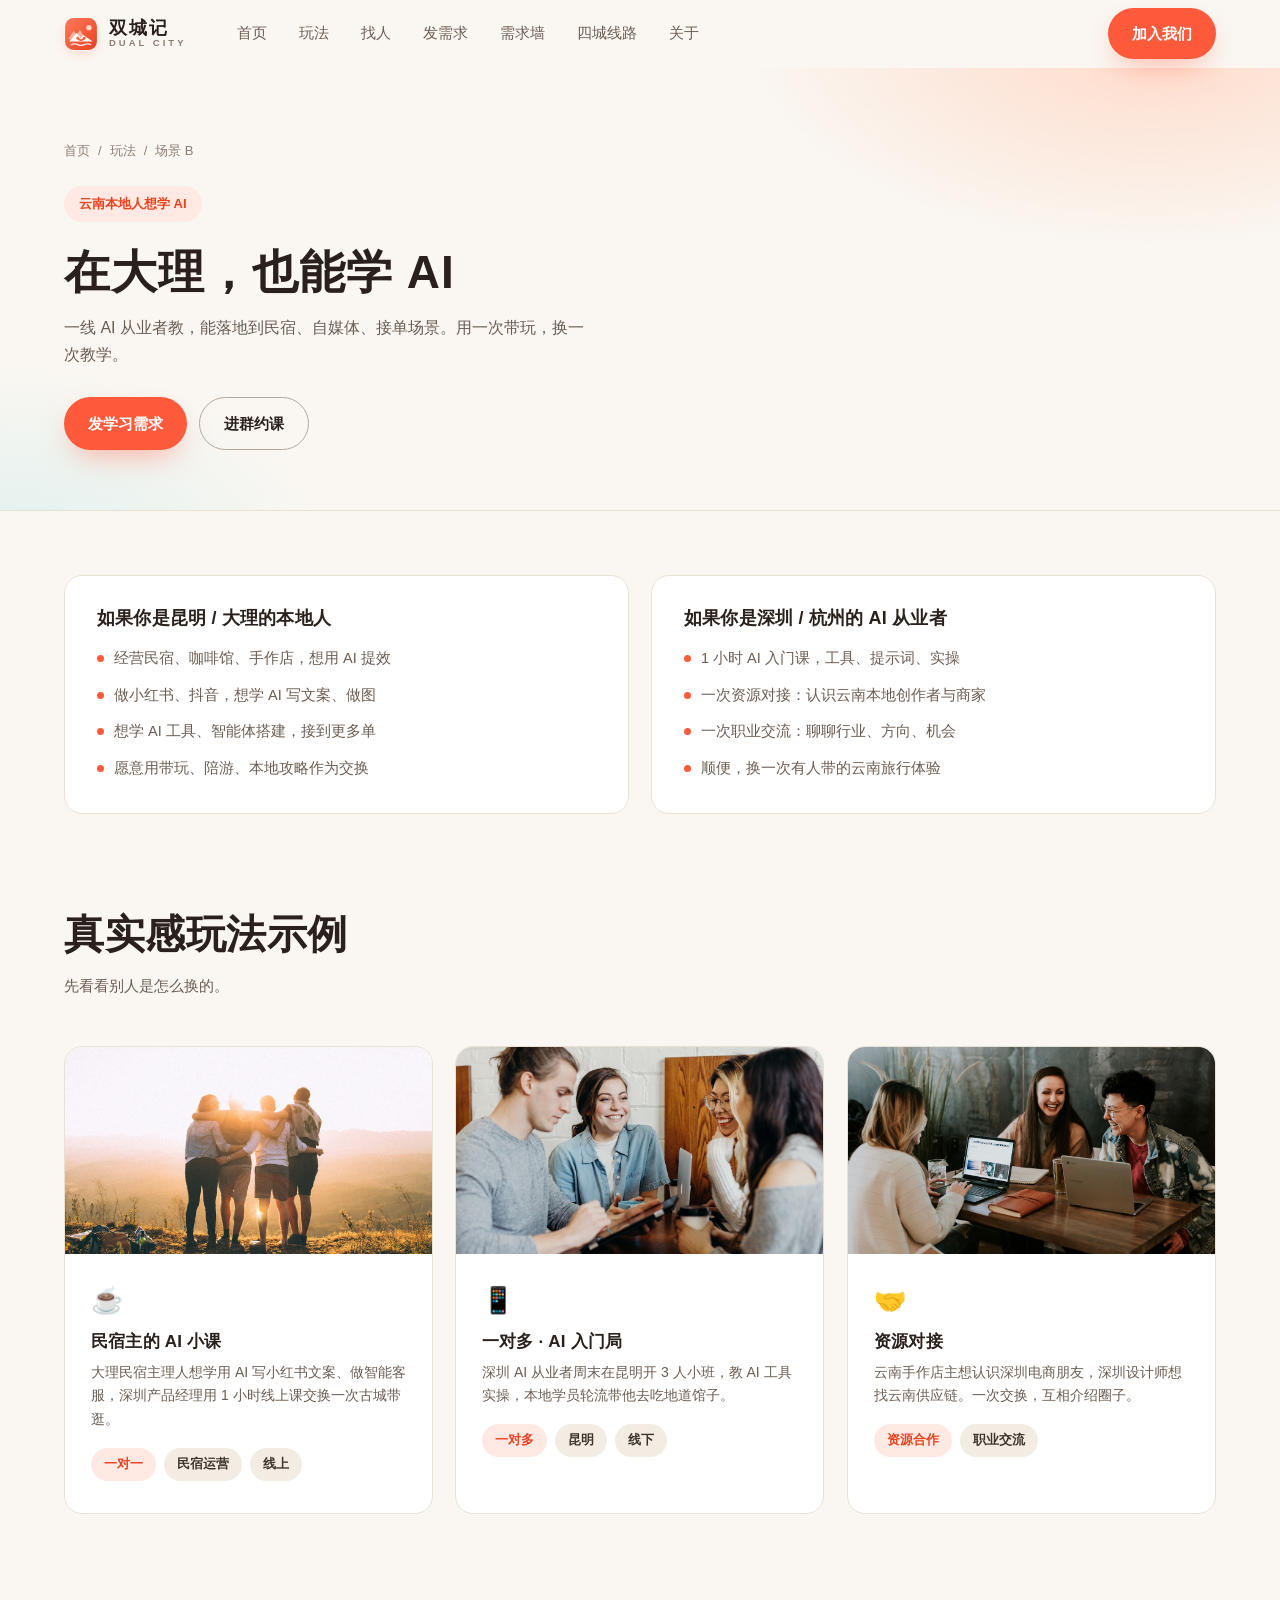
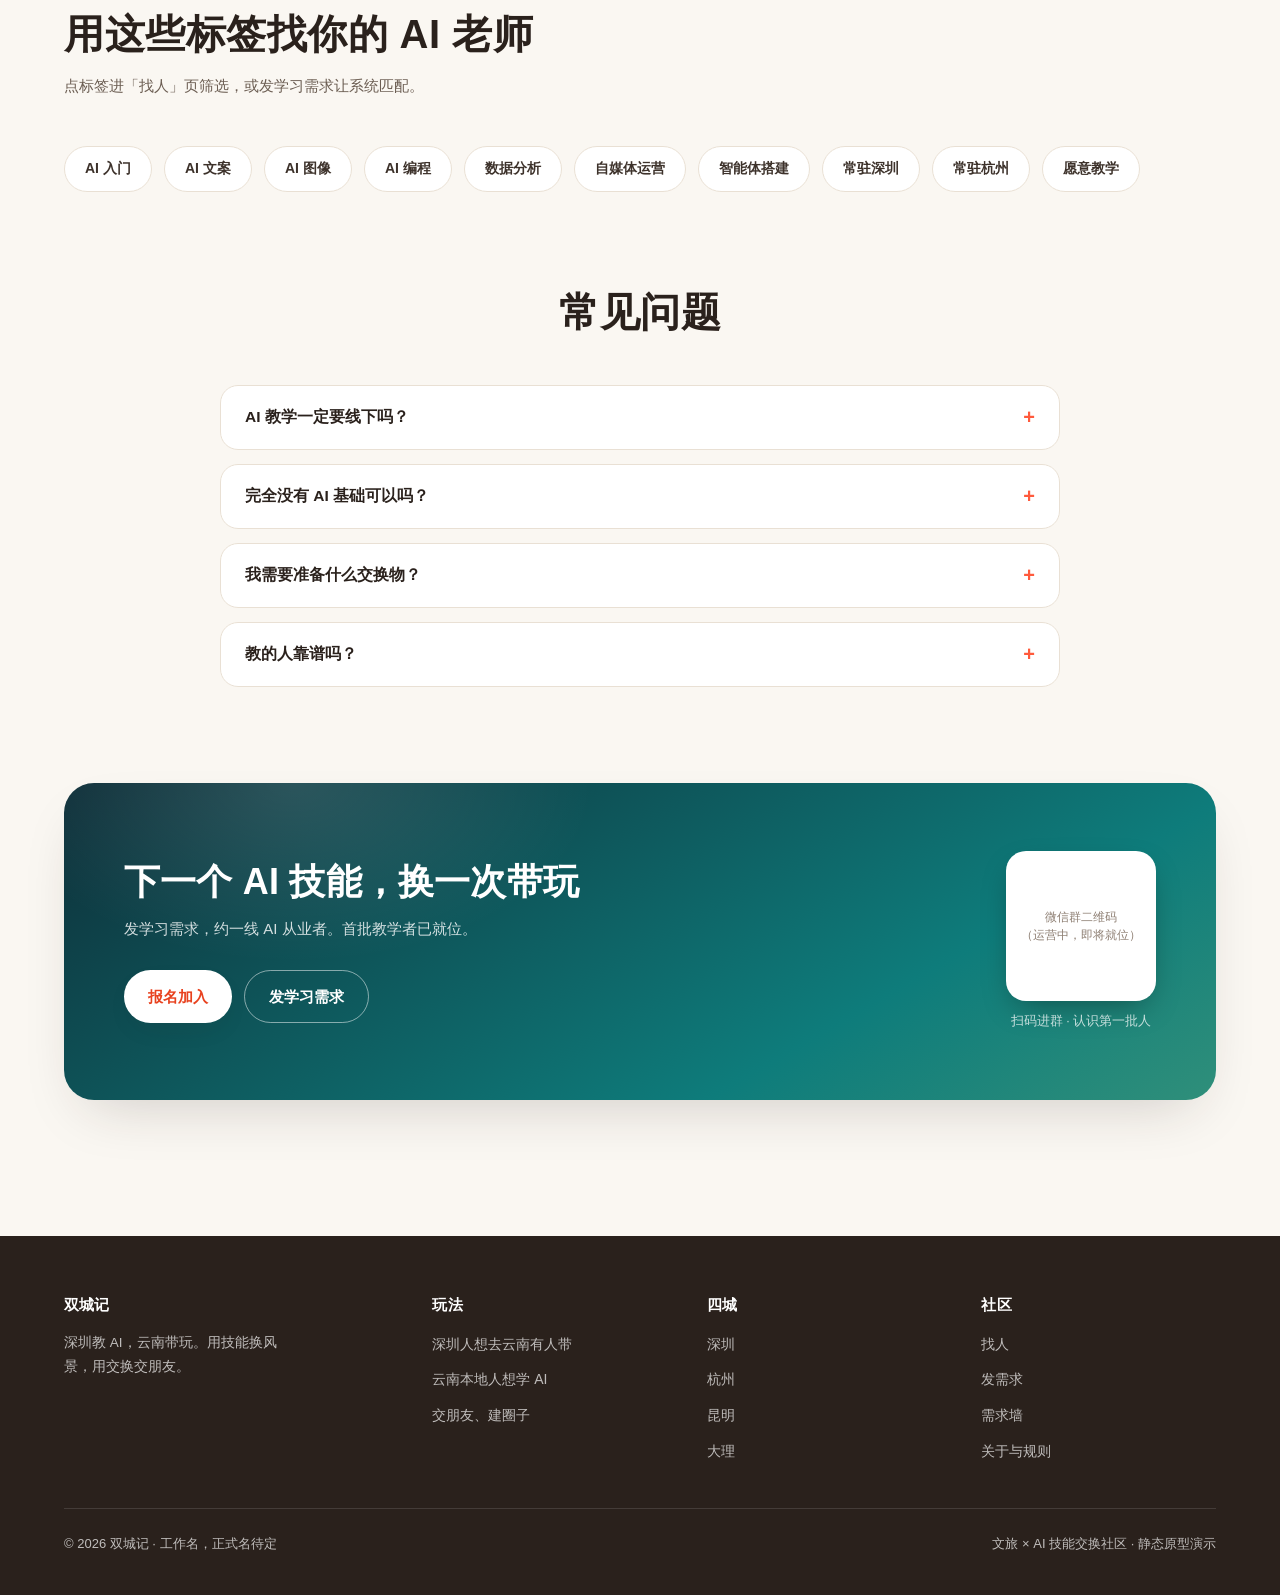
<file: site/scenes/yn-learn-ai.html>
<!DOCTYPE html>
<html lang="zh-CN">
<head>
<meta charset="UTF-8">
<meta name="viewport" content="width=device-width, initial-scale=1.0">
<title>云南本地人想学 AI · 双城记</title>
<meta name="description" content="在大理也能学 AI。发学习需求，匹配深圳一线 AI 从业者，1 小时入门课或资源对接。">
<link rel="icon" href="../assets/img/favicon.png">
<link rel="stylesheet" href="../assets/css/style.css">
</head>
<body>
<a class="skip-link" href="#main">跳到主要内容</a>
<div class="scroll-progress" aria-hidden="true"></div>

<header class="nav">
  <div class="nav__inner">
    <a class="logo" href="../index.html" aria-label="双城记 首页">
      <img class="logo-mark" src="../assets/img/logo-mark.svg" alt="双城记 Logo" width="34" height="34">
      <span class="logo-txt"><b>双城记</b><small>DUAL CITY</small></span>
    </a>
    <nav class="nav__links" aria-label="主导航">
      <div class="nav__item"><a class="nav__link" href="../index.html">首页</a></div>
      <div class="nav__item">
        <a class="nav__link" href="#" aria-haspopup="true" aria-expanded="false">玩法</a>
        <div class="dropdown">
          <a href="sz-to-yn.html">A. 深圳人想去云南有人带<span class="dd-sub">发需求 · 匹配带玩者 · 报名</span></a>
          <a href="yn-learn-ai.html">B. 云南本地人想学 AI<span class="dd-sub">发需求 · 匹配教学者 · 报名</span></a>
          <a href="community.html">C. 双方交朋友、建圈子<span class="dd-sub">浏览资料卡 · 进群 · 组局</span></a>
        </div>
      </div>
      <div class="nav__item"><a class="nav__link" href="../people.html">找人</a></div>
      <div class="nav__item"><a class="nav__link" href="../demand-new.html">发需求</a></div>
      <div class="nav__item"><a class="nav__link" href="../demands.html">需求墙</a></div>
      <div class="nav__item"><a class="nav__link" href="../routes.html">四城线路</a></div>
      <div class="nav__item"><a class="nav__link" href="../about.html">关于</a></div>
    </nav>
    <a class="btn btn--primary nav__cta magnetic" href="../join.html">加入我们</a>
    <button class="nav__burger" aria-label="打开菜单" aria-expanded="false"><span></span><span></span><span></span></button>
  </div>
</header>
<main id="main">
<section class="page-hero">
  <div class="container">
    <nav class="breadcrumb" aria-label="面包屑"><a href="../index.html">首页</a> <span>/</span> <a href="#">玩法</a> <span>/</span> <span>场景 B</span></nav>
    <span class="ph-eyebrow fade-up">云南本地人想学 AI</span>
    <h1 class="fade-up" style="animation-delay:.08s">在大理，也能学 AI</h1>
    <p class="fade-up" style="animation-delay:.16s">一线 AI 从业者教，能落地到民宿、自媒体、接单场景。用一次带玩，换一次教学。</p>
    <div class="ph-actions fade-up" style="animation-delay:.24s">
      <a class="btn btn--primary magnetic" href="../demand-new.html">发学习需求</a>
      <a class="btn btn--ghost magnetic" href="../join.html">进群约课</a>
    </div>
  </div>
</section>

<section class="section" style="padding-top:64px">
  <div class="container">
    <div class="split-2">
      <div class="info-panel spotlight reveal">
        <h3>如果你是昆明 / 大理的本地人</h3>
        <ul>
          <li>经营民宿、咖啡馆、手作店，想用 AI 提效</li><li>做小红书、抖音，想学 AI 写文案、做图</li><li>想学 AI 工具、智能体搭建，接到更多单</li><li>愿意用带玩、陪游、本地攻略作为交换</li>
        </ul>
      </div>
      <div class="info-panel spotlight reveal d-1">
        <h3>如果你是深圳 / 杭州的 AI 从业者</h3>
        <ul>
          <li>1 小时 AI 入门课，工具、提示词、实操</li><li>一次资源对接：认识云南本地创作者与商家</li><li>一次职业交流：聊聊行业、方向、机会</li><li>顺便，换一次有人带的云南旅行体验</li>
        </ul>
      </div>
    </div>
  </div>
</section>

<section class="section" style="padding-top:0">
  <div class="container">
    <div class="sec-head reveal">
      <h2>真实感玩法示例</h2>
      <p>先看看别人是怎么换的。</p>
    </div>
    <div class="play-cards">
      
      <article class="play-card spotlight reveal d-1">
        <div class="pc-img img-zoom"><img src="../assets/img/warm-coffee.jpg" alt="民宿主的 AI 小课" loading="lazy"></div>
        <div class="pc-body">
          <div class="pc-q">☕</div>
          <h3>民宿主的 AI 小课</h3>
          <p>大理民宿主理人想学用 AI 写小红书文案、做智能客服，深圳产品经理用 1 小时线上课交换一次古城带逛。</p>
          <div class="pc-tags"><span class="tag tag--accent">一对一</span><span class="tag ">民宿运营</span><span class="tag ">线上</span></div>
        </div>
      </article>
      <article class="play-card spotlight reveal d-2">
        <div class="pc-img img-zoom"><img src="../assets/img/warm-study.jpg" alt="一对多 · AI 入门局" loading="lazy"></div>
        <div class="pc-body">
          <div class="pc-q">📱</div>
          <h3>一对多 · AI 入门局</h3>
          <p>深圳 AI 从业者周末在昆明开 3 人小班，教 AI 工具实操，本地学员轮流带他去吃地道馆子。</p>
          <div class="pc-tags"><span class="tag tag--accent">一对多</span><span class="tag ">昆明</span><span class="tag ">线下</span></div>
        </div>
      </article>
      <article class="play-card spotlight reveal d-3">
        <div class="pc-img img-zoom"><img src="../assets/img/warm-team.jpg" alt="资源对接" loading="lazy"></div>
        <div class="pc-body">
          <div class="pc-q">🤝</div>
          <h3>资源对接</h3>
          <p>云南手作店主想认识深圳电商朋友，深圳设计师想找云南供应链。一次交换，互相介绍圈子。</p>
          <div class="pc-tags"><span class="tag tag--accent">资源合作</span><span class="tag ">职业交流</span></div>
        </div>
      </article>
    </div>
  </div>
</section>

<section class="section" style="padding-top:0">
  <div class="container">
    <div class="sec-head reveal">
      <h2>用这些标签找你的 AI 老师</h2>
      <p>点标签进「找人」页筛选，或发学习需求让系统匹配。</p>
    </div>
    <div class="tag-cloud" style="justify-content:flex-start;max-width:none">
      <a class="tc reveal d-1" href="../people.html">AI 入门</a><a class="tc reveal d-2" href="../people.html">AI 文案</a><a class="tc reveal d-3" href="../people.html">AI 图像</a><a class="tc reveal d-4" href="../people.html">AI 编程</a><a class="tc reveal d-5" href="../people.html">数据分析</a><a class="tc reveal d-6" href="../people.html">自媒体运营</a><a class="tc reveal d-1" href="../people.html">智能体搭建</a><a class="tc reveal d-2" href="../people.html">常驻深圳</a><a class="tc reveal d-3" href="../people.html">常驻杭州</a><a class="tc reveal d-4" href="../people.html">愿意教学</a>
    </div>
  </div>
</section>

<section class="section" style="padding-top:0">
  <div class="container">
    <div class="sec-head sec-head--center reveal">
      <h2>常见问题</h2>
    </div>
    <div class="faq-list">
      
      <div class="faq-item reveal">
        <button class="faq-q" aria-expanded="false">AI 教学一定要线下吗？<span class="faq-plus" aria-hidden="true">+</span></button>
        <div class="faq-a">不一定。一对一教学可以线上完成，很多深圳小伙伴周末或晚上有空。线下教学通常搭配带玩一起进行。</div>
      </div>
      <div class="faq-item reveal">
        <button class="faq-q" aria-expanded="false">完全没有 AI 基础可以吗？<span class="faq-plus" aria-hidden="true">+</span></button>
        <div class="faq-a">完全可以。AI 入门课就是为零基础设计的，1 小时学会用工具、写提示词、做一张图。</div>
      </div>
      <div class="faq-item reveal">
        <button class="faq-q" aria-expanded="false">我需要准备什么交换物？<span class="faq-plus" aria-hidden="true">+</span></button>
        <div class="faq-a">带玩、接站、地道美食、本地攻略都行。平台不强制对等，双方聊得来最重要。</div>
      </div>
      <div class="faq-item reveal">
        <button class="faq-q" aria-expanded="false">教的人靠谱吗？<span class="faq-plus" aria-hidden="true">+</span></button>
        <div class="faq-a">平台资料卡公开可见，你可以先看对方技能标签和介绍。社群内也有真实互动口碑可以参考。</div>
      </div>
    </div>
  </div>
</section>

<section class="section" style="padding-top:0">
  <div class="container">
    <div class="cta-band reveal">
      <div>
        <h2>下一个 AI 技能，换一次带玩</h2>
        <p>发学习需求，约一线 AI 从业者。首批教学者已就位。</p>
        <div class="cta-actions">
          <a class="btn btn--light magnetic" href="../join.html">报名加入</a>
          <a class="btn btn--ghost" href="../demand-new.html" style="color:#fff;border-color:rgb(255 255 255/.5)">发学习需求</a>
        </div>
      </div>
      <div class="cta-qr">
        <div class="qr-box"><span>微信群二维码<br>（运营中，即将就位）</span></div>
        <small>扫码进群 · 认识第一批人</small>
      </div>
    </div>
  </div>
</section>
</main>

<footer class="footer">
  <div class="container">
    <div class="footer__grid">
      <div class="f-brand">
        <h4>双城记</h4>
        <p>深圳教 AI，云南带玩。用技能换风景，用交换交朋友。</p>
      </div>
      <div>
        <h4>玩法</h4>
        <ul>
          <li><a href="sz-to-yn.html">深圳人想去云南有人带</a></li>
          <li><a href="yn-learn-ai.html">云南本地人想学 AI</a></li>
          <li><a href="community.html">交朋友、建圈子</a></li>
        </ul>
      </div>
      <div>
        <h4>四城</h4>
        <ul>
          <li><a href="../routes.html">深圳</a></li>
          <li><a href="../routes.html">杭州</a></li>
          <li><a href="../routes.html">昆明</a></li>
          <li><a href="../routes.html">大理</a></li>
        </ul>
      </div>
      <div>
        <h4>社区</h4>
        <ul>
          <li><a href="../people.html">找人</a></li>
          <li><a href="../demand-new.html">发需求</a></li>
          <li><a href="../demands.html">需求墙</a></li>
          <li><a href="../about.html">关于与规则</a></li>
        </ul>
      </div>
    </div>
    <div class="f-bottom">
      <span>© <span data-year></span> 双城记 · 工作名，正式名待定</span>
      <span>文旅 × AI 技能交换社区 · 静态原型演示</span>
    </div>
  </div>
</footer>
<script src="../assets/js/main.js"></script>
</body>
</html>
</file>
<file: site/assets/css/style.css>
/* ============================================================
   双城记 · 设计系统 v2 (Design Tokens)
   温暖社交 × 文旅 ｜ 苹果官网级动效
   强调色: 珊瑚 #ff5a3c ｜ 底色: 暖白 #faf7f2
   ============================================================ */
:root {
  /* 中性色 (暖调) */
  --ink-900: #2a211c;
  --ink-700: #3d322b;
  --ink-500: #6b5d52;
  --ink-400: #8d7e72;
  --ink-300: #b3a79c;
  --paper: #faf7f2;
  --paper-deep: #f2ece3;
  --card: #ffffff;
  --line: #e9e0d4;

  /* 强调色: 珊瑚 (唯一 CTA/高亮色) */
  --accent: #ff5a3c;
  --accent-deep: #e8421f;
  --accent-soft: #ffe9e2;
  --on-accent: #ffffff;

  /* 文旅场景色 (风光区块) */
  --teal: #0e7c7b;
  --teal-deep: #0a5f5f;
  --teal-soft: #e0f0ee;
  --sand: #f5e9d7;
  --pine: #2f5d50;
  --peach: #ffd9c7;

  /* 形状体系: 卡片 18px / 按钮与标签全圆 / 输入框 12px */
  --r-card: 18px;
  --r-pill: 999px;
  --r-input: 12px;

  --shadow-1: 0 1px 2px rgb(42 33 28 / .04);
  --shadow-2: 0 10px 30px -12px rgb(42 33 28 / .14);
  --shadow-3: 0 24px 60px -24px rgb(42 33 28 / .22);
  --shadow-coral: 0 12px 30px -10px rgb(255 90 60 / .5);

  --font: "PingFang SC", "Hiragino Sans GB", "Microsoft YaHei", "Noto Sans SC", -apple-system, "Segoe UI", Roboto, sans-serif;
  --nav-h: 68px;

  --ease-out: cubic-bezier(.22, 1, .36, 1);
  --ease-spring: cubic-bezier(.34, 1.56, .64, 1);
}

@media (prefers-color-scheme: dark) {
  :root {
    --ink-900: #f5efe7;
    --ink-700: #e3d9cd;
    --ink-500: #bdb0a2;
    --ink-400: #998a7b;
    --ink-300: #77685a;
    --paper: #17120e;
    --paper-deep: #211a14;
    --card: #261e17;
    --line: #3a3026;
    --accent-soft: #3d241b;
    --teal-soft: #122f2e;
    --sand: #2c2417;
    --peach: #3d251c;
    --shadow-1: 0 1px 2px rgb(0 0 0 / .4);
    --shadow-2: 0 10px 30px -12px rgb(0 0 0 / .5);
    --shadow-3: 0 24px 60px -24px rgb(0 0 0 / .6);
  }
}

/* ============================================================
   基础
   ============================================================ */
*, *::before, *::after { box-sizing: border-box; }
html { scroll-behavior: smooth; }
body {
  margin: 0;
  font-family: var(--font);
  color: var(--ink-700);
  background: var(--paper);
  line-height: 1.7;
  -webkit-font-smoothing: antialiased;
  font-size: 15px;
  overflow-x: hidden;
}
img { display: block; max-width: 100%; }
a { color: var(--accent-deep); text-decoration: none; }
h1, h2, h3, h4 { color: var(--ink-900); line-height: 1.22; margin: 0; letter-spacing: .2px; }
p { margin: 0; }
::selection { background: var(--accent-soft); }

.container { max-width: 1200px; margin: 0 auto; padding: 0 24px; }

/* ============================================================
   图片系统 (渲染过渡 + 滤镜)
   ============================================================ */
/* blur-up 加载过渡 */
.blur-up { position: relative; overflow: hidden; background: var(--paper-deep); }
.blur-up img {
  opacity: 0; transform: scale(1.06);
  filter: blur(14px) saturate(.85);
  transition: opacity .9s ease, transform 1.4s var(--ease-out), filter 1s ease;
}
.blur-up img.is-loaded { opacity: 1; transform: scale(1.01); filter: blur(0) saturate(1); }
.blur-up.is-shimmer::before {
  content: ""; position: absolute; inset: 0; z-index: 1; pointer-events: none;
  background: linear-gradient(100deg, transparent 30%, rgb(255 255 255 / .35) 50%, transparent 70%);
  background-size: 200% 100%;
  animation: shimmer 1.6s infinite;
}
@keyframes shimmer { 0% { background-position: 180% 0; } 100% { background-position: -80% 0; } }

/* 社交滤镜: 暖色统一 + hover 增强 */
.social-img { filter: saturate(.92) contrast(1.02) brightness(1.01); transition: filter .6s ease, transform .9s var(--ease-out); }
.social-img:hover { filter: saturate(1.18) contrast(1.05) brightness(1.03); }

/* 渐变叠加层 (社交平台感) */
.img-grad::after {
  content: ""; position: absolute; inset: 0; pointer-events: none;
  background:
    linear-gradient(180deg, transparent 55%, rgb(20 12 6 / .55) 100%),
    linear-gradient(135deg, rgb(255 90 60 / .12), transparent 40%);
  opacity: .9; transition: opacity .5s ease;
}
.img-grad:hover::after { opacity: 1; }

/* 交叉淡化 (双图层) */
.crossfade { position: relative; overflow: hidden; }
.crossfade img { position: absolute; inset: 0; width: 100%; height: 100%; object-fit: cover; opacity: 0; transition: opacity 1.2s ease; }
.crossfade img.is-active { opacity: 1; }

/* 图片 hover 双色调 (社交动态感) */
.tone-img { position: relative; overflow: hidden; }
.tone-img img { transition: transform .9s var(--ease-out), filter .6s ease; filter: saturate(.9); }
.tone-img:hover img { transform: scale(1.07); filter: saturate(1.25) hue-rotate(-6deg); }
.tone-img::after {
  content: ""; position: absolute; inset: 0; pointer-events: none;
  background: linear-gradient(120deg, rgb(255 90 60 / .18), transparent 45%, rgb(14 124 123 / .12));
  mix-blend-mode: overlay; opacity: 0; transition: opacity .5s ease;
}
.tone-img:hover::after { opacity: 1; }
.section { padding: 96px 0; }
.section--tight { padding: 60px 0; }

/* 可访问性 */
:focus-visible { outline: 3px solid var(--accent); outline-offset: 2px; border-radius: 6px; }
.skip-link {
  position: absolute; left: -9999px; top: 0; background: var(--accent); color: #fff;
  padding: 10px 16px; border-radius: 0 0 10px 0; z-index: 200;
}
.skip-link:focus { left: 0; }

/* ============================================================
   按钮
   ============================================================ */
.btn {
  position: relative;
  display: inline-flex; align-items: center; justify-content: center; gap: 8px;
  font-family: inherit; font-size: 15px; font-weight: 600;
  padding: 13px 24px; border-radius: var(--r-pill); border: 0; cursor: pointer;
  transition: transform .25s var(--ease-out), box-shadow .3s ease, background .25s ease;
  white-space: nowrap; text-decoration: none; overflow: hidden;
}
.btn::after {
  content: ""; position: absolute; inset: 0;
  background: radial-gradient(120% 120% at 50% 0%, rgb(255 255 255 / .28), transparent 55%);
  opacity: 0; transition: opacity .3s ease;
}
.btn:hover::after { opacity: 1; }
.btn:active { transform: scale(.97); }
.btn--primary { background: var(--accent); color: var(--on-accent); box-shadow: var(--shadow-coral); }
.btn--primary:hover { background: var(--accent-deep); box-shadow: 0 16px 36px -12px rgb(255 90 60 / .55); transform: translateY(-2px); }
.btn--ghost { background: transparent; color: var(--ink-900); border: 1.5px solid var(--ink-300); }
.btn--ghost:hover { border-color: var(--ink-500); transform: translateY(-2px); background: var(--card); }
.btn--light { background: #fff; color: var(--accent-deep); box-shadow: var(--shadow-2); }
.btn--light:hover { background: var(--accent-soft); transform: translateY(-2px); box-shadow: var(--shadow-3); }
.btn--sm { padding: 9px 18px; font-size: 13.5px; }

/* ============================================================
   导航 (毛玻璃, 滚动加深)
   ============================================================ */
.nav {
  position: sticky; top: 0; z-index: 100;
  height: var(--nav-h);
  background: rgb(250 247 242 / .75);
  backdrop-filter: blur(18px) saturate(1.4); -webkit-backdrop-filter: blur(18px) saturate(1.4);
  border-bottom: 1px solid transparent;
  transition: background .3s ease, border-color .3s ease, box-shadow .3s ease;
}
.nav.is-scrolled {
  background: rgb(250 247 242 / .9);
  border-bottom-color: var(--line);
  box-shadow: 0 6px 24px -18px rgb(42 33 28 / .2);
}
.nav__inner { max-width: 1200px; margin: 0 auto; padding: 0 24px; height: 100%; display: flex; align-items: center; gap: 28px; }
.logo { display: flex; align-items: center; gap: 11px; font-weight: 800; font-size: 19px; color: var(--ink-900); letter-spacing: 1.5px; transition: opacity .2s, transform .25s var(--ease-out); }
.logo:hover { opacity: .88; transform: translateY(-1px); }
.logo .logo-mark { width: 34px; height: 34px; border-radius: 10px; box-shadow: 0 4px 14px -6px rgb(255 90 60 / .45); transition: transform .4s var(--ease-spring); flex: none; }
.logo:hover .logo-mark { transform: rotate(-6deg) scale(1.05); }
.logo .logo-txt { display: flex; flex-direction: column; line-height: 1.15; }
.logo .logo-txt b { font-size: 18px; font-weight: 900; letter-spacing: 2px; }
.logo .logo-txt small { font-size: 9.5px; font-weight: 600; color: var(--ink-400); letter-spacing: 3px; }
.nav__links { display: flex; align-items: center; gap: 4px; margin-left: 8px; }
.nav__item { position: relative; }
.nav__link {
  display: block; padding: 10px 14px; border-radius: var(--r-pill);
  color: var(--ink-500); font-weight: 500; font-size: 14.5px;
  transition: background .18s ease, color .18s ease, transform .18s ease;
}
.nav__link:hover, .nav__item:hover > .nav__link, .nav__link.is-active { color: var(--ink-900); background: var(--paper-deep); transform: translateY(-1px); }
.nav__cta { margin-left: auto; transition: transform .2s var(--ease-out); }
.nav__cta:hover { transform: translateY(-1px) scale(1.02); }

.dropdown {
  position: absolute; top: calc(100% + 10px); left: 0; min-width: 270px;
  background: var(--card); border: 1px solid var(--line); border-radius: var(--r-card);
  box-shadow: var(--shadow-3); padding: 8px;
  opacity: 0; visibility: hidden; transform: translateY(-8px) scale(.98);
  transition: opacity .22s var(--ease-out), transform .22s var(--ease-out), visibility .22s;
  transform-origin: top left;
}
.nav__item:hover .dropdown, .dropdown.is-open { opacity: 1; visibility: visible; transform: translateY(0) scale(1); }
.dropdown a { display: block; padding: 10px 14px; border-radius: 12px; color: var(--ink-700); font-size: 14px; transition: background .15s, transform .15s, color .15s; }
.dropdown a:hover { background: var(--accent-soft); color: var(--accent-deep); transform: translateX(3px); }
.dropdown .dd-sub { font-size: 12px; color: var(--ink-400); display: block; margin-top: 2px; }

.nav__burger { display: none; background: none; border: 0; width: 40px; height: 40px; border-radius: 10px; cursor: pointer; }
.nav__burger span { display: block; width: 20px; height: 2px; background: var(--ink-900); margin: 5px auto; border-radius: 2px; transition: transform .2s; }

/* ============================================================
   区块头
   ============================================================ */
.sec-head { max-width: 720px; margin-bottom: 48px; }
.sec-head--center { margin-left: auto; margin-right: auto; text-align: center; }
.pill-label {
  display: inline-flex; align-items: center; gap: 6px;
  font-size: 12.5px; font-weight: 700; letter-spacing: 2px;
  color: var(--teal); background: var(--teal-soft);
  padding: 6px 15px; border-radius: var(--r-pill); margin-bottom: 18px;
}
.sec-head h2 { font-size: clamp(28px, 3.6vw, 40px); font-weight: 800; letter-spacing: .5px; }
.sec-head p { margin-top: 14px; color: var(--ink-500); max-width: 56ch; }
.sec-head--center p { margin-left: auto; margin-right: auto; }

/* ============================================================
   动效系统 (苹果风)
   ============================================================ */
/* 滚动渐入 */
.reveal { opacity: 0; transform: translateY(30px); transition: opacity .8s var(--ease-out), transform .8s var(--ease-out); will-change: opacity, transform; }
.reveal.is-in { opacity: 1; transform: translateY(0); }
.reveal--scale { transform: translateY(30px) scale(.96); }
.reveal--scale.is-in { transform: translateY(0) scale(1); }
.reveal--left { transform: translateX(-36px); }
.reveal--left.is-in { transform: translateX(0); }
.reveal--right { transform: translateX(36px); }
.reveal--right.is-in { transform: translateX(0); }

/* 交错延迟 */
.d-1 { transition-delay: .08s; }
.d-2 { transition-delay: .16s; }
.d-3 { transition-delay: .24s; }
.d-4 { transition-delay: .32s; }
.d-5 { transition-delay: .4s; }
.d-6 { transition-delay: .48s; }

/* 图片视差 (scroll-driven) */
.parallax-wrap { position: relative; overflow: hidden; }
.parallax-img {
  width: 100%; height: 120%; object-fit: cover;
  position: absolute; top: -10%; left: 0;
  will-change: transform;
}

/* 图片加载淡入 + 缩放 */
.img-zoom {
  overflow: hidden; position: relative;
}
.img-zoom img { transition: transform 1.2s var(--ease-out), opacity 1s ease, filter .6s ease; transform: scale(1.02); }
.img-zoom img.is-loaded { transform: scale(1); }
.img-zoom:hover img { transform: scale(1.08); }

/* 卡片 spotlight (苹果风光晕) */
.spotlight { position: relative; overflow: hidden; }
.spotlight::before {
  content: ""; position: absolute; inset: 0; z-index: 1; pointer-events: none;
  background: radial-gradient(600px circle at var(--mx, 50%) var(--my, 50%), rgb(255 255 255 / .5), transparent 40%);
  opacity: 0; transition: opacity .4s ease;
}
.spotlight:hover::before { opacity: 1; }

/* 浮动元素 */
@keyframes float-y { 0%, 100% { transform: translateY(0); } 50% { transform: translateY(-10px); } }
@keyframes float-y-2 { 0%, 100% { transform: translateY(0); } 50% { transform: translateY(-14px); } }
.float-anim { animation: float-y 5s var(--ease-out) infinite; }
.float-anim-2 { animation: float-y-2 6.5s var(--ease-out) infinite; }

/* 呼吸光晕 */
@keyframes pulse-glow {
  0%, 100% { box-shadow: 0 0 0 0 rgb(255 90 60 / .35); }
  50% { box-shadow: 0 0 0 14px rgb(255 90 60 / 0); }
}
.pulse-glow { animation: pulse-glow 2.8s var(--ease-out) infinite; }

/* 渐入 (页面加载) */
@keyframes fade-up-in {
  from { opacity: 0; transform: translateY(26px); }
  to { opacity: 1; transform: translateY(0); }
}
.fade-up { animation: fade-up-in .9s var(--ease-out) both; }

/* 平滑滚动进度条 */
.scroll-progress {
  position: fixed; top: 0; left: 0; height: 3px; z-index: 200;
  background: linear-gradient(90deg, var(--accent), var(--peach));
  width: 0; transition: width .1s linear;
}

/* 标题渐变文字 */
.grad-text {
  background: linear-gradient(100deg, var(--accent), #ff9a6b 45%, var(--teal));
  -webkit-background-clip: text; background-clip: text;
  -webkit-text-fill-color: transparent; color: transparent;
}

/* 磁性悬停 (轻微) */
.magnetic { transition: transform .3s var(--ease-spring); }

/* ============================================================
   Hero (苹果风大图 + 视差)
   ============================================================ */
.hero { position: relative; overflow: hidden; padding: 88px 0 110px; }
.hero::before {
  content: ""; position: absolute; inset: 0; z-index: -2;
  background:
    radial-gradient(900px 500px at 85% -10%, var(--peach), transparent 60%),
    radial-gradient(700px 400px at -10% 20%, var(--teal-soft), transparent 55%),
    var(--paper);
}
.hero__inner { display: grid; grid-template-columns: 1.05fr .95fr; gap: 60px; align-items: center; }
.hero__eyebrow {
  display: inline-flex; align-items: center; gap: 8px;
  font-size: 13px; font-weight: 700; color: var(--accent-deep);
  background: var(--accent-soft); padding: 8px 18px; border-radius: var(--r-pill); margin-bottom: 26px;
  box-shadow: 0 4px 14px -6px rgb(255 90 60 / .3);
}
.hero h1 { font-size: clamp(38px, 5.2vw, 60px); font-weight: 900; letter-spacing: 1px; line-height: 1.12; }
.hero h1 .hl { color: var(--accent); }
.hero__sub { margin-top: 24px; font-size: 17.5px; color: var(--ink-500); max-width: 36ch; line-height: 1.85; }
.hero__actions { display: flex; gap: 14px; margin-top: 36px; flex-wrap: wrap; }
.hero__hint { margin-top: 22px; font-size: 13.5px; color: var(--ink-400); }

.hero__visual { position: relative; }
.scenery-card {
  position: relative; border-radius: 28px; overflow: hidden;
  background: linear-gradient(160deg, #103a3f, #0e7c7b 55%, #2f5d50);
  box-shadow: var(--shadow-3); aspect-ratio: 4 / 3.4;
  transform: translateZ(0);
}
.scenery-card img { width: 100%; height: 100%; object-fit: cover; opacity: .92; }
.scenery-card::after {
  content: ""; position: absolute; inset: 0;
  background: linear-gradient(180deg, rgb(16 38 46 / .04), rgb(16 38 46 / .4));
}
.scenery-card__tag {
  position: absolute; left: 18px; top: 18px; z-index: 2;
  background: rgb(255 255 255 / .92); color: var(--ink-900);
  font-size: 12.5px; font-weight: 700; padding: 6px 14px; border-radius: var(--r-pill);
  backdrop-filter: blur(8px);
  animation: float-y 6s var(--ease-out) infinite;
}
.scenery-card__cap { position: absolute; left: 20px; bottom: 18px; z-index: 2; color: #fff; font-weight: 700; font-size: 15px; text-shadow: 0 1px 10px rgb(0 0 0 / .4); }

.float-card {
  position: absolute; background: var(--card); border-radius: var(--r-card);
  box-shadow: var(--shadow-3); padding: 14px 18px; z-index: 3;
  display: flex; align-items: center; gap: 12px;
  transition: transform .3s var(--ease-spring);
}
.float-card:hover { transform: scale(1.04); }
.float-card--top { top: -20px; right: -14px; animation: float-y 5s var(--ease-out) infinite; }
.float-card--bottom { bottom: -24px; left: -18px; animation: float-y-2 6.5s var(--ease-out) infinite; }
.float-card .fc-ico { width: 42px; height: 42px; border-radius: 13px; display: grid; place-items: center; flex: none; }
.float-card .fc-t { font-size: 13px; font-weight: 700; color: var(--ink-900); }
.float-card .fc-s { font-size: 12px; color: var(--ink-400); }

/* ============================================================
   玩法三步
   ============================================================ */
.steps { display: grid; grid-template-columns: repeat(3, 1fr); gap: 20px; counter-reset: step; }
.step {
  position: relative; background: var(--card); border: 1px solid var(--line);
  border-radius: var(--r-card); padding: 32px 28px 30px;
  transition: transform .35s var(--ease-out), box-shadow .35s ease, border-color .3s ease;
}
.step:hover { transform: translateY(-6px); box-shadow: var(--shadow-2); border-color: var(--peach); }
.step::before {
  counter-increment: step; content: "0" counter(step);
  font-size: 36px; font-weight: 900; color: var(--accent-soft); display: block; line-height: 1; margin-bottom: 16px;
  transition: color .3s ease;
}
.step:hover::before { color: var(--accent); }
.step h3 { font-size: 19px; font-weight: 800; }
.step p { margin-top: 10px; color: var(--ink-500); font-size: 14px; }

/* ============================================================
   三大场景 (不对称 bento)
   ============================================================ */
.scene-grid { display: grid; grid-template-columns: 1.15fr .85fr; gap: 20px; }
.scene-card {
  position: relative; border-radius: var(--r-card); overflow: hidden;
  background: var(--card); border: 1px solid var(--line);
  padding: 36px 34px; min-height: 230px; display: flex; flex-direction: column;
  transition: transform .35s var(--ease-out), box-shadow .35s ease; text-decoration: none; color: inherit;
}
.scene-card:hover { transform: translateY(-6px); box-shadow: var(--shadow-3); }
.scene-card--hero { grid-row: span 2; background: linear-gradient(165deg, var(--teal-deep), var(--teal) 60%, #3f8f7a); color: #fff; min-height: 500px; justify-content: flex-end; }
.scene-card--hero h3 { color: #fff; font-size: 28px; font-weight: 800; margin-top: 14px; }
.scene-card--hero p { color: rgb(255 255 255 / .86); max-width: 34ch; margin-top: 10px; }
.scene-card--hero .scene-arrow {
  position: absolute; top: 30px; right: 30px; width: 48px; height: 48px; border-radius: 50%;
  background: rgb(255 255 255 / .16); display: grid; place-items: center;
  transition: transform .35s var(--ease-spring), background .3s ease;
}
.scene-card--hero:hover .scene-arrow { background: rgb(255 255 255 / .32); transform: rotate(45deg) scale(1.06); }
.scene-ico { width: 54px; height: 54px; border-radius: 15px; display: grid; place-items: center; font-size: 24px; background: var(--teal-soft); transition: transform .3s var(--ease-spring); }
.scene-card:hover .scene-ico { transform: scale(1.1) rotate(-4deg); }
.scene-card--hero .scene-ico { background: rgb(255 255 255 / .18); }
.scene-card h3 { font-size: 21px; font-weight: 800; margin-top: 20px; }
.scene-card p { color: var(--ink-500); font-size: 14px; margin-top: 8px; }
.scene-card--hero p { color: rgb(255 255 255 / .86); }
.scene-go { margin-top: auto; padding-top: 18px; font-weight: 700; color: var(--accent-deep); font-size: 14px; display: inline-flex; align-items: center; gap: 6px; transition: gap .25s ease; }
.scene-card:hover .scene-go { gap: 12px; }

/* ============================================================
   交换形式
   ============================================================ */
.exchange { border-top: 1px solid var(--line); }
.exchange-row {
  display: grid; grid-template-columns: 90px 1fr 1.2fr; gap: 24px; align-items: center;
  padding: 28px 8px; border-bottom: 1px solid var(--line);
  transition: background .25s ease, padding .25s ease;
}
.exchange-row:hover { background: rgb(255 217 199 / .25); padding-left: 20px; padding-right: 20px; }
.exchange-row .ex-name { font-weight: 800; font-size: 17px; color: var(--ink-900); }
.exchange-row .ex-name small { display: block; font-weight: 500; font-size: 12px; color: var(--ink-400); margin-top: 4px; }
.exchange-row .ex-desc { color: var(--ink-500); font-size: 14.5px; }
.exchange-row .ex-tags { display: flex; flex-wrap: wrap; gap: 8px; justify-content: flex-end; }

/* ============================================================
   四城联动 (大图卡片)
   ============================================================ */
.cities { display: grid; grid-template-columns: repeat(4, 1fr); gap: 18px; }
.city-card {
  position: relative; border-radius: var(--r-card); overflow: hidden;
  aspect-ratio: 3 / 3.7; display: flex; align-items: flex-end; text-decoration: none;
  background: var(--card);
  box-shadow: var(--shadow-1);
  transition: transform .4s var(--ease-out), box-shadow .4s ease;
}
.city-card:hover { transform: translateY(-8px); box-shadow: var(--shadow-3); }
.city-card img { position: absolute; inset: 0; width: 100%; height: 100%; object-fit: cover; transition: transform .8s var(--ease-out), filter .5s ease; filter: saturate(.9); }
.city-card:hover img { transform: scale(1.1); filter: saturate(1.15); }
.city-card::after { content: ""; position: absolute; inset: 0; background: linear-gradient(180deg, transparent 35%, rgb(20 12 6 / .74)); transition: background .4s ease; }
.city-card:hover::after { background: linear-gradient(180deg, transparent 25%, rgb(20 12 6 / .8)); }
.city-card .city-meta { position: relative; z-index: 2; padding: 24px 22px; color: #fff; transition: transform .35s var(--ease-out); }
.city-card:hover .city-meta { transform: translateY(-4px); }
.city-card .city-meta h3 { color: #fff; font-size: 21px; font-weight: 800; }
.city-card .city-meta p { font-size: 13px; color: rgb(255 255 255 / .82); margin-top: 4px; }
.city-card .city-num { position: absolute; top: 16px; right: 18px; z-index: 2; color: #fff; font-weight: 800; font-size: 12.5px; background: rgb(20 12 6 / .3); padding: 5px 12px; border-radius: var(--r-pill); backdrop-filter: blur(6px); transition: background .3s; }
.city-card:hover .city-num { background: var(--accent); }

/* ============================================================
   标签云
   ============================================================ */
.tag-cloud { display: flex; flex-wrap: wrap; gap: 12px; justify-content: center; max-width: 880px; margin: 0 auto; }
.tag-cloud .tc {
  padding: 10px 20px; border-radius: var(--r-pill); font-size: 14px; font-weight: 600;
  color: var(--ink-700); background: var(--card); border: 1px solid var(--line);
  cursor: pointer; transition: all .22s var(--ease-out);
}
.tag-cloud .tc:hover { border-color: var(--accent); color: var(--accent-deep); background: var(--accent-soft); transform: translateY(-3px) scale(1.03); box-shadow: 0 8px 20px -10px rgb(255 90 60 / .35); }
.tag-cloud .tc--big { font-size: 16px; padding: 12px 24px; }
.tag-cloud .tc--accent { background: var(--accent-soft); border-color: transparent; color: var(--accent-deep); }

/* ============================================================
   CTA 收口
   ============================================================ */
.cta-band {
  position: relative; border-radius: 30px; overflow: hidden;
  background: linear-gradient(150deg, #0e2e38, #0e7c7b 70%, #2f8f7a);
  padding: 68px 60px; color: #fff;
  display: grid; grid-template-columns: 1.2fr .8fr; gap: 40px; align-items: center;
  box-shadow: var(--shadow-3);
}
.cta-band::before {
  content: ""; position: absolute; inset: 0;
  background: radial-gradient(500px 300px at 20% 0%, rgb(255 255 255 / .12), transparent 60%);
}
.cta-band h2 { color: #fff; font-size: clamp(26px, 3.2vw, 36px); font-weight: 800; position: relative; }
.cta-band p { color: rgb(255 255 255 / .82); margin-top: 12px; max-width: 44ch; position: relative; }
.cta-band .cta-actions { display: flex; gap: 12px; margin-top: 28px; flex-wrap: wrap; position: relative; }
.cta-band .cta-qr { justify-self: end; text-align: center; position: relative; }
.qr-box {
  width: 150px; height: 150px; border-radius: 20px; background: #fff;
  display: grid; place-items: center; box-shadow: 0 12px 32px -10px rgb(0 0 0 / .4);
  transition: transform .35s var(--ease-spring);
}
.qr-box:hover { transform: scale(1.05) rotate(-2deg); }
.qr-box span { font-size: 12px; color: var(--ink-400); text-align: center; line-height: 1.5; padding: 0 8px; }
.cta-band .cta-qr small { display: block; margin-top: 10px; color: rgb(255 255 255 / .75); font-size: 12.5px; }

/* ============================================================
   页脚
   ============================================================ */
.footer { background: var(--ink-900); color: rgb(255 255 255 / .7); padding: 60px 0 40px; margin-top: 40px; }
.footer__grid { display: grid; grid-template-columns: 1.4fr 1fr 1fr 1fr; gap: 40px; }
.footer h4 { color: #fff; font-size: 15px; font-weight: 700; margin-bottom: 16px; }
.footer ul { list-style: none; margin: 0; padding: 0; display: grid; gap: 10px; }
.footer a { color: rgb(255 255 255 / .7); font-size: 14px; transition: color .2s, padding-left .2s; }
.footer a:hover { color: #fff; padding-left: 4px; }
.footer .f-brand p { font-size: 13.5px; margin-top: 12px; max-width: 30ch; line-height: 1.8; }
.footer .f-bottom { border-top: 1px solid rgb(255 255 255 / .12); margin-top: 44px; padding-top: 24px; display: flex; justify-content: space-between; gap: 16px; flex-wrap: wrap; font-size: 13px; }

/* ============================================================
   内页 Hero
   ============================================================ */
.page-hero { padding: 72px 0 60px; border-bottom: 1px solid var(--line); position: relative; overflow: hidden; }
.page-hero::before {
  content: ""; position: absolute; inset: 0; z-index: -1;
  background: radial-gradient(700px 380px at 90% -10%, var(--peach), transparent 60%),
    radial-gradient(600px 340px at 0% 110%, var(--teal-soft), transparent 55%);
}
.page-hero .ph-eyebrow { display: inline-flex; gap: 8px; align-items: center; font-size: 13px; font-weight: 700; color: var(--accent-deep); background: var(--accent-soft); padding: 7px 15px; border-radius: var(--r-pill); margin-bottom: 22px; }
.page-hero h1 { font-size: clamp(32px, 4.2vw, 46px); font-weight: 900; letter-spacing: 1px; }
.page-hero p { margin-top: 14px; color: var(--ink-500); max-width: 60ch; font-size: 16px; }
.page-hero .ph-actions { display: flex; gap: 12px; margin-top: 28px; flex-wrap: wrap; }

.breadcrumb { font-size: 13px; color: var(--ink-400); margin-bottom: 24px; display: flex; gap: 8px; flex-wrap: wrap; }
.breadcrumb a { color: var(--ink-400); transition: color .2s; }
.breadcrumb a:hover { color: var(--accent-deep); }

/* ============================================================
   玩法示例卡 (场景页, 带图)
   ============================================================ */
.play-cards { display: grid; grid-template-columns: repeat(3, 1fr); gap: 22px; }
.play-card {
  background: var(--card); border: 1px solid var(--line); border-radius: var(--r-card);
  overflow: hidden; transition: transform .35s var(--ease-out), box-shadow .35s ease;
}
.play-card:hover { transform: translateY(-6px); box-shadow: var(--shadow-2); }
.play-card .pc-img { aspect-ratio: 16 / 9; background: var(--paper-deep); overflow: hidden; }
.play-card .pc-img img { width: 100%; height: 100%; object-fit: cover; transition: transform .8s var(--ease-out); }
.play-card:hover .pc-img img { transform: scale(1.08); }
.play-card .pc-body { padding: 24px 26px; }
.play-card .pc-q { font-size: 26px; margin-bottom: 10px; }
.play-card h3 { font-size: 17px; font-weight: 800; }
.play-card p { font-size: 14px; color: var(--ink-500); margin-top: 8px; }
.play-card .pc-tags { display: flex; flex-wrap: wrap; gap: 8px; margin-top: 16px; }

/* 双栏 */
.split-2 { display: grid; grid-template-columns: 1fr 1fr; gap: 22px; }
.info-panel { background: var(--card); border: 1px solid var(--line); border-radius: var(--r-card); padding: 32px; transition: transform .3s var(--ease-out), box-shadow .3s ease; }
.info-panel:hover { transform: translateY(-4px); box-shadow: var(--shadow-2); }
.info-panel h3 { font-size: 18px; font-weight: 800; display: flex; align-items: center; gap: 10px; }
.info-panel ul { margin: 16px 0 0; padding: 0; list-style: none; display: grid; gap: 12px; }
.info-panel li { display: flex; gap: 10px; align-items: flex-start; font-size: 14.5px; color: var(--ink-500); }
.info-panel li::before { content: ""; width: 7px; height: 7px; border-radius: 50%; background: var(--accent); flex: none; margin-top: 9px; }

/* ============================================================
   标签
   ============================================================ */
.tag {
  display: inline-flex; align-items: center; gap: 5px;
  padding: 5px 12px; border-radius: var(--r-pill); font-size: 12.5px; font-weight: 600;
  background: var(--paper-deep); color: var(--ink-700); border: 1px solid transparent;
  transition: transform .2s var(--ease-spring);
}
.tag:hover { transform: translateY(-2px); }
.tag--accent { background: var(--accent-soft); color: var(--accent-deep); }
.tag--teal { background: var(--teal-soft); color: var(--teal-deep); }
.tag--outline { background: transparent; border-color: var(--line); color: var(--ink-500); }
.tag--label { background: var(--accent-soft); color: var(--accent-deep); font-weight: 700; }

/* ============================================================
   社交化组件 (在线状态 / 互动计数 / 徽章)
   ============================================================ */
.online-dot {
  position: absolute; width: 13px; height: 13px; border-radius: 50%;
  background: #34c759; border: 2.5px solid var(--card);
  right: 1px; bottom: 1px; box-shadow: 0 0 0 0 rgb(52 199 89 / .4);
  animation: online-pulse 2.2s var(--ease-out) infinite;
}
@keyframes online-pulse {
  0%, 100% { box-shadow: 0 0 0 0 rgb(52 199 89 / .4); }
  50% { box-shadow: 0 0 0 6px rgb(52 199 89 / 0); }
}
.avatar-wrap { position: relative; display: inline-flex; flex: none; }
.interact-strip { display: flex; gap: 14px; align-items: center; margin-top: 14px; color: var(--ink-400); font-size: 12.5px; }
.interact-strip .is-item { display: inline-flex; align-items: center; gap: 5px; transition: color .2s, transform .2s var(--ease-spring); cursor: pointer; }
.interact-strip .is-item:hover { color: var(--accent-deep); transform: translateY(-1px); }
.verified-badge {
  display: inline-flex; align-items: center; gap: 3px;
  font-size: 11px; font-weight: 700; color: var(--accent-deep);
  background: var(--accent-soft); padding: 2px 8px; border-radius: var(--r-pill);
  margin-left: 6px; vertical-align: 2px;
}
.time-stamp { font-size: 12px; color: var(--ink-300); }
.social-avatar-stack { display: flex; align-items: center; }
.social-avatar-stack .avatar {
  width: 26px; height: 26px; font-size: 11px; border: 2px solid var(--card);
  margin-left: -8px; box-shadow: var(--shadow-1);
}
.social-avatar-stack .avatar:first-child { margin-left: 0; }

/* 资料卡在线状态 */
.pc-avatar-wrap { position: relative; }
.pc-avatar-wrap .online-dot { width: 14px; height: 14px; border-width: 3px; }

/* ============================================================
   资料卡 (公开名片)
   ============================================================ */
.people-grid { display: grid; grid-template-columns: repeat(3, 1fr); gap: 22px; }
.people-card {
  background: var(--card); border: 1px solid var(--line); border-radius: var(--r-card);
  padding: 28px; display: flex; flex-direction: column;
  transition: transform .35s var(--ease-out), box-shadow .35s ease, border-color .3s ease;
}
.people-card:hover { transform: translateY(-6px); box-shadow: var(--shadow-3); border-color: var(--peach); }
.pc-top { display: flex; align-items: center; gap: 14px; }
.avatar {
  width: 54px; height: 54px; border-radius: 50%; flex: none;
  display: grid; place-items: center; font-size: 20px; font-weight: 800; color: #fff;
  box-shadow: inset 0 -4px 10px rgb(0 0 0 / .15);
  transition: transform .3s var(--ease-spring);
}
.people-card:hover .avatar { transform: scale(1.08) rotate(-4deg); }
.pc-name { font-weight: 800; font-size: 16.5px; color: var(--ink-900); }
.pc-meta { font-size: 13px; color: var(--ink-400); margin-top: 2px; }
.pc-bio { font-size: 14px; color: var(--ink-500); margin: 16px 0; line-height: 1.7; }
.pc-tags { display: flex; flex-wrap: wrap; gap: 7px; margin-bottom: 8px; }
.pc-tags .tag--label { font-size: 11.5px; }
.pc-foot { margin-top: auto; padding-top: 16px; display: flex; gap: 10px; border-top: 1px dashed var(--line); }
.pc-foot .btn { flex: 1; }
.pc-role { font-size: 11.5px; font-weight: 700; padding: 4px 10px; border-radius: var(--r-pill); margin-left: auto; align-self: flex-start; flex: none; }
.pc-role--teach { background: var(--accent-soft); color: var(--accent-deep); }
.pc-role--play { background: var(--teal-soft); color: var(--teal-deep); }

/* ============================================================
   筛选栏
   ============================================================ */
.filterbar {
  background: var(--card); border: 1px solid var(--line); border-radius: var(--r-card);
  padding: 22px 26px; margin-bottom: 30px; display: grid; gap: 16px;
  box-shadow: var(--shadow-1);
}
.filterbar .fb-row { display: flex; gap: 10px; flex-wrap: wrap; align-items: center; }
.filterbar .fb-label { font-size: 13px; font-weight: 700; color: var(--ink-400); min-width: 64px; }
.filter-chip {
  padding: 7px 16px; border-radius: var(--r-pill); border: 1.5px solid var(--line);
  background: transparent; color: var(--ink-500); font-size: 13.5px; font-weight: 600;
  cursor: pointer; font-family: inherit; transition: all .2s var(--ease-out);
}
.filter-chip:hover { border-color: var(--ink-400); transform: translateY(-1px); }
.filter-chip.is-on { background: var(--accent-soft); border-color: var(--accent); color: var(--accent-deep); box-shadow: 0 4px 12px -6px rgb(255 90 60 / .4); }

/* ============================================================
   表单
   ============================================================ */
.form-card { background: var(--card); border: 1px solid var(--line); border-radius: 22px; padding: 38px; max-width: 720px; box-shadow: var(--shadow-1); }
.form-card--wide { max-width: 880px; }
.field { margin-bottom: 26px; }
.field > label { display: block; font-weight: 700; font-size: 14px; color: var(--ink-900); margin-bottom: 10px; }
.field .hint { font-size: 12.5px; color: var(--ink-400); margin-top: 6px; }
.input, textarea.input, select.input {
  width: 100%; padding: 13px 15px; border-radius: var(--r-input);
  border: 1.5px solid var(--line); background: var(--paper); font-family: inherit;
  font-size: 14.5px; color: var(--ink-900); transition: border-color .2s ease, box-shadow .25s ease, background .2s ease;
}
.input:focus { outline: none; border-color: var(--accent); box-shadow: 0 0 0 4px var(--accent-soft); background: var(--card); }
.input::placeholder { color: var(--ink-300); }
textarea.input { resize: vertical; min-height: 90px; }
.field-row { display: grid; grid-template-columns: 1fr 1fr; gap: 20px; }
.chip-group { display: flex; flex-wrap: wrap; gap: 10px; }
.chip {
  display: inline-flex; align-items: center; gap: 6px;
  padding: 9px 16px; border-radius: var(--r-pill); border: 1.5px solid var(--line);
  background: var(--card); font-family: inherit; font-size: 13.5px; font-weight: 600;
  color: var(--ink-500); cursor: pointer; transition: all .22s var(--ease-out);
}
.chip:hover { border-color: var(--ink-400); transform: translateY(-1px); }
.chip.is-on { border-color: var(--accent); background: var(--accent-soft); color: var(--accent-deep); box-shadow: 0 4px 12px -6px rgb(255 90 60 / .35); }
.chip input { position: absolute; opacity: 0; pointer-events: none; }
.radio-row { display: flex; gap: 12px; flex-wrap: wrap; }
.radio-box {
  display: flex; gap: 8px; align-items: center; padding: 11px 16px;
  border-radius: var(--r-input); border: 1.5px solid var(--line); background: var(--card);
  cursor: pointer; font-size: 14px; color: var(--ink-700); transition: all .2s ease;
}
.radio-box:hover { border-color: var(--ink-400); transform: translateY(-1px); }
.radio-box input { accent-color: var(--accent); width: 16px; height: 16px; }
.radio-box:has(input:checked) { border-color: var(--accent); background: var(--accent-soft); color: var(--accent-deep); font-weight: 600; }

.field.is-error .input { border-color: #d93a2b; box-shadow: 0 0 0 4px rgb(217 58 43 / .1); }
.field .err-msg { display: none; font-size: 12.5px; color: #d93a2b; margin-top: 6px; }
.field.is-error .err-msg { display: block; }

.success-panel { text-align: center; padding: 60px 40px; }
.success-panel .sp-ico {
  width: 76px; height: 76px; border-radius: 50%; background: var(--teal-soft); color: var(--teal-deep);
  display: grid; place-items: center; margin: 0 auto 20px; font-size: 34px;
  animation: pulse-glow 2.8s var(--ease-out) infinite;
}
.success-panel h2 { font-size: 26px; font-weight: 800; }
.success-panel p { color: var(--ink-500); margin-top: 12px; max-width: 46ch; margin-left: auto; margin-right: auto; }
.qr-row { display: flex; gap: 24px; justify-content: center; margin-top: 32px; flex-wrap: wrap; }
.qr-item { text-align: center; }
.qr-item .qr-box { margin: 0 auto; width: 134px; height: 134px; border: 1px solid var(--line); box-shadow: var(--shadow-2); }
.qr-item small { display: block; margin-top: 10px; color: var(--ink-500); font-size: 13px; font-weight: 600; }

/* ============================================================
   需求墙
   ============================================================ */
.demand-list { display: grid; gap: 16px; max-width: 880px; }
.demand-card {
  background: var(--card); border: 1px solid var(--line); border-radius: var(--r-card);
  padding: 26px 30px; display: grid; grid-template-columns: 1fr auto; gap: 18px; align-items: center;
  transition: transform .3s var(--ease-out), box-shadow .3s ease, border-color .3s ease;
}
.demand-card:hover { transform: translateY(-4px); box-shadow: var(--shadow-2); border-color: var(--peach); }
.demand-card .dm-title { font-weight: 800; font-size: 16.5px; color: var(--ink-900); }
.demand-card .dm-desc { font-size: 14px; color: var(--ink-500); margin-top: 6px; }
.demand-card .dm-meta { display: flex; gap: 8px; flex-wrap: wrap; margin-top: 12px; }
.demand-card .dm-time { font-size: 12.5px; color: var(--ink-400); margin-top: 10px; }
.demand-side { text-align: right; }

.match-banner {
  background: linear-gradient(150deg, var(--accent-soft), #fff); border: 1px solid var(--accent);
  border-radius: var(--r-card); padding: 28px 32px; margin-bottom: 30px;
  display: flex; align-items: center; gap: 20px; flex-wrap: wrap;
}
.match-banner .mb-t { font-weight: 800; font-size: 18px; color: var(--ink-900); }
.match-banner .mb-s { font-size: 14px; color: var(--ink-500); margin-top: 4px; }
.match-reason { font-size: 12px; color: var(--accent-deep); background: var(--accent-soft); border-radius: var(--r-pill); padding: 4px 10px; font-weight: 700; }

/* ============================================================
   四城线路页
   ============================================================ */
.city-tabs { display: flex; gap: 8px; flex-wrap: wrap; margin-bottom: 34px; }
.city-tab {
  padding: 11px 24px; border-radius: var(--r-pill); border: 1.5px solid var(--line);
  background: var(--card); font-family: inherit; font-size: 14.5px; font-weight: 700;
  color: var(--ink-500); cursor: pointer; transition: all .25s var(--ease-out);
}
.city-tab:hover { border-color: var(--ink-400); transform: translateY(-2px); }
.city-tab.is-on { background: var(--ink-900); color: #fff; border-color: var(--ink-900); box-shadow: var(--shadow-2); }

.route-grid { display: grid; grid-template-columns: repeat(3, 1fr); gap: 22px; }
.route-card {
  background: var(--card); border: 1px solid var(--line); border-radius: var(--r-card);
  overflow: hidden; display: flex; flex-direction: column;
  transition: transform .35s var(--ease-out), box-shadow .35s ease;
}
.route-card:hover { transform: translateY(-6px); box-shadow: var(--shadow-3); }
.route-card .rc-img { aspect-ratio: 16 / 9; background: var(--paper-deep); overflow: hidden; }
.route-card .rc-img img { width: 100%; height: 100%; object-fit: cover; transition: transform .9s var(--ease-out); }
.route-card:hover .rc-img img { transform: scale(1.1); }
.route-card .rc-body { padding: 24px 26px; display: flex; flex-direction: column; flex: 1; }
.route-card .rc-days { font-size: 12px; font-weight: 700; color: var(--accent-deep); background: var(--accent-soft); padding: 4px 10px; border-radius: var(--r-pill); align-self: flex-start; }
.route-card h3 { font-size: 17.5px; font-weight: 800; margin-top: 12px; }
.route-card ul { margin: 12px 0 0; padding: 0 0 0 18px; color: var(--ink-500); font-size: 13.5px; display: grid; gap: 6px; }
.route-card .rc-foot { margin-top: auto; padding-top: 18px; }

.spot-grid { display: grid; grid-template-columns: repeat(4, 1fr); gap: 16px; }
.spot-card {
  background: var(--card); border: 1px solid var(--line); border-radius: var(--r-card);
  padding: 20px 22px; transition: transform .3s var(--ease-out), box-shadow .3s ease;
}
.spot-card:hover { transform: translateY(-4px); box-shadow: var(--shadow-2); }
.spot-card h4 { font-size: 15px; font-weight: 800; display: flex; align-items: center; gap: 8px; }
.spot-card p { font-size: 13px; color: var(--ink-500); margin-top: 8px; }

.notice { display: flex; gap: 12px; align-items: flex-start; background: var(--teal-soft); color: var(--teal-deep); border-radius: var(--r-card); padding: 18px 22px; font-size: 14px; }
.notice b { color: var(--teal-deep); }

/* FAQ */
.faq-list { max-width: 840px; margin: 0 auto; display: grid; gap: 14px; }
.faq-item { background: var(--card); border: 1px solid var(--line); border-radius: var(--r-card); overflow: hidden; transition: border-color .3s, box-shadow .3s; }
.faq-item.is-open { border-color: var(--peach); box-shadow: var(--shadow-2); }
.faq-q { width: 100%; text-align: left; background: none; border: 0; font-family: inherit; font-size: 15.5px; font-weight: 700; color: var(--ink-900); padding: 20px 24px; cursor: pointer; display: flex; justify-content: space-between; align-items: center; gap: 12px; transition: background .2s; }
.faq-q:hover { background: var(--paper); }
.faq-q .faq-plus { font-size: 20px; color: var(--accent); transition: transform .3s var(--ease-spring); }
.faq-item.is-open .faq-plus { transform: rotate(45deg); }
.faq-a { display: none; padding: 0 24px 20px; color: var(--ink-500); font-size: 14.5px; animation: fade-up-in .4s var(--ease-out) both; }
.faq-item.is-open .faq-a { display: block; }

/* 社群二维码区块 */
.contact-grid { display: grid; grid-template-columns: 1fr 1fr; gap: 22px; }
.qr-panel { background: var(--card); border: 1px solid var(--line); border-radius: var(--r-card); padding: 32px; text-align: center; transition: transform .3s var(--ease-out), box-shadow .3s; }
.qr-panel:hover { transform: translateY(-4px); box-shadow: var(--shadow-2); }
.qr-panel .qr-box { margin: 18px auto 0; width: 162px; height: 162px; }
.qr-panel h3 { font-size: 17px; font-weight: 800; }
.qr-panel p { color: var(--ink-500); font-size: 13.5px; margin-top: 8px; }

/* ============================================================
   空态
   ============================================================ */
.empty-state { text-align: center; padding: 68px 24px; border: 1.5px dashed var(--line); border-radius: var(--r-card); background: var(--card); }
.empty-state .es-ico { font-size: 42px; animation: float-y 4s var(--ease-out) infinite; }
.empty-state h3 { font-size: 18px; font-weight: 800; margin-top: 14px; }
.empty-state p { color: var(--ink-400); margin-top: 8px; font-size: 14px; }
.empty-state .btn { margin-top: 22px; }

/* 大横幅 (四城页城市主图) */
.city-hero-banner {
  position: relative; border-radius: 24px; overflow: hidden; margin-bottom: 40px;
  aspect-ratio: 21 / 7; box-shadow: var(--shadow-2);
}
.city-hero-banner img { width: 100%; height: 100%; object-fit: cover; }
.city-hero-banner::after { content: ""; position: absolute; inset: 0; background: linear-gradient(90deg, rgb(20 12 6 / .45), transparent 60%); }
.city-hero-banner .chb-label { position: absolute; left: 28px; bottom: 24px; z-index: 2; color: #fff; font-size: 22px; font-weight: 800; text-shadow: 0 2px 12px rgb(0 0 0 / .4); }

/* ============================================================
   响应式
   ============================================================ */
@media (max-width: 1024px) {
  .hero__inner { grid-template-columns: 1fr; gap: 56px; }
  .hero__visual { max-width: 580px; }
  .scene-grid { grid-template-columns: 1fr; }
  .scene-card--hero { min-height: 340px; }
  .cities { grid-template-columns: repeat(2, 1fr); }
  .people-grid { grid-template-columns: repeat(2, 1fr); }
  .route-grid, .play-cards { grid-template-columns: repeat(2, 1fr); }
  .spot-grid { grid-template-columns: repeat(2, 1fr); }
  .footer__grid { grid-template-columns: 1fr 1fr; }
  .cta-band { grid-template-columns: 1fr; padding: 48px 34px; }
  .cta-band .cta-qr { justify-self: start; }
}

@media (max-width: 768px) {
  body { font-size: 14.5px; }
  .section { padding: 60px 0; }
  .nav__links { display: none; }
  .nav__burger { display: block; margin-left: auto; }
  .nav__cta { display: none; }
  .nav.is-open .nav__links {
    display: flex; flex-direction: column; position: absolute; top: var(--nav-h); left: 0; right: 0;
    background: var(--card); border-bottom: 1px solid var(--line); padding: 12px 20px 20px; gap: 2px;
    box-shadow: var(--shadow-2); animation: fade-up-in .35s var(--ease-out) both;
  }
  .nav.is-open .nav__cta { display: block; position: absolute; top: calc(var(--nav-h) + 8px); right: 20px; }
  .dropdown { position: static; opacity: 1; visibility: visible; transform: none; box-shadow: none; border: 0; padding: 0 0 0 16px; min-width: 0; display: none; }
  .nav.is-open .dropdown { display: block; }
  .steps, .split-2, .contact-grid { grid-template-columns: 1fr; }
  .exchange-row { grid-template-columns: 1fr; gap: 10px; }
  .exchange-row .ex-tags { justify-content: flex-start; }
  .cities, .people-grid, .route-grid, .play-cards, .spot-grid { grid-template-columns: 1fr; }
  .field-row { grid-template-columns: 1fr; }
  .demand-card { grid-template-columns: 1fr; }
  .demand-side { text-align: left; }
  .hero { padding: 56px 0 80px; }
  .footer__grid { grid-template-columns: 1fr; gap: 28px; }
  .form-card { padding: 26px 22px; }
  .city-hero-banner { aspect-ratio: 16 / 9; }
}

/* 减少动效偏好 */
@media (prefers-reduced-motion: reduce) {
  html { scroll-behavior: auto; }
  *, *::before, *::after { animation-duration: .01ms !important; animation-iteration-count: 1 !important; transition-duration: .01ms !important; }
  .reveal { opacity: 1; transform: none; }
  .float-anim, .float-anim-2, .pulse-glow { animation: none !important; }
}
</file>
